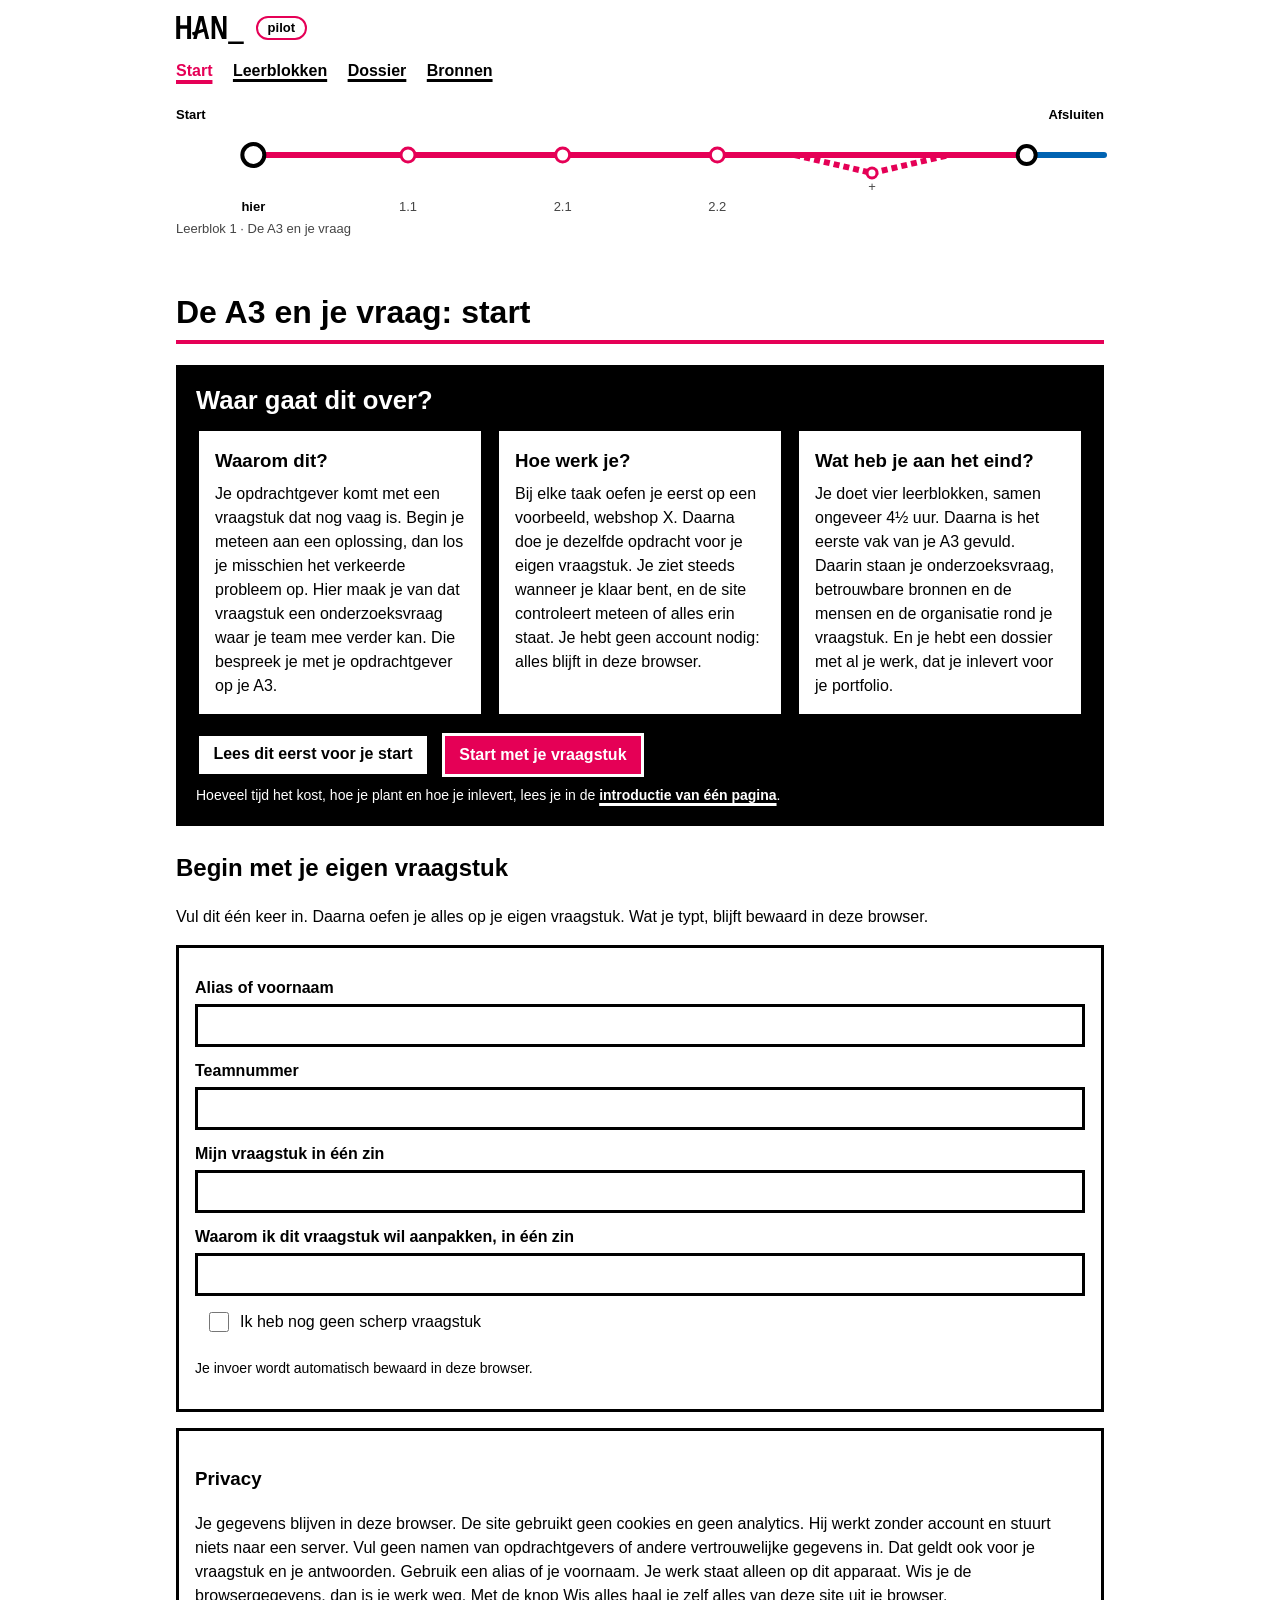
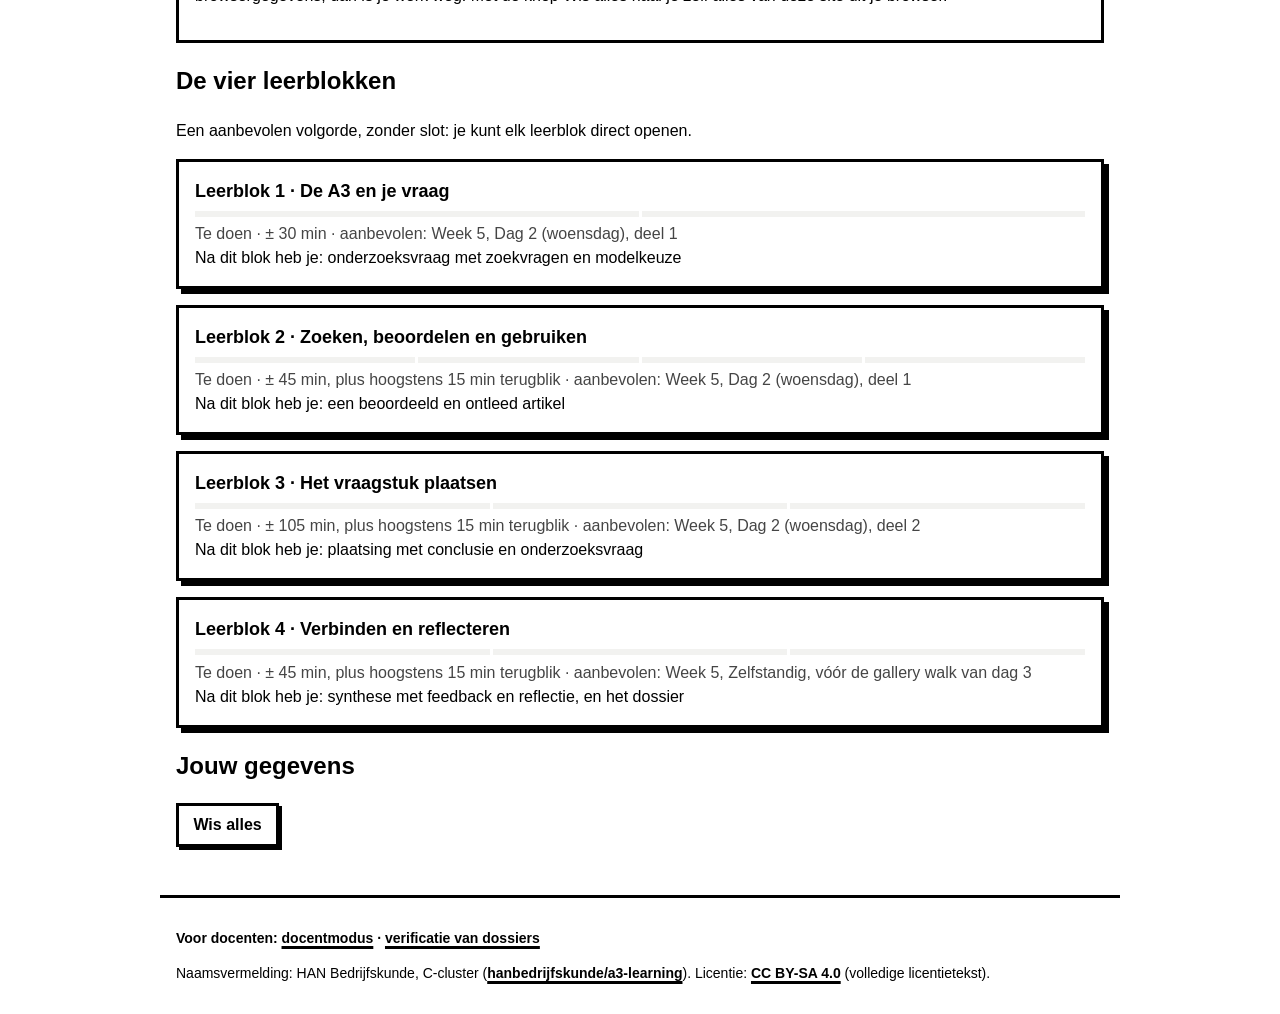
<file: index.html>
<!doctype html>
<html lang="nl">
<head>
<meta charset="utf-8">
<meta name="viewport" content="width=device-width, initial-scale=1">
<title>De A3 en je vraag: start · A3 e-learning</title>
<link rel="icon" href="data:,">
<link rel="stylesheet" href="css/site.css">
<link rel="stylesheet" href="css/print.css" media="print">
</head>
<body>
<a class="skip" href="#inhoud">Naar de inhoud</a>
<header>
<svg class="han-sprite" width="0" height="0" aria-hidden="true"><symbol id="hanlogo" viewBox="0 0 82 34"><g fill="currentColor"><path d="m82 34h-19v-3h18.9895719z"/><path d="m13.2527473 28v-12.420318h-8.48351653v12.420318h-4.76923077v-28h4.75824176v11.3563397h8.48351644v-11.3563397h4.7582418v28z"/><path d="m55.5599506 28-8.1433869-19.77045366h-.1223733l.0778739 19.77045366h-4.3720643v-28h5.5624227l8.065513 19.8898798h.1557479v-19.8898798h4.2163164v28z"/><path d="m33.1342079 0h-5.7320888l-4.5665994 18.7860465-3.8355197 1.324031 1.1972755 3.6682171 1.5469223-.531783-1.1548941 4.7534884h4.2381433l1.536327-6.3271318 7.2790111-2.496124 2.1190716 8.8232558h4.2381433zm-5.7320888 17.2015504 2.723007-11.17829459h.2754793l2.2780021 9.36589149z"/></g></symbol></svg>
<a class="han-logo" href="index.html" aria-label="HAN, naar de startpagina"><svg class="logo" role="img" aria-label="Logo HAN"><use href="#hanlogo"/></svg></a>
<nav aria-label="Hoofdmenu">
<a href="index.html">Start</a>
<a href="index.html#blokken" data-sectie="leerblokken">Leerblokken</a>
<a href="dossier.html">Dossier</a>
<a href="bronnen.html">Bronnen</a>
</nav>
</header>
<main id="inhoud" tabindex="-1">
<h1>De A3 en je vraag: start</h1>
<noscript><p>Deze site heeft JavaScript nodig om je werk te bewaren en te controleren. Zet JavaScript aan in je browser.</p></noscript>
</main>
<footer>
<p class="voor-docenten">Voor docenten: <a href="docent.html">docentmodus</a> · <a href="verificatie.html">verificatie van dossiers</a></p>
<p>Naamsvermelding: HAN Bedrijfskunde, C-cluster (<a href="https://github.com/hanbedrijfskunde/a3-learning">hanbedrijfskunde/a3-learning</a>). Licentie: <a href="LICENSE">CC BY-SA 4.0</a> (volledige licentietekst).</p>
</footer>
<script type="module" src="js/site.js"></script>
<script type="module" src="js/metro.js"></script>
<script type="module" src="js/index-pagina.js"></script>
</body>
</html>
</file>
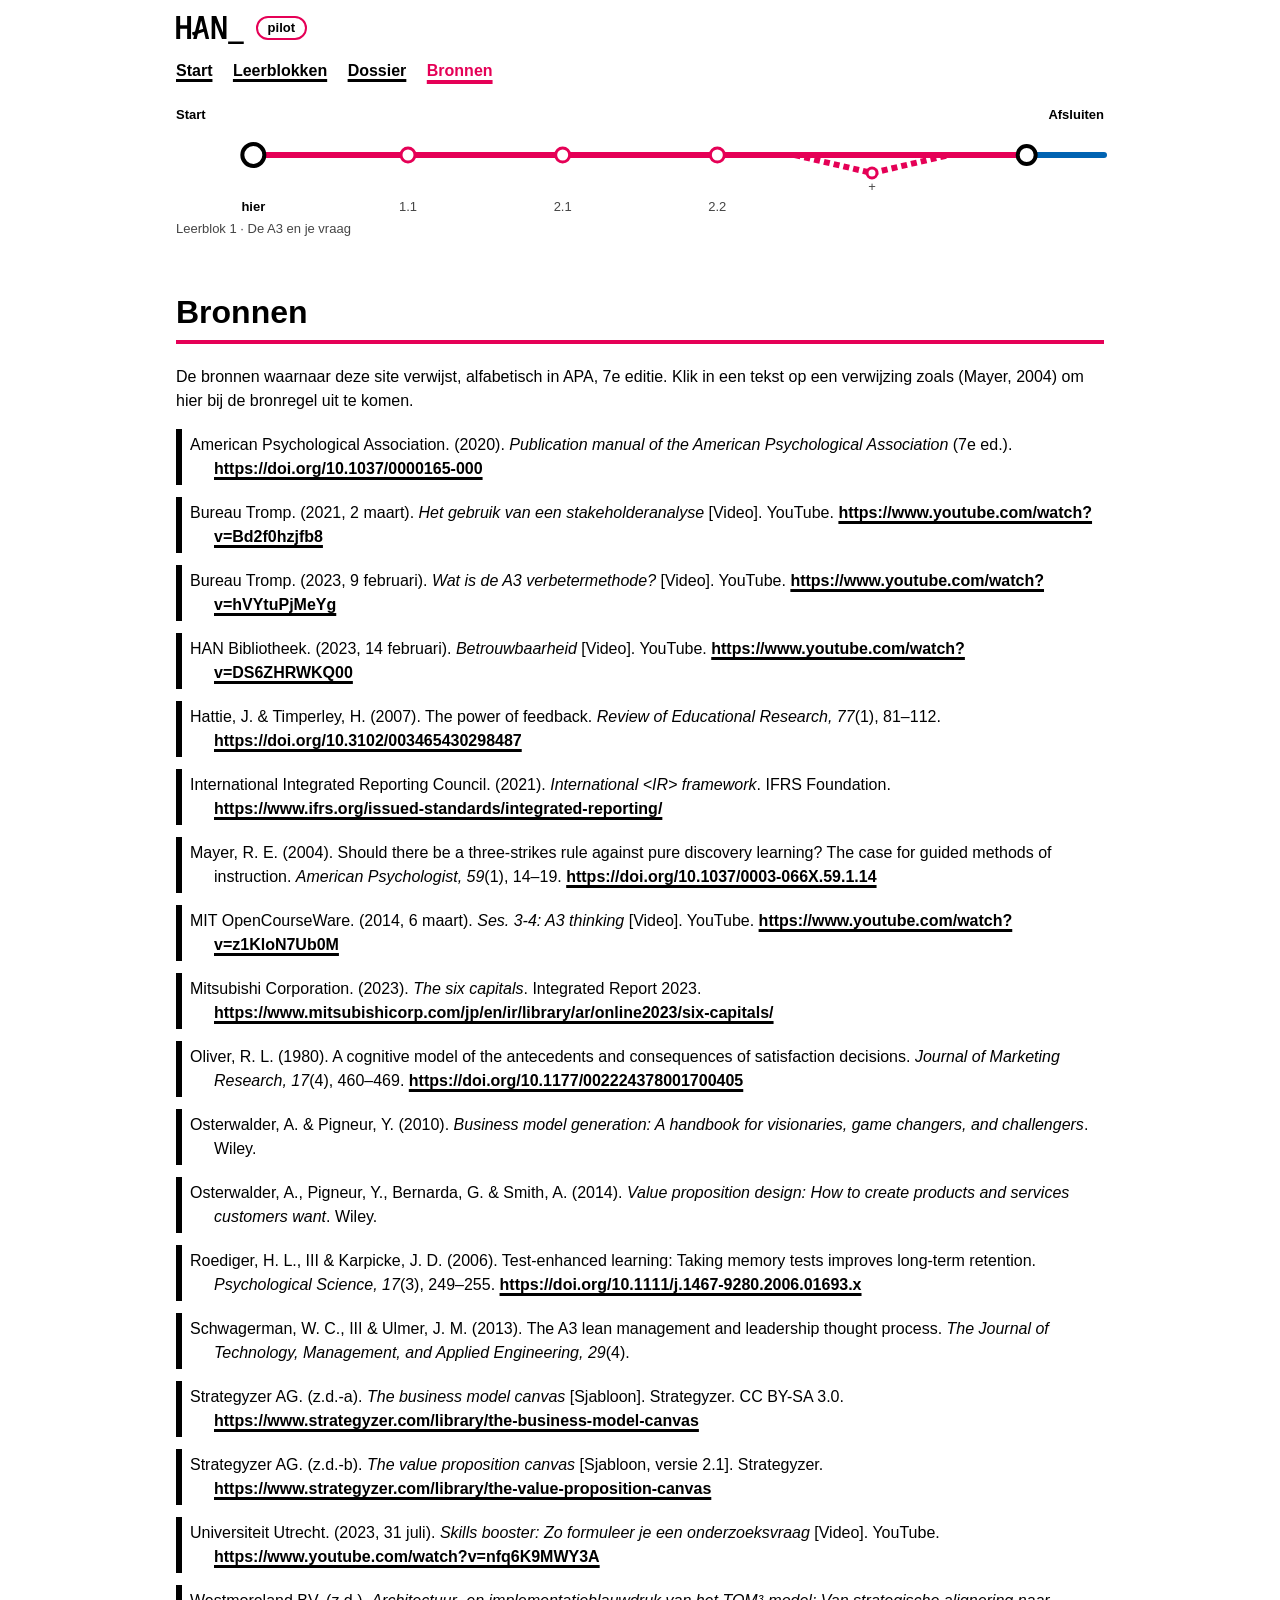
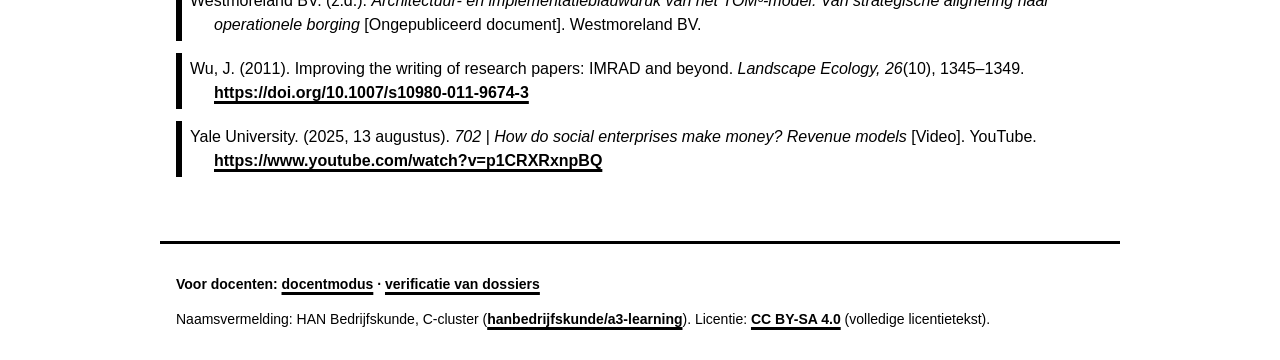
<file: bronnen.html>
<!doctype html>
<html lang="nl">
<head>
<meta charset="utf-8">
<meta name="viewport" content="width=device-width, initial-scale=1">
<title>Bronnen · A3 e-learning</title>
<link rel="icon" href="data:,">
<link rel="stylesheet" href="css/site.css">
<link rel="stylesheet" href="css/print.css" media="print">
</head>
<body>
<a class="skip" href="#inhoud">Naar de inhoud</a>
<header>
<svg class="han-sprite" width="0" height="0" aria-hidden="true"><symbol id="hanlogo" viewBox="0 0 82 34"><g fill="currentColor"><path d="m82 34h-19v-3h18.9895719z"/><path d="m13.2527473 28v-12.420318h-8.48351653v12.420318h-4.76923077v-28h4.75824176v11.3563397h8.48351644v-11.3563397h4.7582418v28z"/><path d="m55.5599506 28-8.1433869-19.77045366h-.1223733l.0778739 19.77045366h-4.3720643v-28h5.5624227l8.065513 19.8898798h.1557479v-19.8898798h4.2163164v28z"/><path d="m33.1342079 0h-5.7320888l-4.5665994 18.7860465-3.8355197 1.324031 1.1972755 3.6682171 1.5469223-.531783-1.1548941 4.7534884h4.2381433l1.536327-6.3271318 7.2790111-2.496124 2.1190716 8.8232558h4.2381433zm-5.7320888 17.2015504 2.723007-11.17829459h.2754793l2.2780021 9.36589149z"/></g></symbol></svg>
<a class="han-logo" href="index.html" aria-label="HAN, naar de startpagina"><svg class="logo" role="img" aria-label="Logo HAN"><use href="#hanlogo"/></svg></a>
<nav aria-label="Hoofdmenu">
<a href="index.html">Start</a>
<a href="index.html#blokken" data-sectie="leerblokken">Leerblokken</a>
<a href="dossier.html">Dossier</a>
<a href="bronnen.html">Bronnen</a>
</nav>
</header>
<main id="inhoud" tabindex="-1">
<h1>Bronnen</h1>
<p>De bronnen waarnaar deze site verwijst, alfabetisch in APA, 7e editie. Klik in een tekst op een verwijzing zoals (Mayer, 2004) om hier bij de bronregel uit te komen.</p>
<noscript><p>Deze pagina heeft JavaScript nodig om de bronnen te tonen. Zet JavaScript aan in je browser.</p></noscript>
<ul id="bronnenlijst" class="bron-lijst"></ul>
</main>
<footer>
<p class="voor-docenten">Voor docenten: <a href="docent.html">docentmodus</a> · <a href="verificatie.html">verificatie van dossiers</a></p>
<p>Naamsvermelding: HAN Bedrijfskunde, C-cluster (<a href="https://github.com/hanbedrijfskunde/a3-learning">hanbedrijfskunde/a3-learning</a>). Licentie: <a href="LICENSE">CC BY-SA 4.0</a> (volledige licentietekst).</p>
</footer>
<script type="module" src="js/site.js"></script>
<script type="module" src="js/metro.js"></script>
<script type="module" src="js/bronnen-pagina.js"></script>
</body>
</html>
</file>
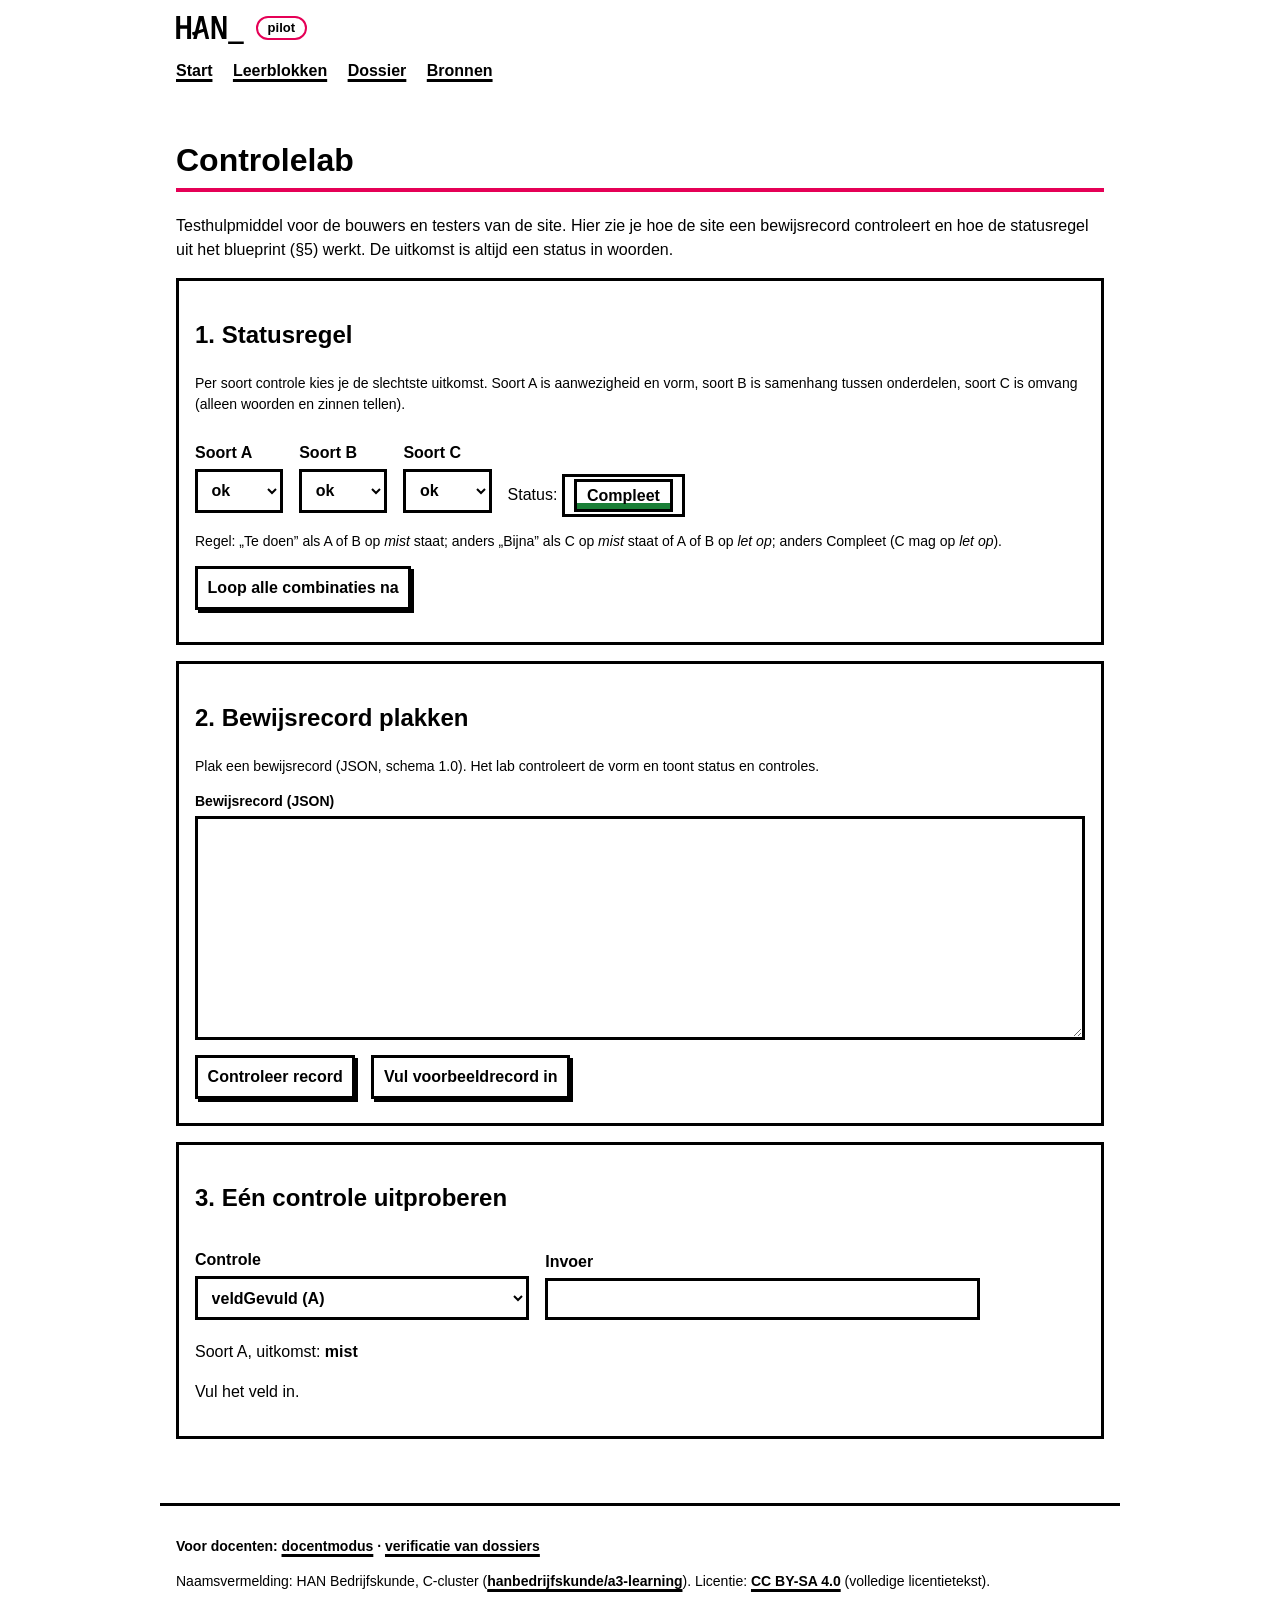
<file: controlelab.html>
<!doctype html>
<html lang="nl">
<head>
<meta charset="utf-8">
<meta name="viewport" content="width=device-width, initial-scale=1">
<meta name="robots" content="noindex">
<title>Controlelab · A3 e-learning</title>
<link rel="icon" href="data:,">
<link rel="stylesheet" href="css/site.css">
<link rel="stylesheet" href="css/print.css" media="print">
<style>
.lab-rij { display:flex; flex-wrap:wrap; gap:1rem; align-items:flex-end; margin:.5rem 0; }
.lab-rij label { display:flex; flex-direction:column; font-weight:700; gap:.25rem; }
select, textarea, input[type="text"], button { font:inherit; border:3px solid var(--zwart); background:var(--wit); color:var(--zwart); padding:.4rem .6rem; border-radius:0; }
textarea { width:100%; min-height:14rem; font-family:ui-monospace,Menlo,monospace; font-size:.875rem; }
button { font-weight:700; cursor:pointer; box-shadow:3px 3px 0 var(--zwart); }
button:hover, button:focus-visible { background:var(--accent); color:var(--wit); }
.status { display:inline-block; border:3px solid var(--zwart); padding:.1rem .6rem; font-weight:700; }
.status-compleet { background:var(--wit); box-shadow:inset 0 -6px 0 var(--groen); }
.status-bijna { background:var(--wit); box-shadow:inset 0 -6px 0 var(--oker); }
.status-nog-niet { background:var(--wit); box-shadow:inset 0 -6px 0 var(--accent); }
table { border-collapse:collapse; width:100%; margin:.5rem 0; }
th, td { border:2px solid var(--zwart); padding:.25rem .5rem; text-align:left; }
th { background:var(--grijs); }
tr.afwijking td { background:var(--roze); }
.fout { color:var(--fout); font-weight:700; }
.let-op { font-weight:700; }
.klein { font-size:.875rem; }
</style>
</head>
<body>
<a class="skip" href="#inhoud">Naar de inhoud</a>
<header>
<svg class="han-sprite" width="0" height="0" aria-hidden="true"><symbol id="hanlogo" viewBox="0 0 82 34"><g fill="currentColor"><path d="m82 34h-19v-3h18.9895719z"/><path d="m13.2527473 28v-12.420318h-8.48351653v12.420318h-4.76923077v-28h4.75824176v11.3563397h8.48351644v-11.3563397h4.7582418v28z"/><path d="m55.5599506 28-8.1433869-19.77045366h-.1223733l.0778739 19.77045366h-4.3720643v-28h5.5624227l8.065513 19.8898798h.1557479v-19.8898798h4.2163164v28z"/><path d="m33.1342079 0h-5.7320888l-4.5665994 18.7860465-3.8355197 1.324031 1.1972755 3.6682171 1.5469223-.531783-1.1548941 4.7534884h4.2381433l1.536327-6.3271318 7.2790111-2.496124 2.1190716 8.8232558h4.2381433zm-5.7320888 17.2015504 2.723007-11.17829459h.2754793l2.2780021 9.36589149z"/></g></symbol></svg>
<a class="han-logo" href="index.html" aria-label="HAN, naar de startpagina"><svg class="logo" role="img" aria-label="Logo HAN"><use href="#hanlogo"/></svg></a>
<nav aria-label="Hoofdmenu">
<a href="index.html">Start</a>
<a href="index.html#blokken" data-sectie="leerblokken">Leerblokken</a>
<a href="dossier.html">Dossier</a>
<a href="bronnen.html">Bronnen</a>
</nav>
</header>
<main id="inhoud" tabindex="-1">
<h1>Controlelab</h1>
<p>Testhulpmiddel voor de bouwers en testers van de site. Hier zie je hoe de site een bewijsrecord controleert en hoe de statusregel uit het blueprint (§5) werkt. De uitkomst is altijd een status in woorden.</p>

<section class="kaart" aria-labelledby="h-status">
<h2 id="h-status">1. Statusregel</h2>
<p class="klein">Per soort controle kies je de slechtste uitkomst. Soort A is aanwezigheid en vorm, soort B is samenhang tussen onderdelen, soort C is omvang (alleen woorden en zinnen tellen).</p>
<div class="lab-rij">
<label>Soort A <select id="sel-A"></select></label>
<label>Soort B <select id="sel-B"></select></label>
<label>Soort C <select id="sel-C"></select></label>
<div>Status: <span id="uit-status" class="status" aria-live="polite"></span></div>
</div>
<p class="klein">Regel: „Te doen” als A of B op <em>mist</em> staat; anders „Bijna” als C op <em>mist</em> staat of A of B op <em>let op</em>; anders Compleet (C mag op <em>let op</em>).</p>
<button type="button" id="knop-alle">Loop alle combinaties na</button>
<p id="uit-nalopen" aria-live="polite"></p>
<table id="tabel-nalopen" hidden>
<thead><tr><th>Soort A</th><th>Soort B</th><th>Soort C</th><th>Verwacht (§5)</th><th>Berekend</th><th>Vergelijking</th></tr></thead>
<tbody></tbody>
</table>
</section>

<section class="kaart" aria-labelledby="h-record">
<h2 id="h-record">2. Bewijsrecord plakken</h2>
<p class="klein">Plak een bewijsrecord (JSON, schema 1.0). Het lab controleert de vorm en toont status en controles.</p>
<label for="in-record" class="klein">Bewijsrecord (JSON)</label>
<textarea id="in-record" spellcheck="false"></textarea>
<div class="lab-rij">
<button type="button" id="knop-record">Controleer record</button>
<button type="button" id="knop-voorbeeld">Vul voorbeeldrecord in</button>
</div>
<div id="uit-record" aria-live="polite"></div>
</section>

<section class="kaart" aria-labelledby="h-controle">
<h2 id="h-controle">3. Eén controle uitproberen</h2>
<div class="lab-rij">
<label>Controle <select id="sel-controle"></select></label>
<label>Invoer <input type="text" id="in-controle" size="40" autocomplete="off"></label>
</div>
<div id="uit-controle" aria-live="polite"></div>
</section>
</main>
<footer>
<p class="voor-docenten">Voor docenten: <a href="docent.html">docentmodus</a> · <a href="verificatie.html">verificatie van dossiers</a></p>
<p>Naamsvermelding: HAN Bedrijfskunde, C-cluster (<a href="https://github.com/hanbedrijfskunde/a3-learning">hanbedrijfskunde/a3-learning</a>). Licentie: <a href="LICENSE">CC BY-SA 4.0</a> (volledige licentietekst).</p>
</footer>
<script type="module" src="js/site.js"></script>
<script type="module">
import { bepaalStatus, STATUS_TEKST } from './js/status.js';
import { RESULTATEN, valideer } from './js/schema.js';
import { veldGevuld, keuzeUitLijst, eindigtOp, minWoorden, minZinnen } from './js/checks/core.js';

const $ = (id) => document.getElementById(id);
const statusHtml = (status) => {
  const s = document.createElement('span');
  s.className = `status status-${status.replace(' ', '-')}`;
  s.textContent = STATUS_TEKST[status];
  return s;
};
const zet = (el, ...kinderen) => { el.replaceChildren(...kinderen); };
const tekst = (t, klasse) => { const p = document.createElement('p'); p.textContent = t; if (klasse) p.className = klasse; return p; };

// --- 1. Statusregel
for (const soort of ['A', 'B', 'C']) {
  const sel = $(`sel-${soort}`);
  for (const r of RESULTATEN) sel.append(new Option(r, r));
  sel.addEventListener('change', toonStatus);
}
const berekend = (a, b, c) => bepaalStatus([
  { id: 'a', soort: 'A', resultaat: a }, { id: 'b', soort: 'B', resultaat: b }, { id: 'c', soort: 'C', resultaat: c },
]);
function toonStatus() {
  zet($('uit-status'), statusHtml(berekend($('sel-A').value, $('sel-B').value, $('sel-C').value)));
}
toonStatus();

$('knop-alle').addEventListener('click', async () => {
  const uit = $('uit-nalopen');
  try {
    const { regels } = await (await fetch('data/statustabel.json')).json();
    const body = $('tabel-nalopen').tBodies[0];
    body.replaceChildren();
    let afwijkingen = 0;
    for (const r of regels) {
      const eigen = berekend(r.A, r.B, r.C);
      const klopt = eigen === r.status;
      if (!klopt) afwijkingen += 1;
      const tr = body.insertRow();
      if (!klopt) tr.className = 'afwijking';
      for (const w of [r.A, r.B, r.C]) tr.insertCell().textContent = w;
      tr.insertCell().append(statusHtml(r.status));
      tr.insertCell().append(statusHtml(eigen));
      tr.insertCell().textContent = klopt ? 'gelijk' : 'AFWIJKING';
    }
    $('tabel-nalopen').hidden = false;
    uit.textContent = afwijkingen === 0
      ? 'Alle combinaties komen overeen met de tabel uit §5.'
      : 'Let op: er zijn combinaties die afwijken van de tabel uit §5 (gemarkeerd).';
    uit.className = afwijkingen === 0 ? '' : 'fout';
  } catch (e) {
    uit.textContent = 'De tabel uit §5 kon niet worden geladen.';
    uit.className = 'fout';
  }
});

// --- 2. Bewijsrecord
const VOORBEELD = {
  schema: '1.0', id: 'EV-01', taak: '2.1', leerblok: 1, luk: [1], bc: ['BC1'],
  inhoud: { gebruiker: 'Een klantenservicemedewerker', pain: 'Klanten bellen opnieuw over dezelfde retour', waarde: 'Klanten voelen zich sneller geholpen', kapitalen: ['sociaal'] },
  controles: [{ id: 'velden-gevuld', resultaat: 'ok' }, { id: 'niet-financieel-kapitaal', resultaat: 'ok' }],
  status: 'compleet', voorlopig: false, versie: 3, bijgewerkt: '2026-09-30T14:02:11+02:00', elearning: '0.1.0',
};
$('knop-voorbeeld').addEventListener('click', () => { $('in-record').value = JSON.stringify(VOORBEELD, null, 2); });
$('knop-record').addEventListener('click', () => {
  const uit = $('uit-record');
  let record;
  try { record = JSON.parse($('in-record').value); }
  catch (e) { zet(uit, tekst('Dit is geen geldige JSON. Controleer haakjes en aanhalingstekens.', 'fout')); return; }
  const { geldig, fouten } = valideer(record);
  if (!geldig) {
    const ul = document.createElement('ul');
    for (const f of fouten) { const li = document.createElement('li'); li.textContent = f; ul.append(li); }
    zet(uit, tekst('Het record voldoet niet aan schema 1.0.', 'fout'), ul);
    return;
  }
  const kop = document.createElement('p');
  kop.append(`Record ${record.id} (taak ${record.taak}) voldoet aan schema 1.0. Status: `, statusHtml(record.status));
  const tabel = document.createElement('table');
  tabel.innerHTML = '<thead><tr><th>Controle</th><th>Uitkomst</th></tr></thead>';
  const body = tabel.createTBody();
  for (const c of record.controles) {
    const tr = body.insertRow();
    tr.insertCell().textContent = c.id;
    tr.insertCell().textContent = c.resultaat;
  }
  const inh = document.createElement('pre');
  inh.className = 'klein';
  inh.textContent = JSON.stringify(record.inhoud, null, 2);
  zet(uit, kop, tabel, tekst('Ingevulde inhoud:', 'klein'), inh);
});

// --- 3. Eén controle
const PROEF = {
  'veldGevuld (A)': veldGevuld({ id: 'veld-gevuld', veld: 'v', label: 'het veld' }),
  'keuzeUitLijst (A: rood, groen, blauw)': keuzeUitLijst({ id: 'keuze', veld: 'v', label: 'een kleur', toegestaan: ['rood', 'groen', 'blauw'] }),
  'eindigtOp (A: vraagteken)': eindigtOp({ id: 'vraagteken', veld: 'v', label: 'de zoekvraag', tekens: ['?'] }),
  'minWoorden (C: minstens 4 woorden)': minWoorden({ id: 'woorden', veld: 'v', label: 'de tekst', min: 4 }),
  'minZinnen (C: minstens 2 zinnen)': minZinnen({ id: 'zinnen', veld: 'v', label: 'de tekst', min: 2 }),
};
for (const naam of Object.keys(PROEF)) $('sel-controle').append(new Option(naam, naam));
function toonControle() {
  const r = PROEF[$('sel-controle').value]({ v: $('in-controle').value }, {});
  const regel = document.createElement('p');
  regel.append(`Soort ${r.soort}, uitkomst: `);
  const b = document.createElement('strong');
  b.textContent = r.resultaat;
  regel.append(b);
  zet($('uit-controle'), regel, tekst(r.melding || 'Niets aan te merken.'));
}
$('sel-controle').addEventListener('change', toonControle);
$('in-controle').addEventListener('input', toonControle);
toonControle();
</script>
</body>
</html>
</file>
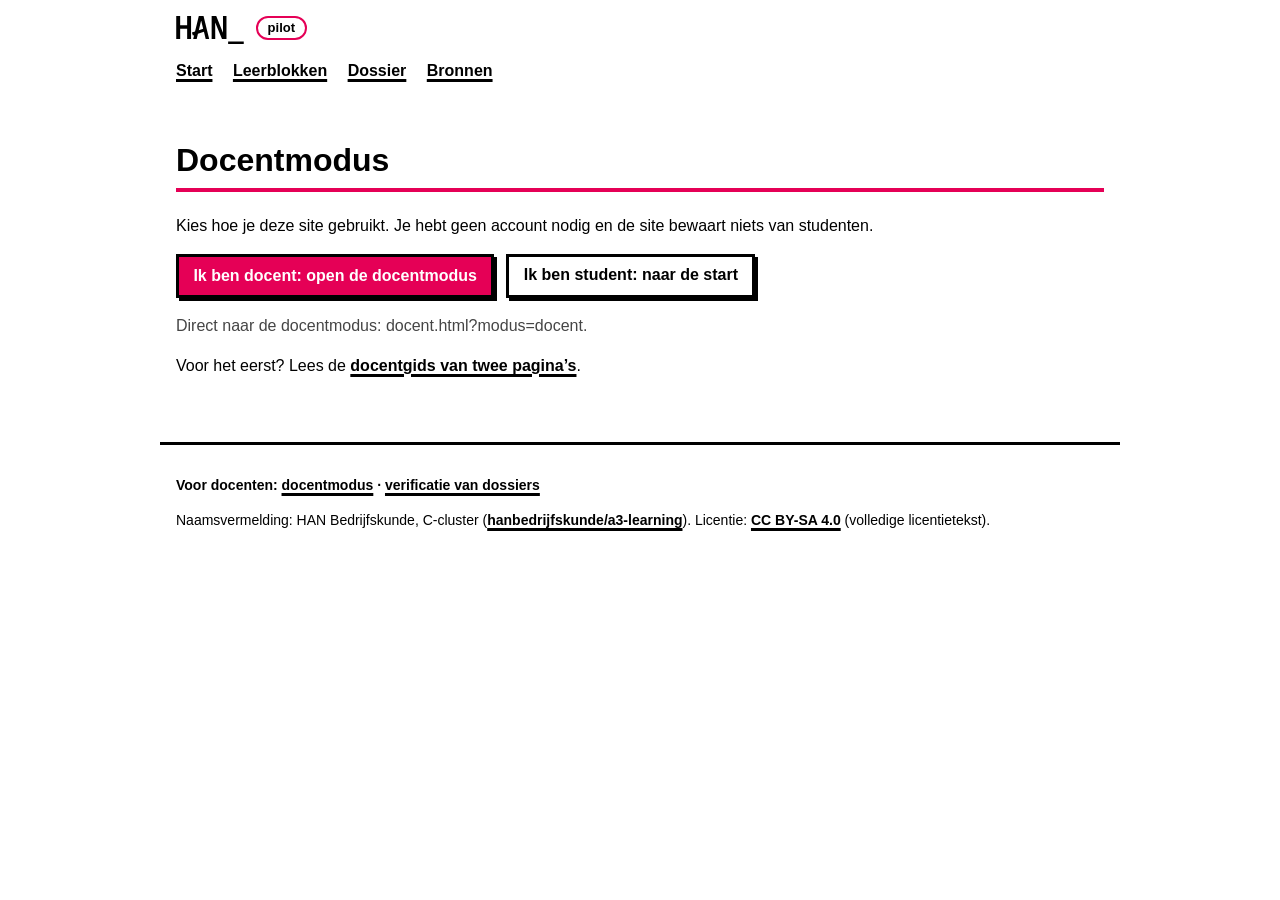
<file: docent.html>
<!doctype html>
<html lang="nl">
<head>
<meta charset="utf-8">
<meta name="viewport" content="width=device-width, initial-scale=1">
<title>Docentmodus · A3 e-learning</title>
<link rel="icon" href="data:,">
<meta http-equiv="Content-Security-Policy" content="default-src 'none'; script-src 'self'; style-src 'self'; connect-src 'self'; media-src 'self'; img-src 'self' data:; base-uri 'none'; form-action 'none'">
<link rel="stylesheet" href="css/site.css">
<link rel="stylesheet" href="css/docent.css">
<link rel="stylesheet" href="css/print.css" media="print">
</head>
<body>
<a class="skip" href="#inhoud">Naar de inhoud</a>
<header>
<svg class="han-sprite" width="0" height="0" aria-hidden="true"><symbol id="hanlogo" viewBox="0 0 82 34"><g fill="currentColor"><path d="m82 34h-19v-3h18.9895719z"/><path d="m13.2527473 28v-12.420318h-8.48351653v12.420318h-4.76923077v-28h4.75824176v11.3563397h8.48351644v-11.3563397h4.7582418v28z"/><path d="m55.5599506 28-8.1433869-19.77045366h-.1223733l.0778739 19.77045366h-4.3720643v-28h5.5624227l8.065513 19.8898798h.1557479v-19.8898798h4.2163164v28z"/><path d="m33.1342079 0h-5.7320888l-4.5665994 18.7860465-3.8355197 1.324031 1.1972755 3.6682171 1.5469223-.531783-1.1548941 4.7534884h4.2381433l1.536327-6.3271318 7.2790111-2.496124 2.1190716 8.8232558h4.2381433zm-5.7320888 17.2015504 2.723007-11.17829459h.2754793l2.2780021 9.36589149z"/></g></symbol></svg>
<a class="han-logo" href="index.html" aria-label="HAN, naar de startpagina"><svg class="logo" role="img" aria-label="Logo HAN"><use href="#hanlogo"/></svg></a>
<nav aria-label="Hoofdmenu">
<a href="index.html">Start</a>
<a href="index.html#blokken" data-sectie="leerblokken">Leerblokken</a>
<a href="dossier.html">Dossier</a>
<a href="bronnen.html">Bronnen</a>
</nav>
</header>
<main id="inhoud" tabindex="-1">
<h1>Docentmodus</h1>
<noscript><p>De docentmodus heeft JavaScript nodig voor de klok en de kaarten. Zet JavaScript aan in je browser.</p></noscript>
</main>
<footer>
<p class="voor-docenten">Voor docenten: <a href="docent.html">docentmodus</a> · <a href="verificatie.html">verificatie van dossiers</a></p>
<p>Naamsvermelding: HAN Bedrijfskunde, C-cluster (<a href="https://github.com/hanbedrijfskunde/a3-learning">hanbedrijfskunde/a3-learning</a>). Licentie: <a href="LICENSE">CC BY-SA 4.0</a> (volledige licentietekst).</p>
</footer>
<script type="module" src="js/site.js"></script>
<script type="module" src="js/docent/pagina.js"></script>
</body>
</html>
</file>
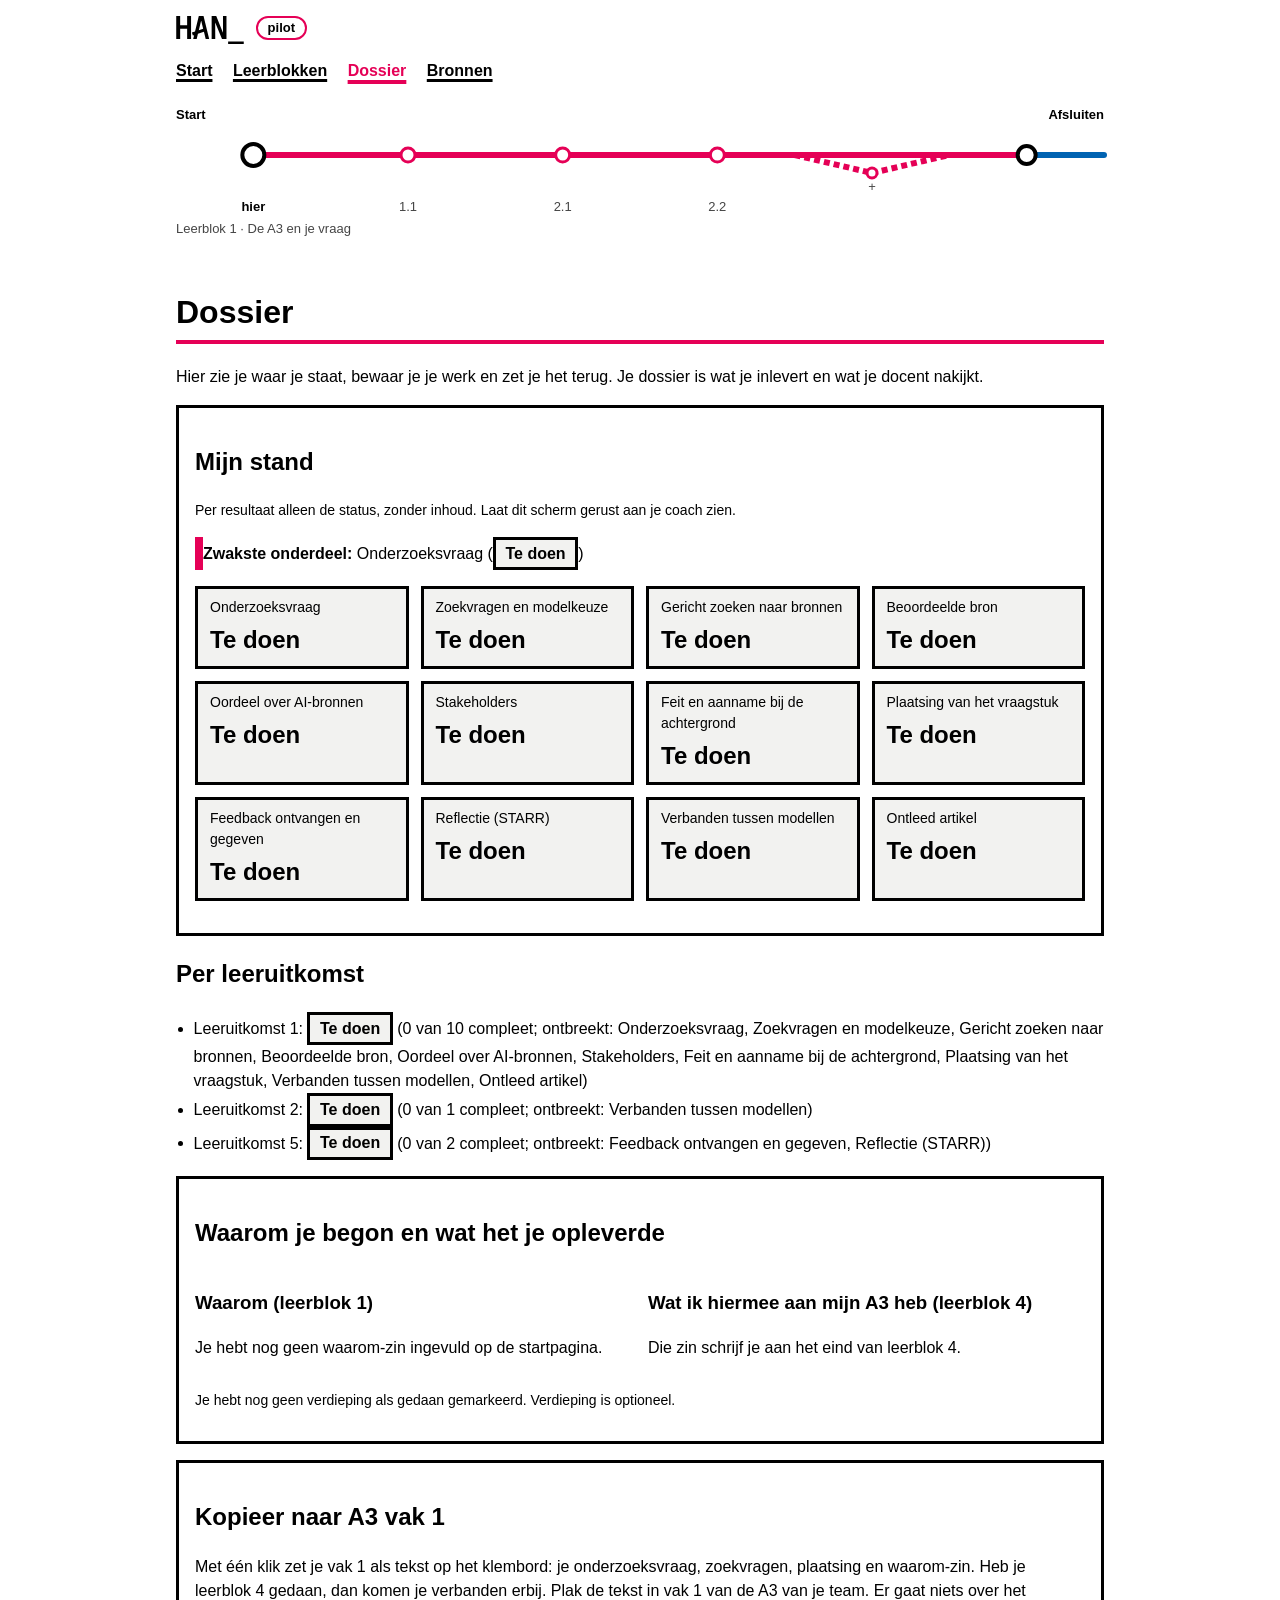
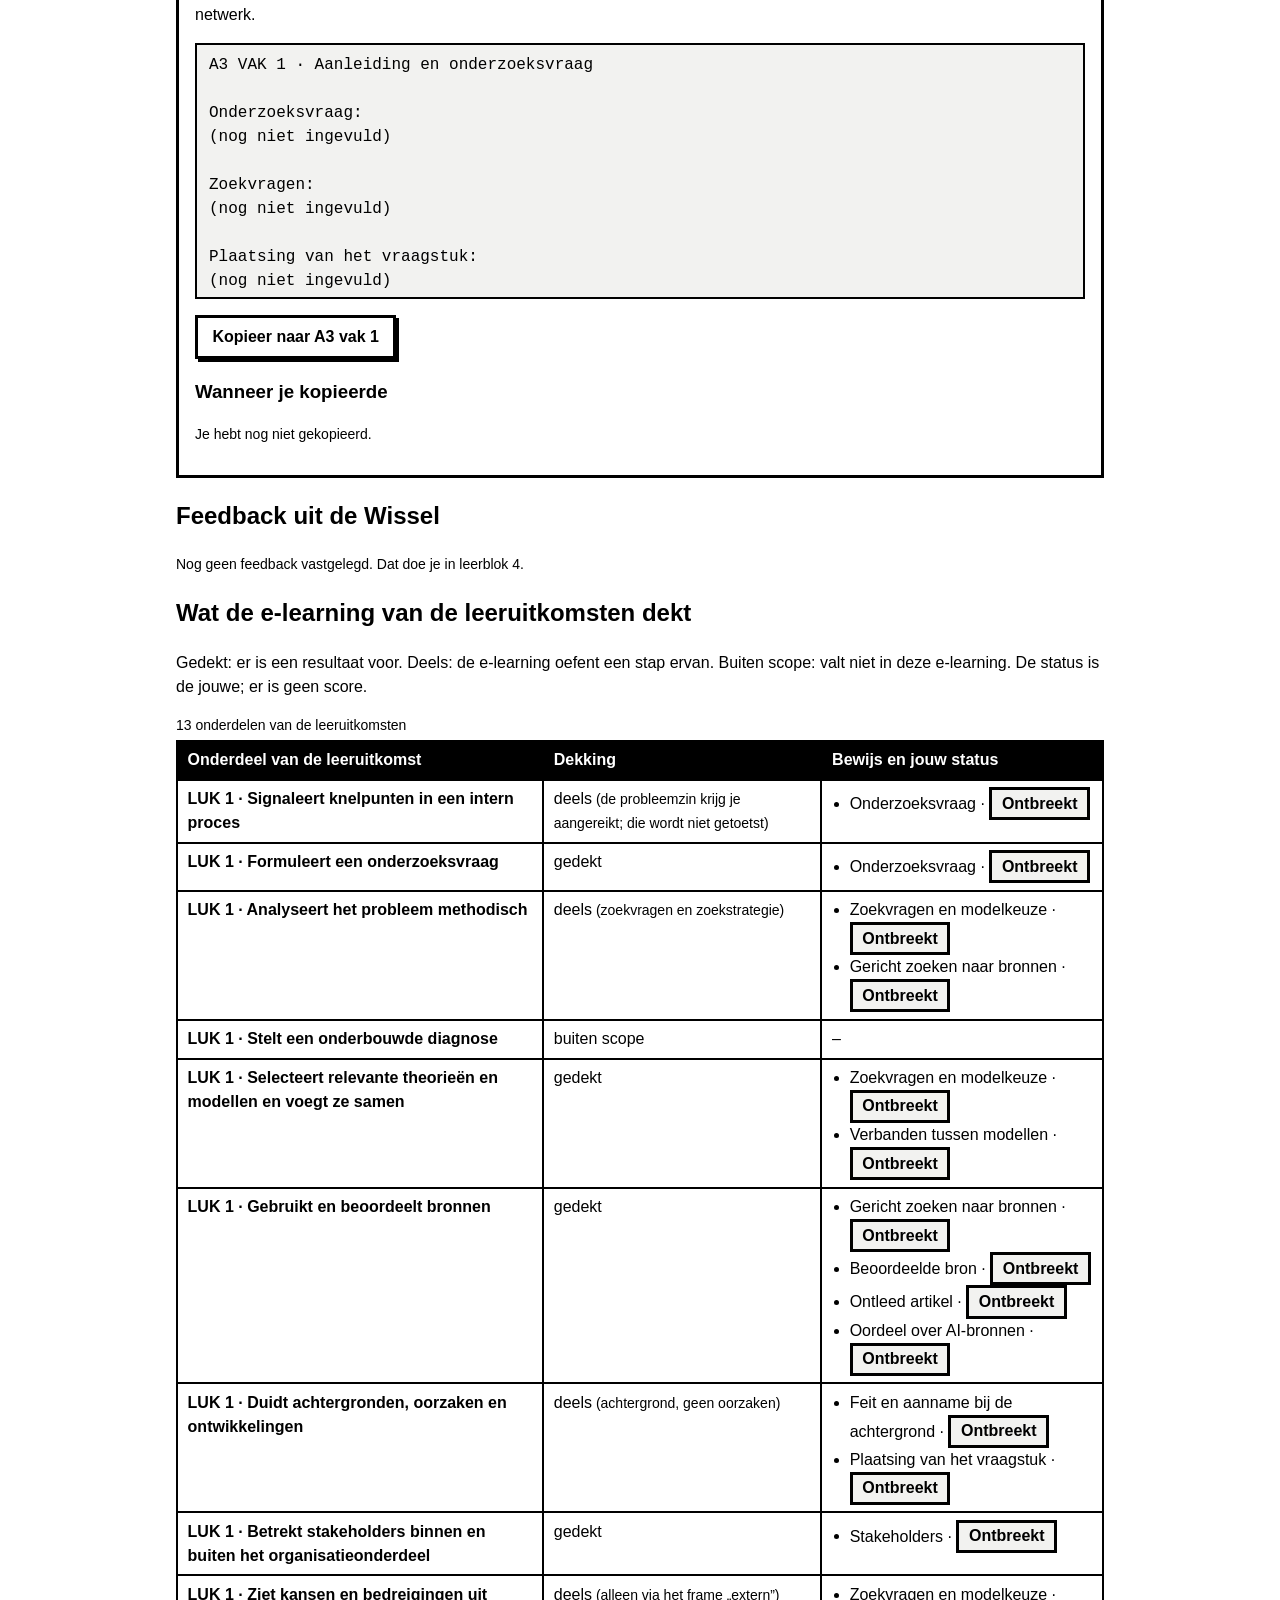
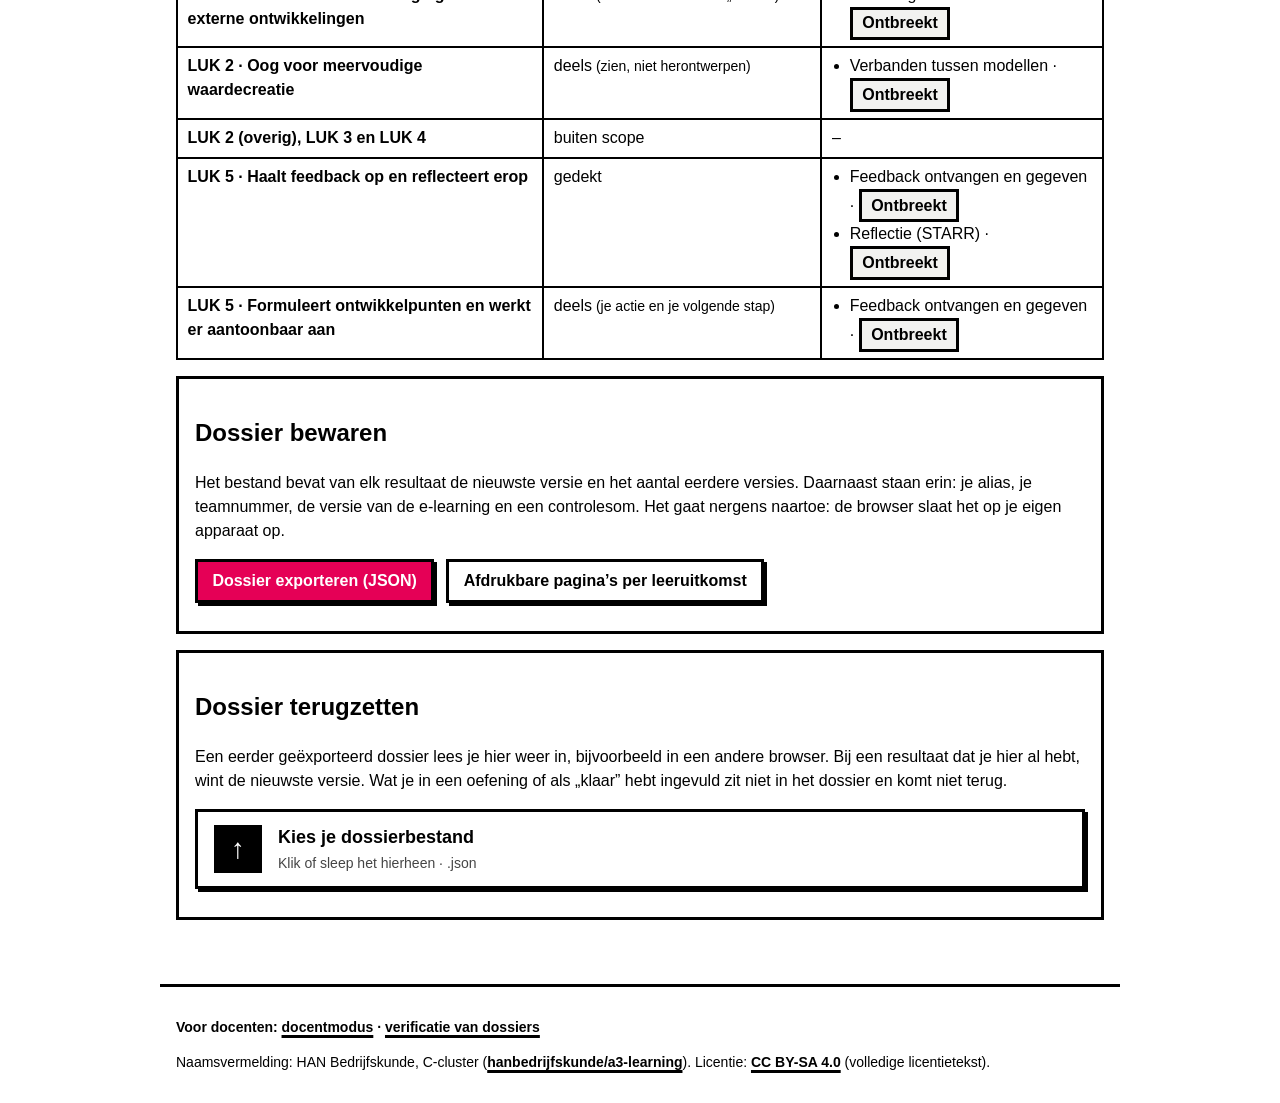
<file: dossier.html>
<!doctype html>
<html lang="nl">
<head>
<meta charset="utf-8">
<meta name="viewport" content="width=device-width, initial-scale=1">
<meta http-equiv="Content-Security-Policy" content="default-src 'none'; script-src 'self'; style-src 'self'; connect-src 'self'; img-src 'self' data:; base-uri 'none'; form-action 'none'">
<title>Dossier · A3 e-learning</title>
<link rel="icon" href="data:,">
<link rel="stylesheet" href="css/site.css">
<link rel="stylesheet" href="css/print.css" media="print">
</head>
<body>
<a class="skip" href="#inhoud">Naar de inhoud</a>
<header>
<svg class="han-sprite" width="0" height="0" aria-hidden="true"><symbol id="hanlogo" viewBox="0 0 82 34"><g fill="currentColor"><path d="m82 34h-19v-3h18.9895719z"/><path d="m13.2527473 28v-12.420318h-8.48351653v12.420318h-4.76923077v-28h4.75824176v11.3563397h8.48351644v-11.3563397h4.7582418v28z"/><path d="m55.5599506 28-8.1433869-19.77045366h-.1223733l.0778739 19.77045366h-4.3720643v-28h5.5624227l8.065513 19.8898798h.1557479v-19.8898798h4.2163164v28z"/><path d="m33.1342079 0h-5.7320888l-4.5665994 18.7860465-3.8355197 1.324031 1.1972755 3.6682171 1.5469223-.531783-1.1548941 4.7534884h4.2381433l1.536327-6.3271318 7.2790111-2.496124 2.1190716 8.8232558h4.2381433zm-5.7320888 17.2015504 2.723007-11.17829459h.2754793l2.2780021 9.36589149z"/></g></symbol></svg>
<a class="han-logo" href="index.html" aria-label="HAN, naar de startpagina"><svg class="logo" role="img" aria-label="Logo HAN"><use href="#hanlogo"/></svg></a>
<nav aria-label="Hoofdmenu">
<a href="index.html">Start</a>
<a href="index.html#blokken" data-sectie="leerblokken">Leerblokken</a>
<a href="dossier.html">Dossier</a>
<a href="bronnen.html">Bronnen</a>
</nav>
</header>
<main id="inhoud" tabindex="-1">
<h1>Dossier</h1>
<noscript><p>Deze pagina heeft JavaScript nodig.</p></noscript>
</main>
<footer>
<p class="voor-docenten">Voor docenten: <a href="docent.html">docentmodus</a> · <a href="verificatie.html">verificatie van dossiers</a></p>
<p>Naamsvermelding: HAN Bedrijfskunde, C-cluster (<a href="https://github.com/hanbedrijfskunde/a3-learning">hanbedrijfskunde/a3-learning</a>). Licentie: <a href="LICENSE">CC BY-SA 4.0</a> (volledige licentietekst).</p>
</footer>
<script type="module" src="js/site.js"></script>
<script type="module" src="js/metro.js"></script>
<script type="module" src="js/dossier-pagina.js"></script>
</body>
</html>
</file>
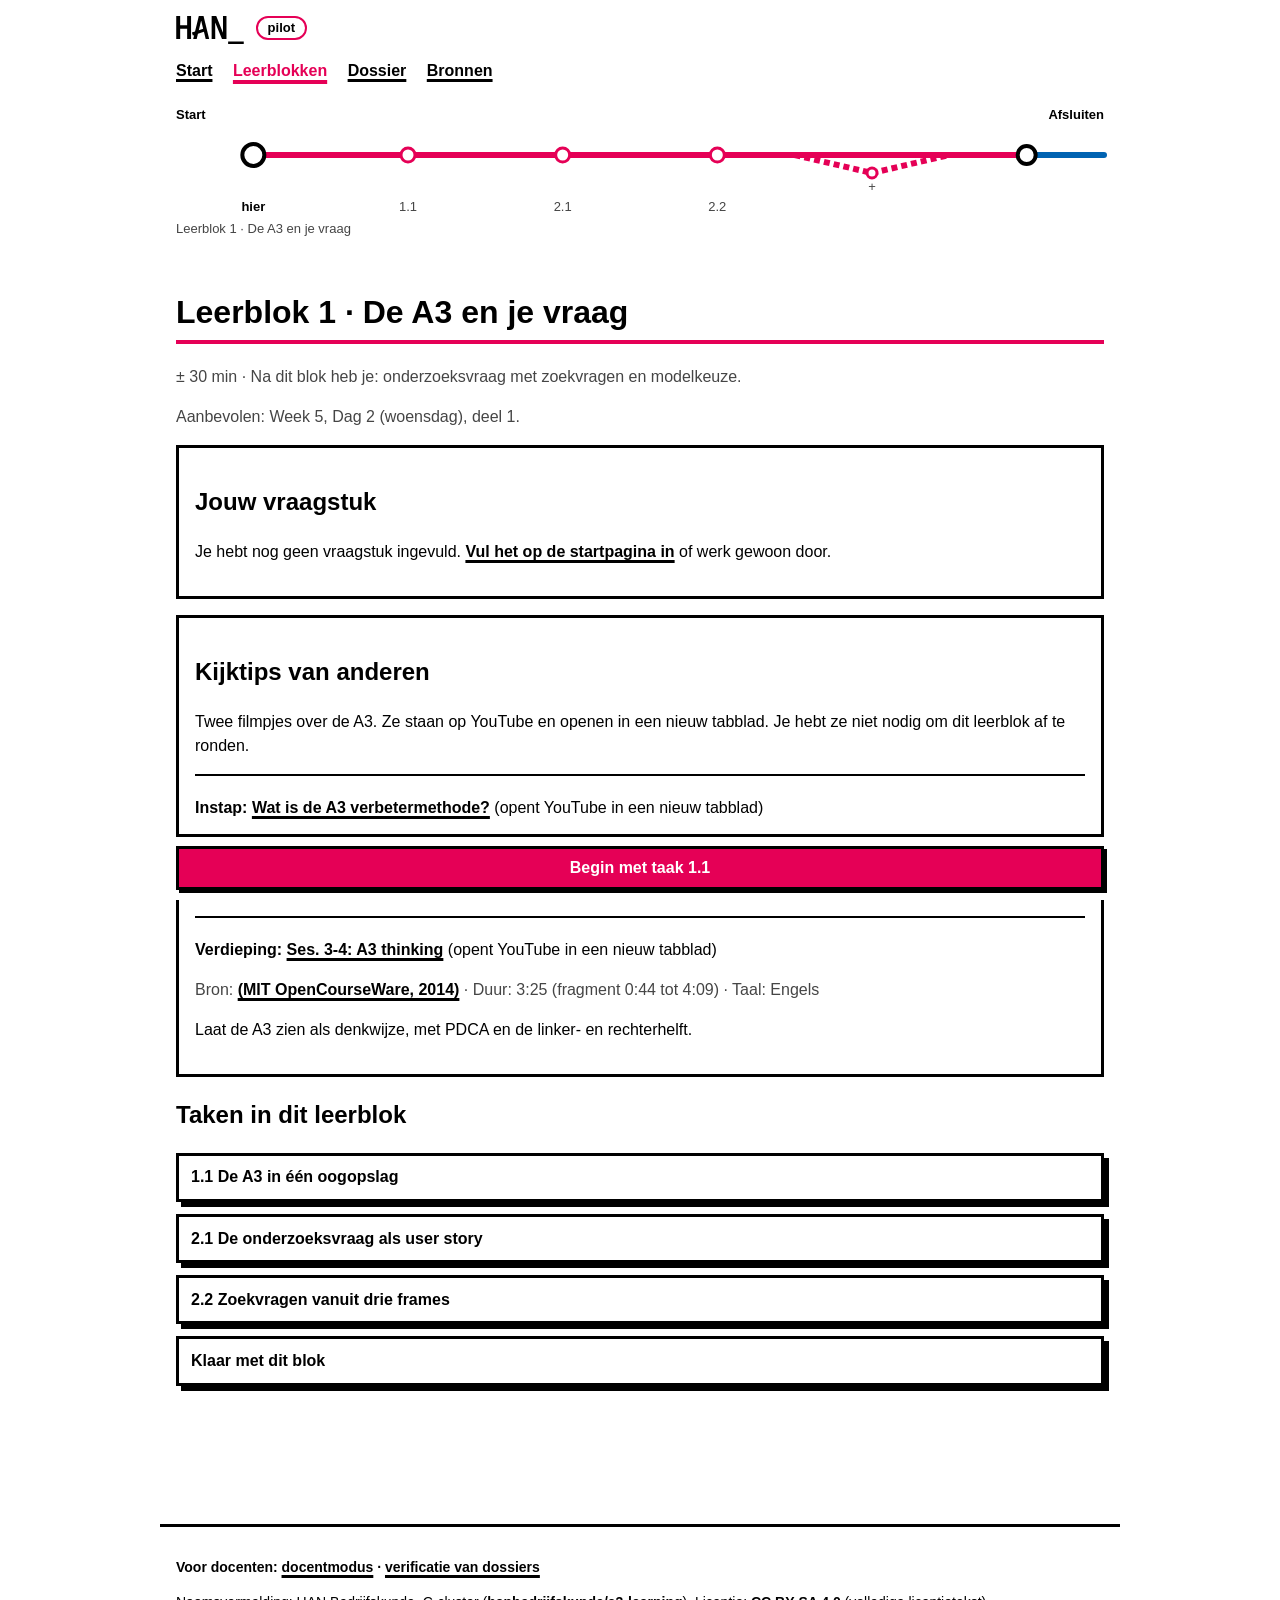
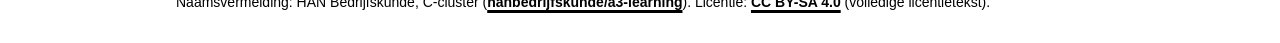
<file: leerblok-1.html>
<!doctype html>
<html lang="nl">
<head>
<meta charset="utf-8">
<meta name="viewport" content="width=device-width, initial-scale=1">
<title>Leerblok 1 · De A3 en je vraag · A3 e-learning</title>
<link rel="icon" href="data:,">
<link rel="stylesheet" href="css/site.css">
<link rel="stylesheet" href="css/print.css" media="print">
</head>
<body data-leerblok="1">
<a class="skip" href="#inhoud">Naar de inhoud</a>
<header>
<svg class="han-sprite" width="0" height="0" aria-hidden="true"><symbol id="hanlogo" viewBox="0 0 82 34"><g fill="currentColor"><path d="m82 34h-19v-3h18.9895719z"/><path d="m13.2527473 28v-12.420318h-8.48351653v12.420318h-4.76923077v-28h4.75824176v11.3563397h8.48351644v-11.3563397h4.7582418v28z"/><path d="m55.5599506 28-8.1433869-19.77045366h-.1223733l.0778739 19.77045366h-4.3720643v-28h5.5624227l8.065513 19.8898798h.1557479v-19.8898798h4.2163164v28z"/><path d="m33.1342079 0h-5.7320888l-4.5665994 18.7860465-3.8355197 1.324031 1.1972755 3.6682171 1.5469223-.531783-1.1548941 4.7534884h4.2381433l1.536327-6.3271318 7.2790111-2.496124 2.1190716 8.8232558h4.2381433zm-5.7320888 17.2015504 2.723007-11.17829459h.2754793l2.2780021 9.36589149z"/></g></symbol></svg>
<a class="han-logo" href="index.html" aria-label="HAN, naar de startpagina"><svg class="logo" role="img" aria-label="Logo HAN"><use href="#hanlogo"/></svg></a>
<nav aria-label="Hoofdmenu">
<a href="index.html">Start</a>
<a href="index.html#blokken" data-sectie="leerblokken">Leerblokken</a>
<a href="dossier.html">Dossier</a>
<a href="bronnen.html">Bronnen</a>
</nav>
</header>
<main id="inhoud" tabindex="-1">
<h1>Leerblok 1 · De A3 en je vraag</h1>
<noscript><p>Deze site heeft JavaScript nodig om je werk te bewaren en te controleren. Zet JavaScript aan in je browser.</p></noscript>
</main>
<footer>
<p class="voor-docenten">Voor docenten: <a href="docent.html">docentmodus</a> · <a href="verificatie.html">verificatie van dossiers</a></p>
<p>Naamsvermelding: HAN Bedrijfskunde, C-cluster (<a href="https://github.com/hanbedrijfskunde/a3-learning">hanbedrijfskunde/a3-learning</a>). Licentie: <a href="LICENSE">CC BY-SA 4.0</a> (volledige licentietekst).</p>
</footer>
<script type="module" src="js/site.js"></script>
<script type="module" src="js/metro.js"></script>
<script type="module" src="js/leerblok.js"></script>
</body>
</html>
</file>
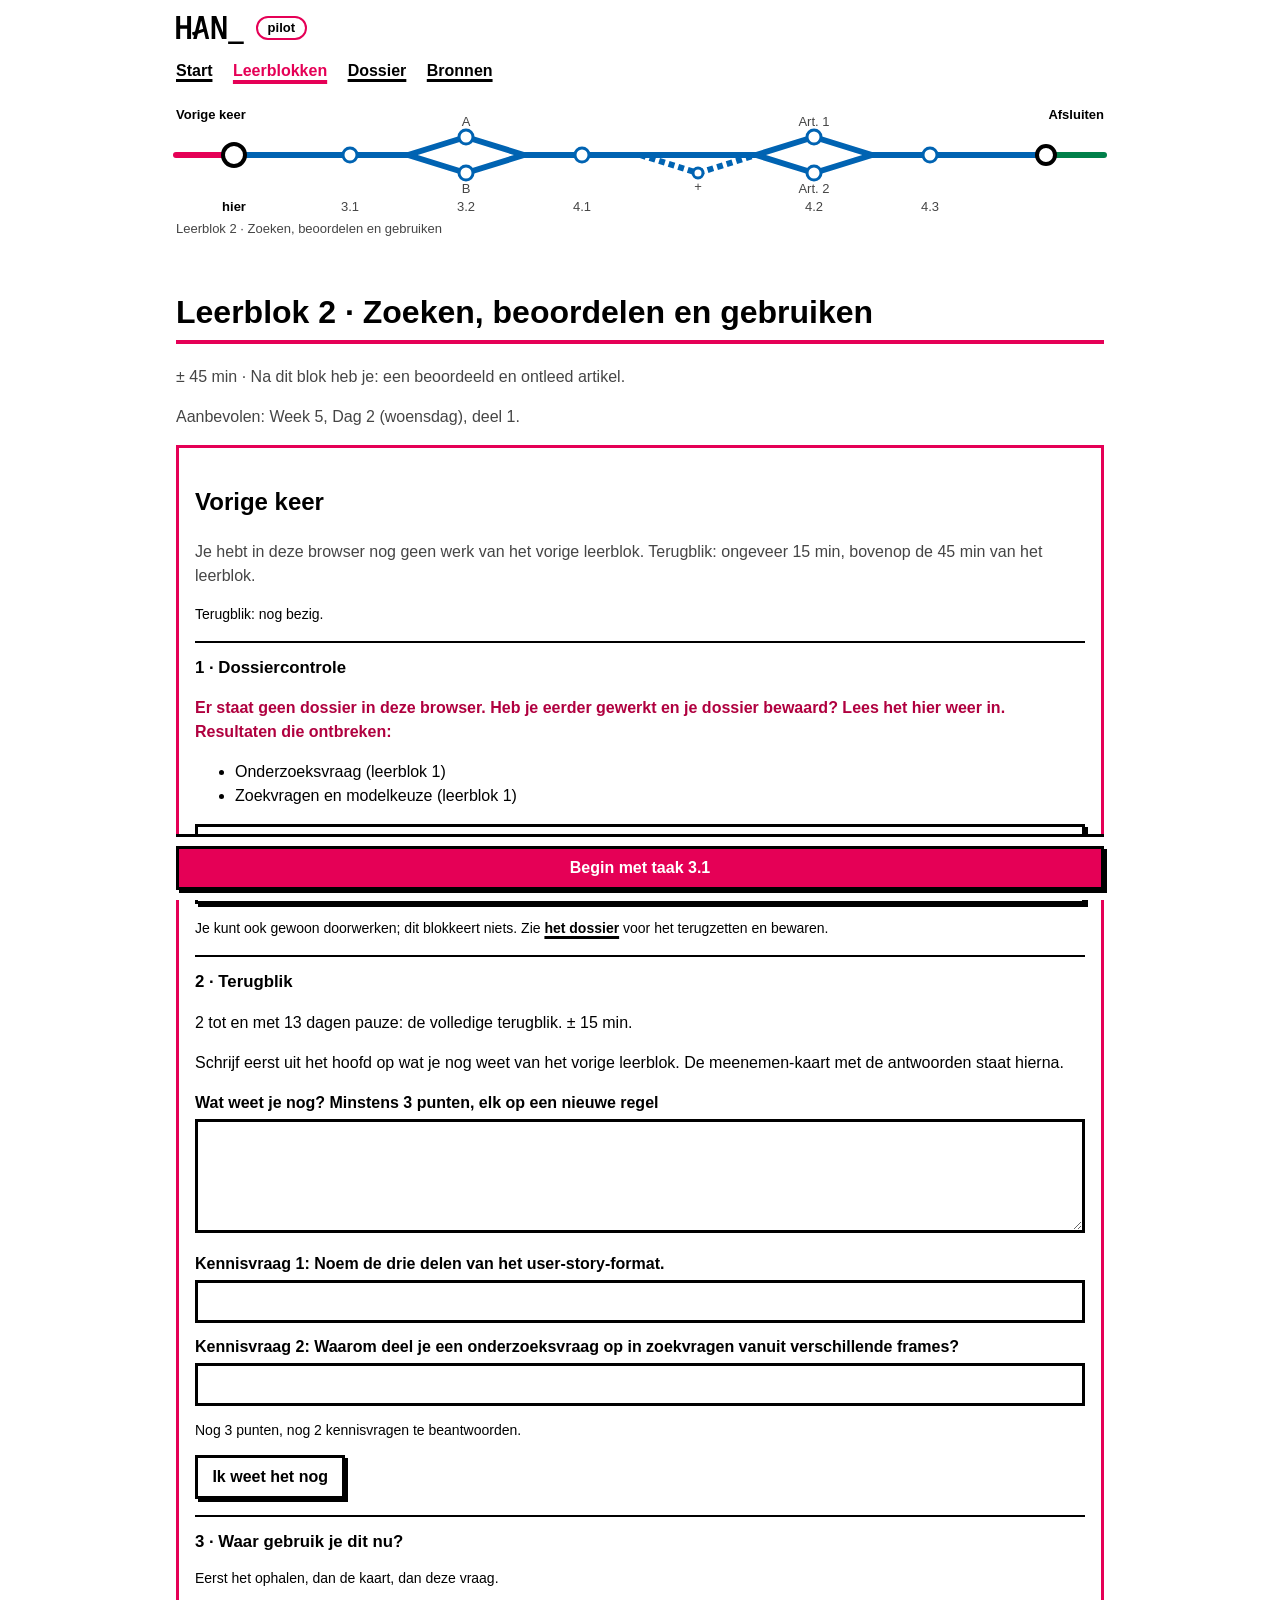
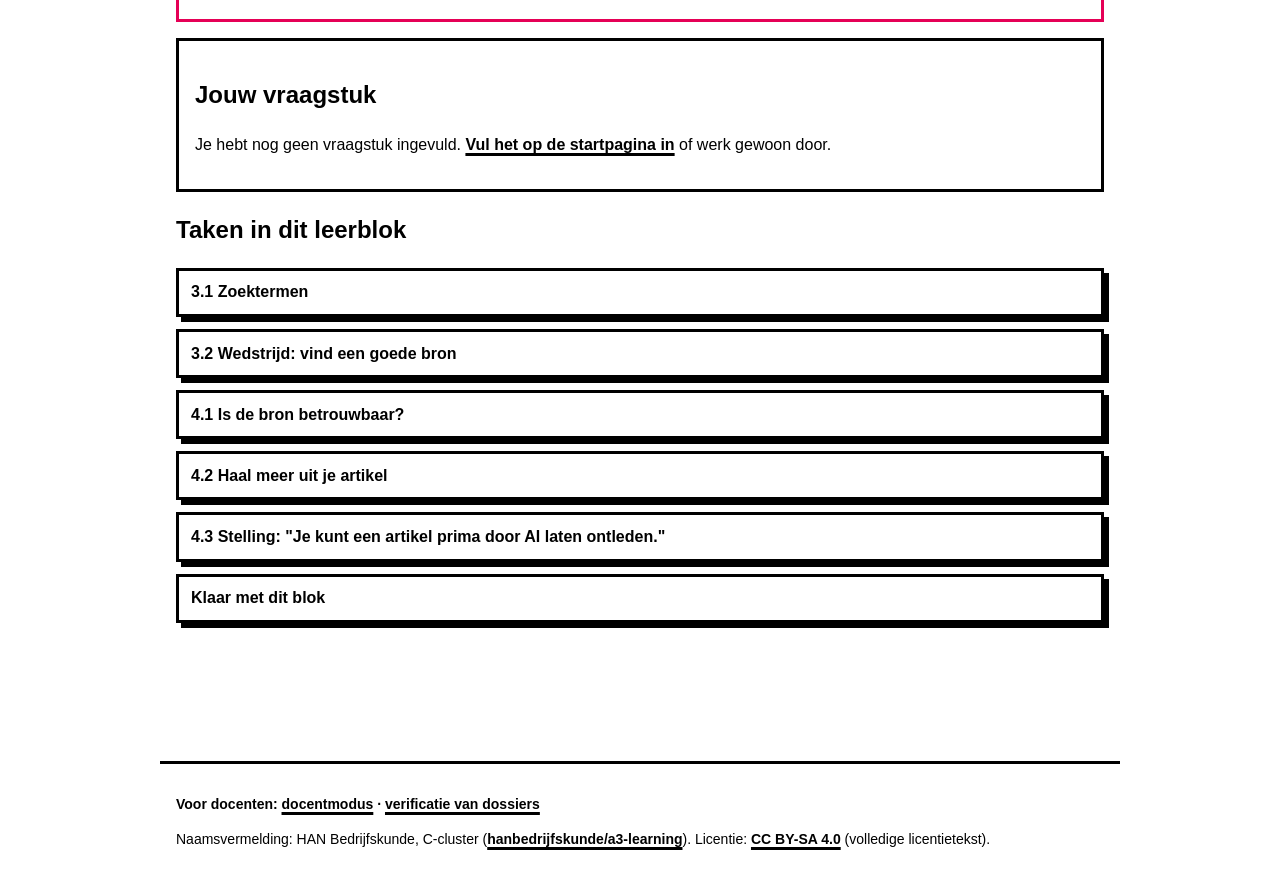
<file: leerblok-2.html>
<!doctype html>
<html lang="nl">
<head>
<meta charset="utf-8">
<meta name="viewport" content="width=device-width, initial-scale=1">
<title>Leerblok 2 · Zoeken, beoordelen en gebruiken · A3 e-learning</title>
<link rel="icon" href="data:,">
<link rel="stylesheet" href="css/site.css">
<link rel="stylesheet" href="css/print.css" media="print">
</head>
<body data-leerblok="2">
<a class="skip" href="#inhoud">Naar de inhoud</a>
<header>
<svg class="han-sprite" width="0" height="0" aria-hidden="true"><symbol id="hanlogo" viewBox="0 0 82 34"><g fill="currentColor"><path d="m82 34h-19v-3h18.9895719z"/><path d="m13.2527473 28v-12.420318h-8.48351653v12.420318h-4.76923077v-28h4.75824176v11.3563397h8.48351644v-11.3563397h4.7582418v28z"/><path d="m55.5599506 28-8.1433869-19.77045366h-.1223733l.0778739 19.77045366h-4.3720643v-28h5.5624227l8.065513 19.8898798h.1557479v-19.8898798h4.2163164v28z"/><path d="m33.1342079 0h-5.7320888l-4.5665994 18.7860465-3.8355197 1.324031 1.1972755 3.6682171 1.5469223-.531783-1.1548941 4.7534884h4.2381433l1.536327-6.3271318 7.2790111-2.496124 2.1190716 8.8232558h4.2381433zm-5.7320888 17.2015504 2.723007-11.17829459h.2754793l2.2780021 9.36589149z"/></g></symbol></svg>
<a class="han-logo" href="index.html" aria-label="HAN, naar de startpagina"><svg class="logo" role="img" aria-label="Logo HAN"><use href="#hanlogo"/></svg></a>
<nav aria-label="Hoofdmenu">
<a href="index.html">Start</a>
<a href="index.html#blokken" data-sectie="leerblokken">Leerblokken</a>
<a href="dossier.html">Dossier</a>
<a href="bronnen.html">Bronnen</a>
</nav>
</header>
<main id="inhoud" tabindex="-1">
<h1>Leerblok 2 · Zoeken, beoordelen en gebruiken</h1>
<noscript><p>Deze site heeft JavaScript nodig om je werk te bewaren en te controleren. Zet JavaScript aan in je browser.</p></noscript>
</main>
<footer>
<p class="voor-docenten">Voor docenten: <a href="docent.html">docentmodus</a> · <a href="verificatie.html">verificatie van dossiers</a></p>
<p>Naamsvermelding: HAN Bedrijfskunde, C-cluster (<a href="https://github.com/hanbedrijfskunde/a3-learning">hanbedrijfskunde/a3-learning</a>). Licentie: <a href="LICENSE">CC BY-SA 4.0</a> (volledige licentietekst).</p>
</footer>
<script type="module" src="js/site.js"></script>
<script type="module" src="js/metro.js"></script>
<script type="module" src="js/leerblok.js"></script>
</body>
</html>
</file>
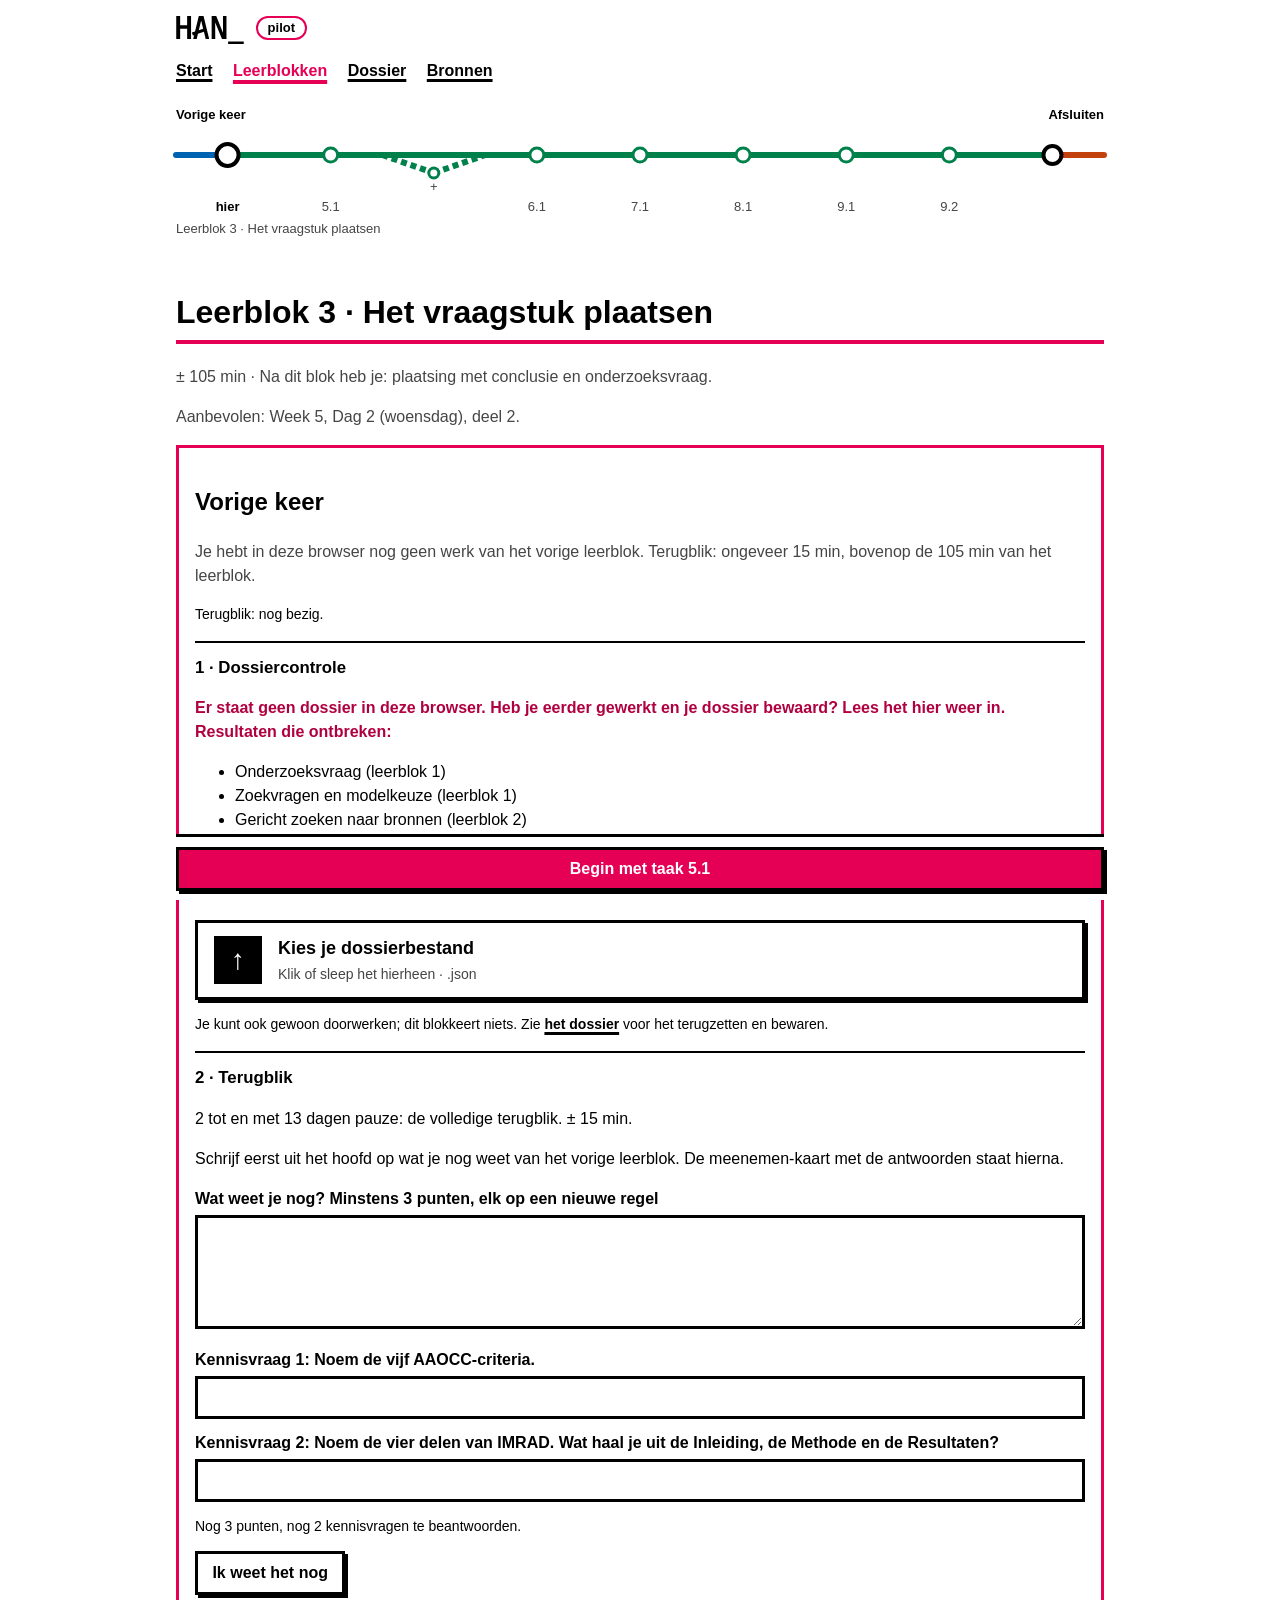
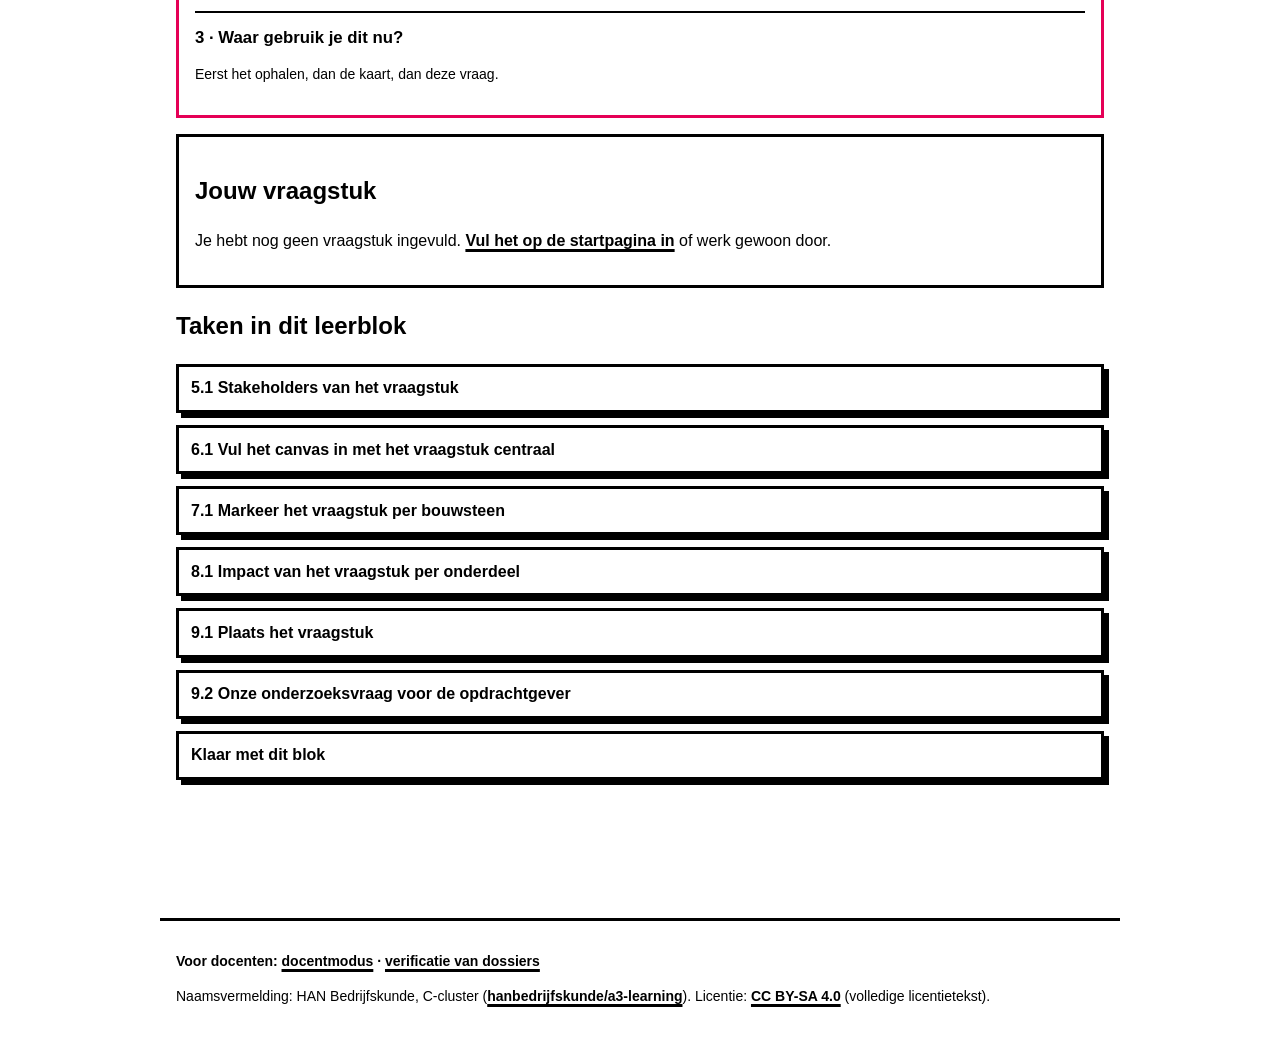
<file: leerblok-3.html>
<!doctype html>
<html lang="nl">
<head>
<meta charset="utf-8">
<meta name="viewport" content="width=device-width, initial-scale=1">
<title>Leerblok 3 · Het vraagstuk plaatsen · A3 e-learning</title>
<link rel="icon" href="data:,">
<link rel="stylesheet" href="css/site.css">
<link rel="stylesheet" href="css/print.css" media="print">
</head>
<body data-leerblok="3">
<a class="skip" href="#inhoud">Naar de inhoud</a>
<header>
<svg class="han-sprite" width="0" height="0" aria-hidden="true"><symbol id="hanlogo" viewBox="0 0 82 34"><g fill="currentColor"><path d="m82 34h-19v-3h18.9895719z"/><path d="m13.2527473 28v-12.420318h-8.48351653v12.420318h-4.76923077v-28h4.75824176v11.3563397h8.48351644v-11.3563397h4.7582418v28z"/><path d="m55.5599506 28-8.1433869-19.77045366h-.1223733l.0778739 19.77045366h-4.3720643v-28h5.5624227l8.065513 19.8898798h.1557479v-19.8898798h4.2163164v28z"/><path d="m33.1342079 0h-5.7320888l-4.5665994 18.7860465-3.8355197 1.324031 1.1972755 3.6682171 1.5469223-.531783-1.1548941 4.7534884h4.2381433l1.536327-6.3271318 7.2790111-2.496124 2.1190716 8.8232558h4.2381433zm-5.7320888 17.2015504 2.723007-11.17829459h.2754793l2.2780021 9.36589149z"/></g></symbol></svg>
<a class="han-logo" href="index.html" aria-label="HAN, naar de startpagina"><svg class="logo" role="img" aria-label="Logo HAN"><use href="#hanlogo"/></svg></a>
<nav aria-label="Hoofdmenu">
<a href="index.html">Start</a>
<a href="index.html#blokken" data-sectie="leerblokken">Leerblokken</a>
<a href="dossier.html">Dossier</a>
<a href="bronnen.html">Bronnen</a>
</nav>
</header>
<main id="inhoud" tabindex="-1">
<h1>Leerblok 3 · Het vraagstuk plaatsen</h1>
<noscript><p>Deze site heeft JavaScript nodig om je werk te bewaren en te controleren. Zet JavaScript aan in je browser.</p></noscript>
</main>
<footer>
<p class="voor-docenten">Voor docenten: <a href="docent.html">docentmodus</a> · <a href="verificatie.html">verificatie van dossiers</a></p>
<p>Naamsvermelding: HAN Bedrijfskunde, C-cluster (<a href="https://github.com/hanbedrijfskunde/a3-learning">hanbedrijfskunde/a3-learning</a>). Licentie: <a href="LICENSE">CC BY-SA 4.0</a> (volledige licentietekst).</p>
</footer>
<script type="module" src="js/site.js"></script>
<script type="module" src="js/metro.js"></script>
<script type="module" src="js/leerblok.js"></script>
</body>
</html>
</file>
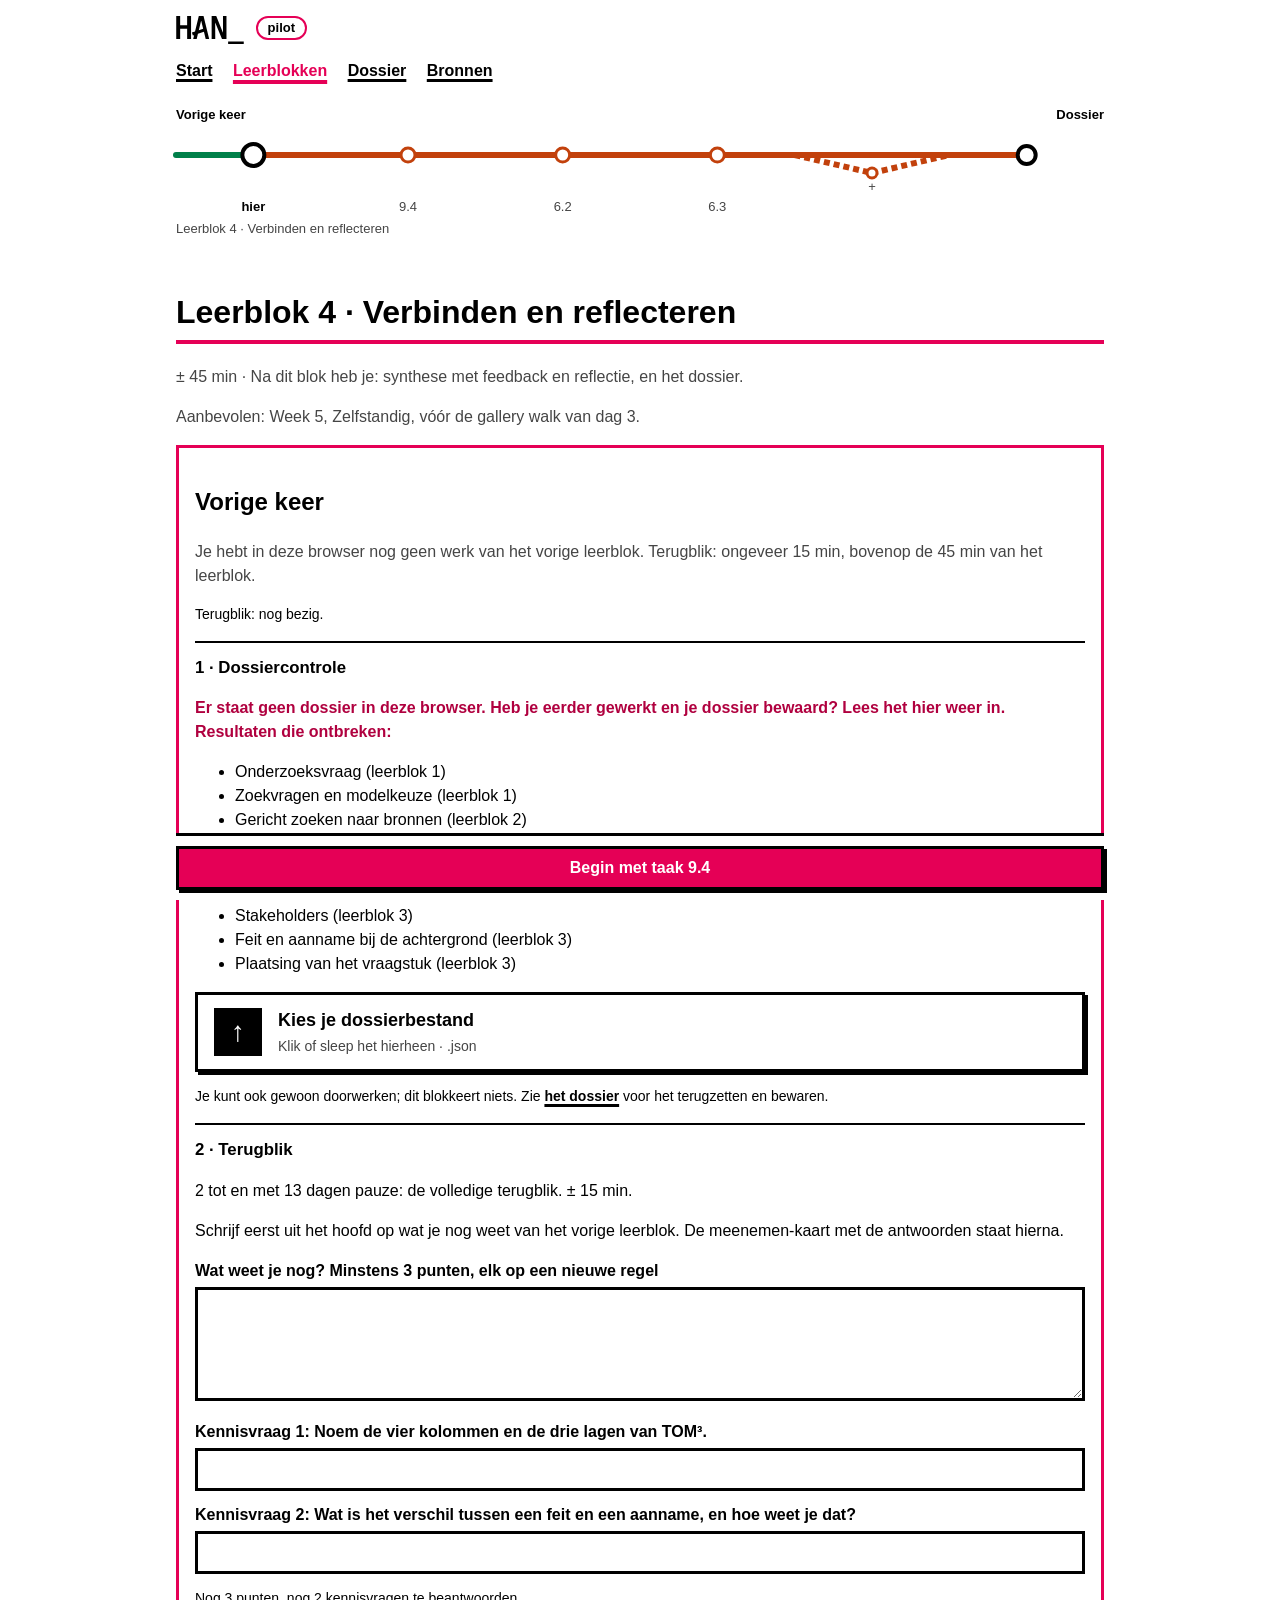
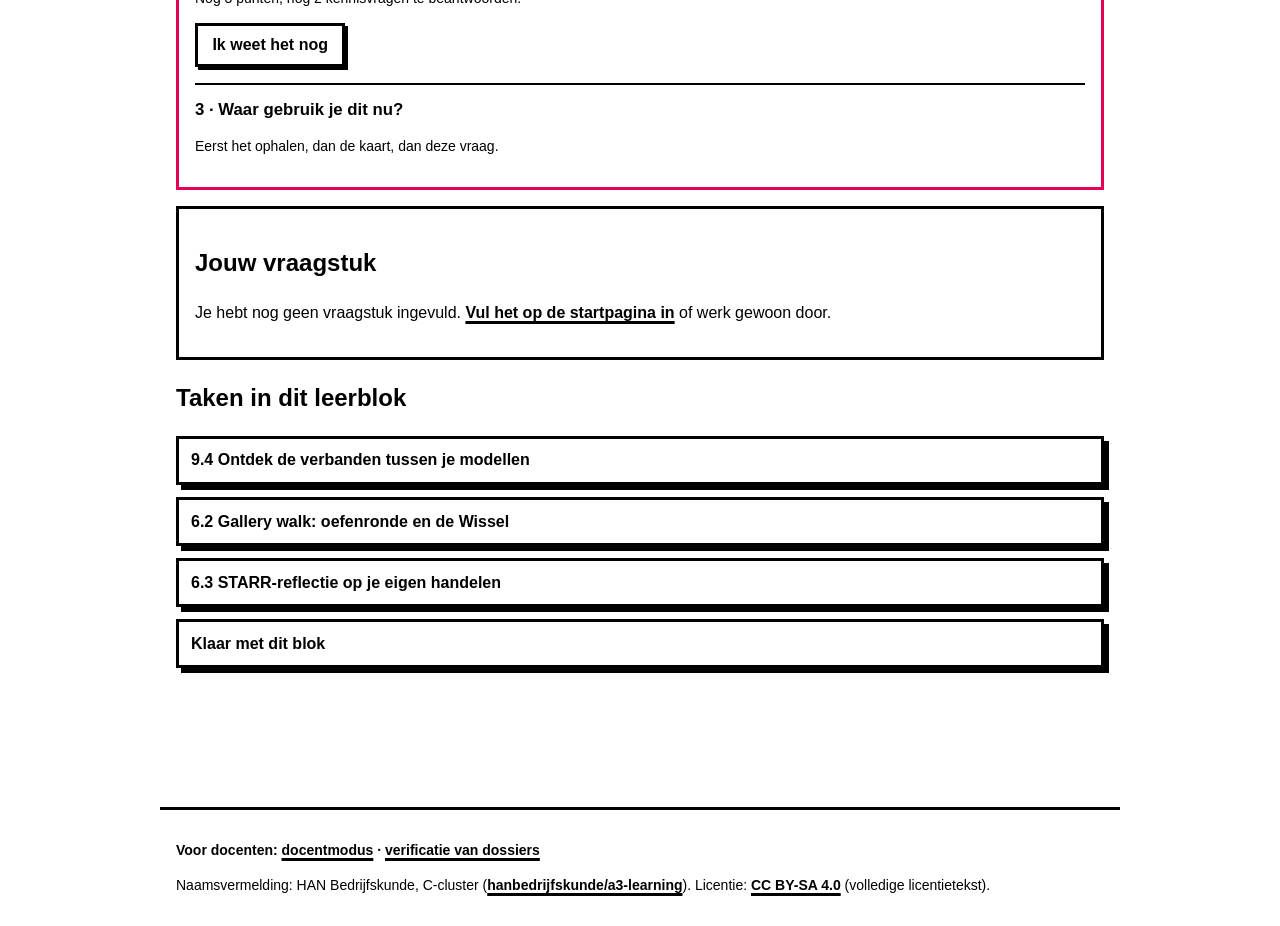
<file: leerblok-4.html>
<!doctype html>
<html lang="nl">
<head>
<meta charset="utf-8">
<meta name="viewport" content="width=device-width, initial-scale=1">
<title>Leerblok 4 · Verbinden en reflecteren · A3 e-learning</title>
<link rel="icon" href="data:,">
<link rel="stylesheet" href="css/site.css">
<link rel="stylesheet" href="css/print.css" media="print">
</head>
<body data-leerblok="4">
<a class="skip" href="#inhoud">Naar de inhoud</a>
<header>
<svg class="han-sprite" width="0" height="0" aria-hidden="true"><symbol id="hanlogo" viewBox="0 0 82 34"><g fill="currentColor"><path d="m82 34h-19v-3h18.9895719z"/><path d="m13.2527473 28v-12.420318h-8.48351653v12.420318h-4.76923077v-28h4.75824176v11.3563397h8.48351644v-11.3563397h4.7582418v28z"/><path d="m55.5599506 28-8.1433869-19.77045366h-.1223733l.0778739 19.77045366h-4.3720643v-28h5.5624227l8.065513 19.8898798h.1557479v-19.8898798h4.2163164v28z"/><path d="m33.1342079 0h-5.7320888l-4.5665994 18.7860465-3.8355197 1.324031 1.1972755 3.6682171 1.5469223-.531783-1.1548941 4.7534884h4.2381433l1.536327-6.3271318 7.2790111-2.496124 2.1190716 8.8232558h4.2381433zm-5.7320888 17.2015504 2.723007-11.17829459h.2754793l2.2780021 9.36589149z"/></g></symbol></svg>
<a class="han-logo" href="index.html" aria-label="HAN, naar de startpagina"><svg class="logo" role="img" aria-label="Logo HAN"><use href="#hanlogo"/></svg></a>
<nav aria-label="Hoofdmenu">
<a href="index.html">Start</a>
<a href="index.html#blokken" data-sectie="leerblokken">Leerblokken</a>
<a href="dossier.html">Dossier</a>
<a href="bronnen.html">Bronnen</a>
</nav>
</header>
<main id="inhoud" tabindex="-1">
<h1>Leerblok 4 · Verbinden en reflecteren</h1>
<noscript><p>Deze site heeft JavaScript nodig om je werk te bewaren en te controleren. Zet JavaScript aan in je browser.</p></noscript>
</main>
<footer>
<p class="voor-docenten">Voor docenten: <a href="docent.html">docentmodus</a> · <a href="verificatie.html">verificatie van dossiers</a></p>
<p>Naamsvermelding: HAN Bedrijfskunde, C-cluster (<a href="https://github.com/hanbedrijfskunde/a3-learning">hanbedrijfskunde/a3-learning</a>). Licentie: <a href="LICENSE">CC BY-SA 4.0</a> (volledige licentietekst).</p>
</footer>
<script type="module" src="js/site.js"></script>
<script type="module" src="js/metro.js"></script>
<script type="module" src="js/leerblok.js"></script>
</body>
</html>
</file>
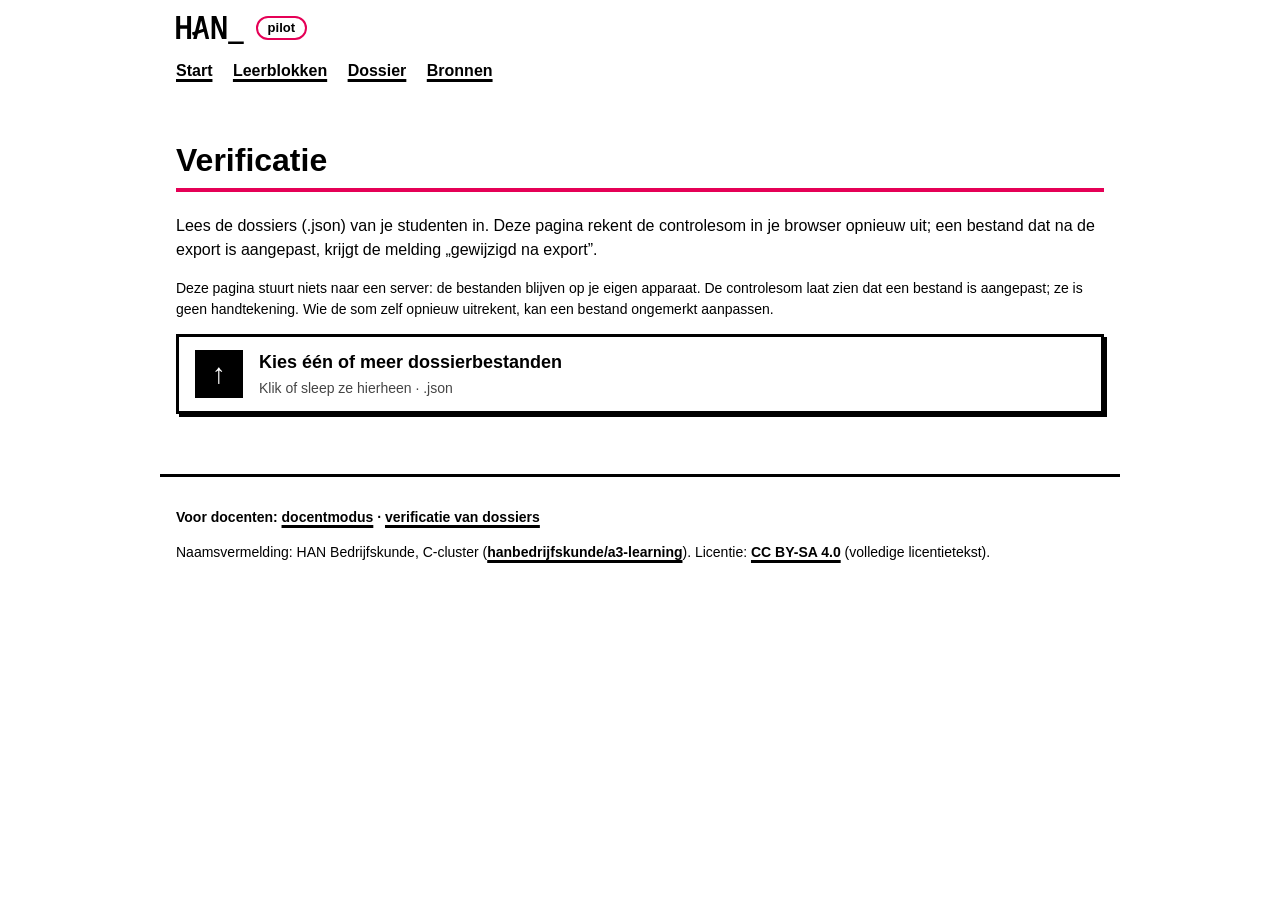
<file: verificatie.html>
<!doctype html>
<html lang="nl">
<head>
<meta charset="utf-8">
<meta name="viewport" content="width=device-width, initial-scale=1">
<meta http-equiv="Content-Security-Policy" content="default-src 'none'; script-src 'self'; style-src 'self'; connect-src 'self'; img-src 'self' data:; base-uri 'none'; form-action 'none'">
<title>Verificatie · A3 e-learning</title>
<link rel="icon" href="data:,">
<link rel="stylesheet" href="css/site.css">
<link rel="stylesheet" href="css/print.css" media="print">
</head>
<body>
<a class="skip" href="#inhoud">Naar de inhoud</a>
<header>
<svg class="han-sprite" width="0" height="0" aria-hidden="true"><symbol id="hanlogo" viewBox="0 0 82 34"><g fill="currentColor"><path d="m82 34h-19v-3h18.9895719z"/><path d="m13.2527473 28v-12.420318h-8.48351653v12.420318h-4.76923077v-28h4.75824176v11.3563397h8.48351644v-11.3563397h4.7582418v28z"/><path d="m55.5599506 28-8.1433869-19.77045366h-.1223733l.0778739 19.77045366h-4.3720643v-28h5.5624227l8.065513 19.8898798h.1557479v-19.8898798h4.2163164v28z"/><path d="m33.1342079 0h-5.7320888l-4.5665994 18.7860465-3.8355197 1.324031 1.1972755 3.6682171 1.5469223-.531783-1.1548941 4.7534884h4.2381433l1.536327-6.3271318 7.2790111-2.496124 2.1190716 8.8232558h4.2381433zm-5.7320888 17.2015504 2.723007-11.17829459h.2754793l2.2780021 9.36589149z"/></g></symbol></svg>
<a class="han-logo" href="index.html" aria-label="HAN, naar de startpagina"><svg class="logo" role="img" aria-label="Logo HAN"><use href="#hanlogo"/></svg></a>
<nav aria-label="Hoofdmenu">
<a href="index.html">Start</a>
<a href="index.html#blokken" data-sectie="leerblokken">Leerblokken</a>
<a href="dossier.html">Dossier</a>
<a href="bronnen.html">Bronnen</a>
</nav>
</header>
<main id="inhoud" tabindex="-1">
<h1>Verificatie</h1>
<noscript><p>Deze pagina heeft JavaScript nodig.</p></noscript>
</main>
<footer>
<p class="voor-docenten">Voor docenten: <a href="docent.html">docentmodus</a> · <a href="verificatie.html">verificatie van dossiers</a></p>
<p>Naamsvermelding: HAN Bedrijfskunde, C-cluster (<a href="https://github.com/hanbedrijfskunde/a3-learning">hanbedrijfskunde/a3-learning</a>). Licentie: <a href="LICENSE">CC BY-SA 4.0</a> (volledige licentietekst).</p>
</footer>
<script type="module" src="js/site.js"></script>
<script type="module" src="js/verificatie-pagina.js"></script>
</body>
</html>
</file>
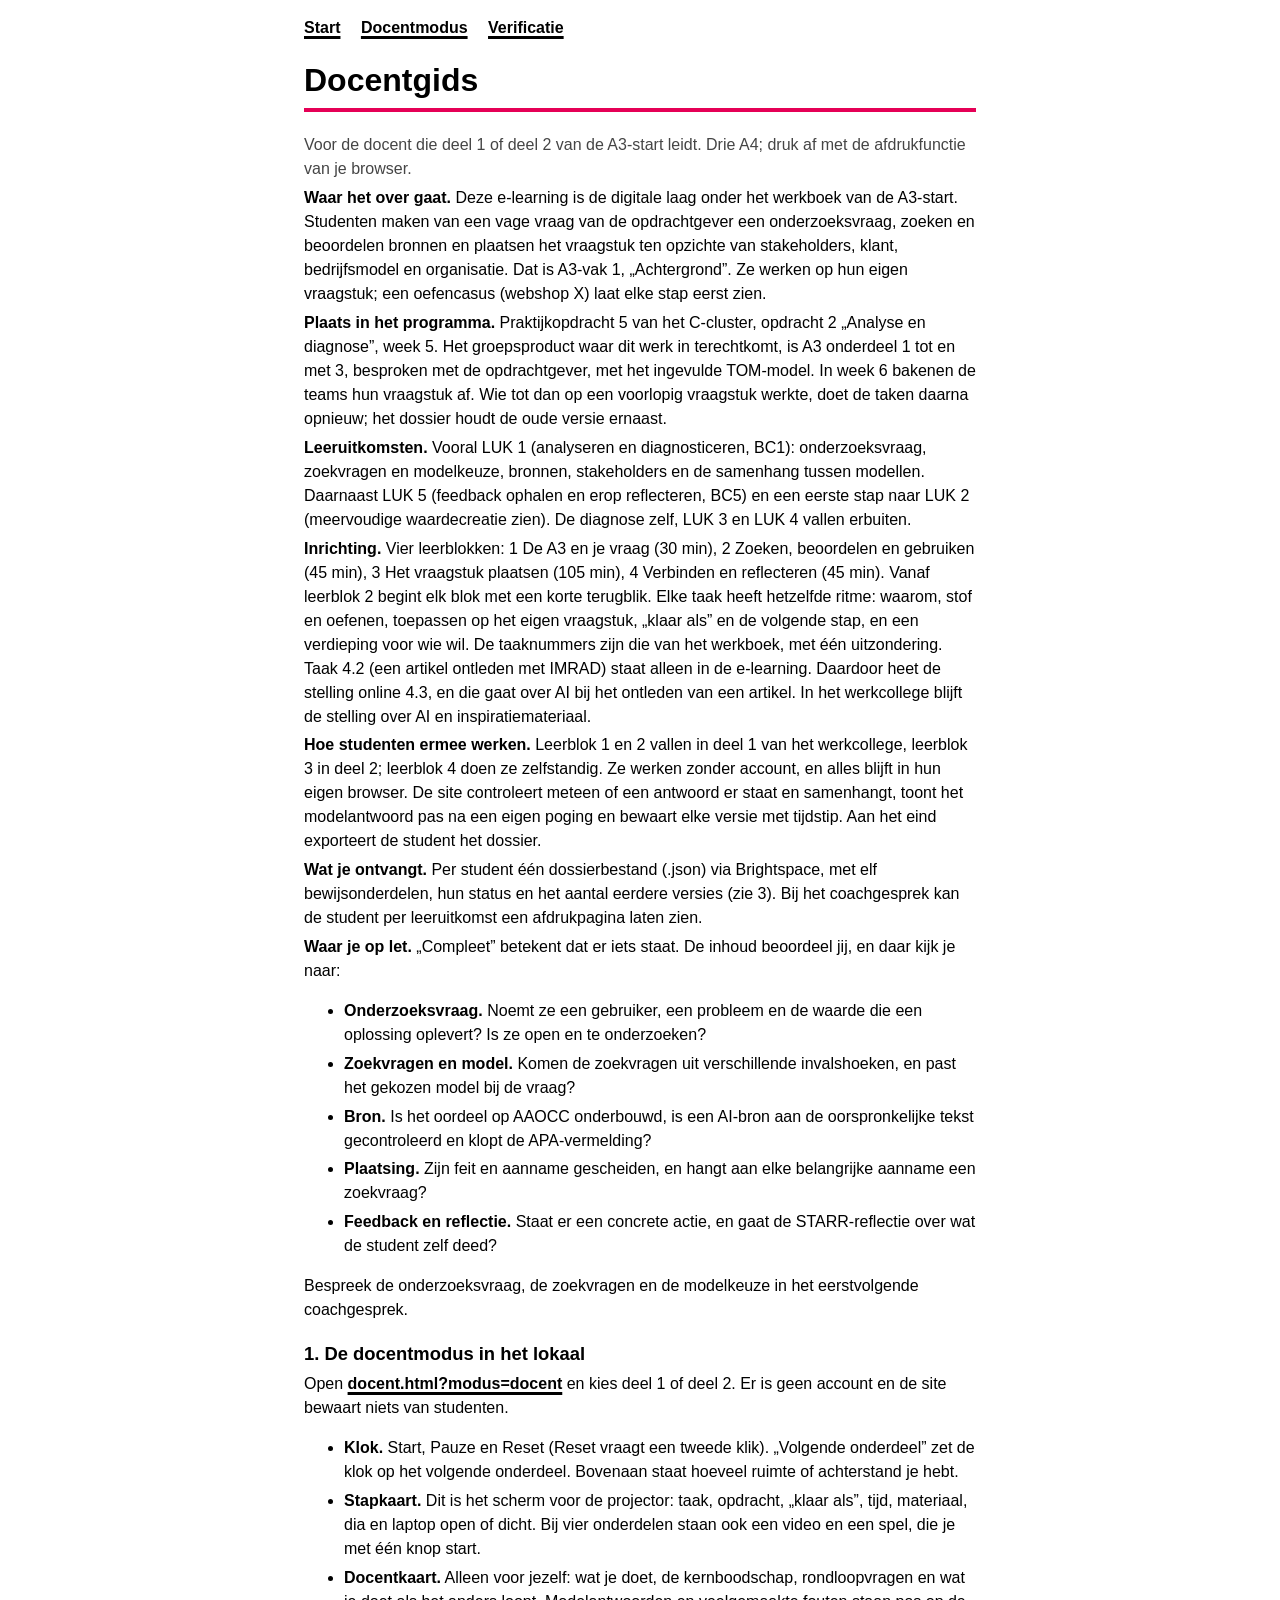
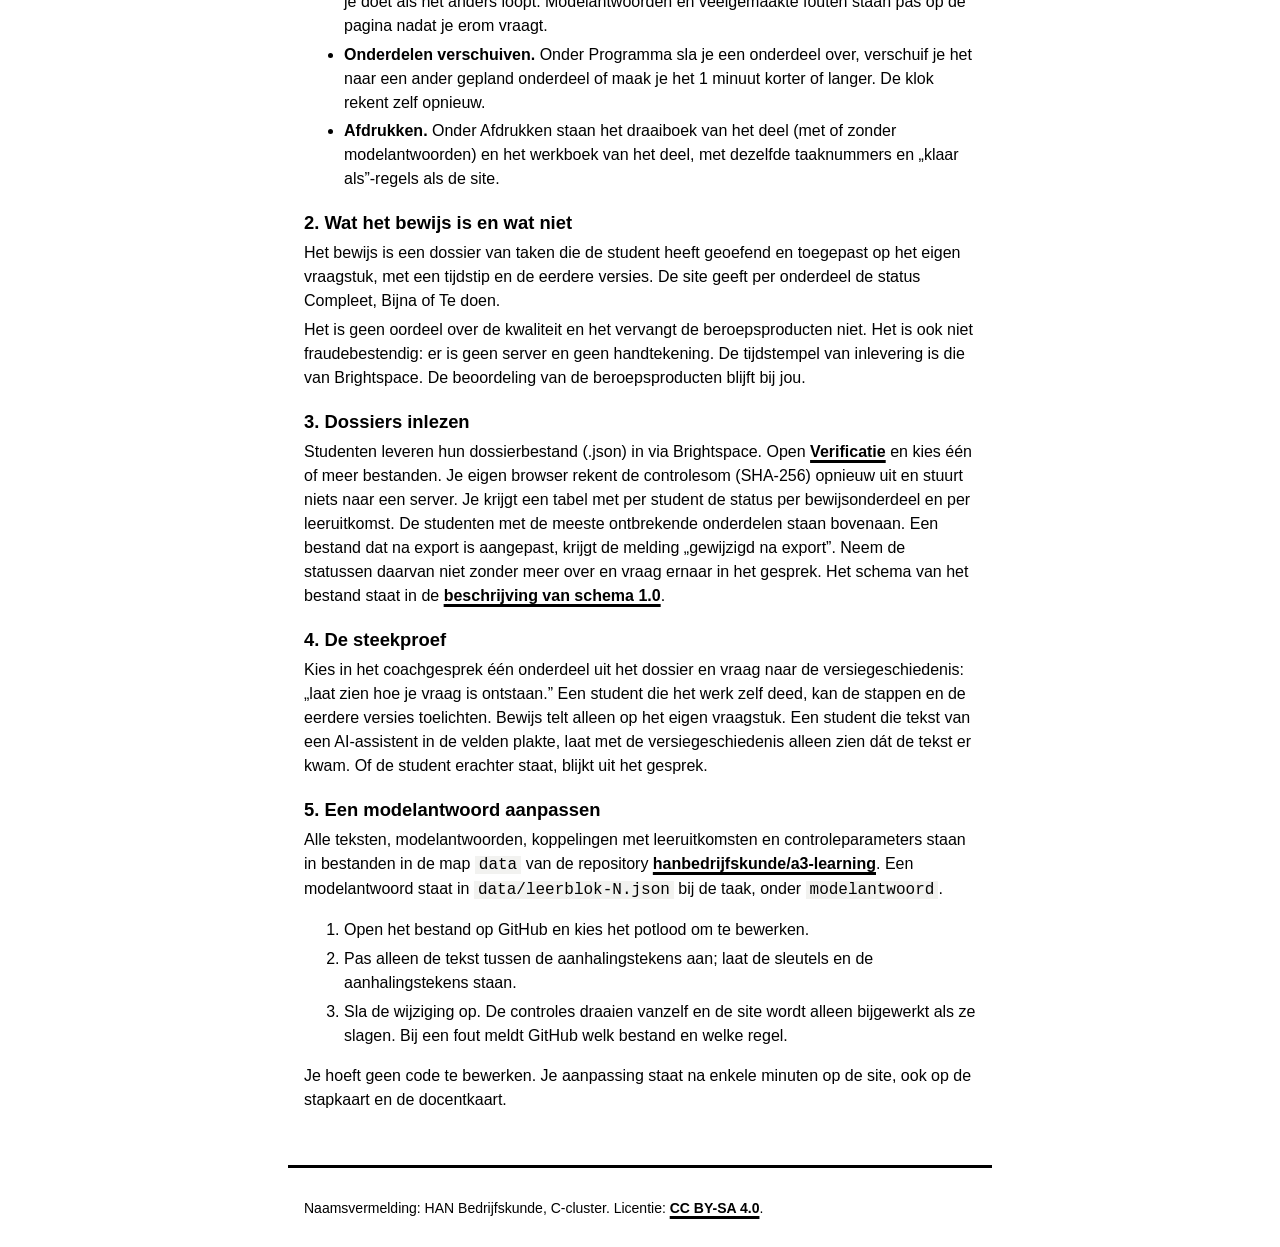
<file: docs/docentgids.html>
<!doctype html>
<html lang="nl">
<head>
<meta charset="utf-8">
<meta name="viewport" content="width=device-width, initial-scale=1">
<title>Docentgids · A3 e-learning</title>
<link rel="icon" href="data:,">
<meta http-equiv="Content-Security-Policy" content="default-src 'none'; style-src 'self'; img-src 'self' data:; base-uri 'none'; form-action 'none'">
<link rel="stylesheet" href="../css/site.css">
<link rel="stylesheet" href="../css/print.css" media="print">
<link rel="stylesheet" href="gids.css">
</head>
<body>
<a class="skip" href="#inhoud">Naar de inhoud</a>
<nav aria-label="Hoofdmenu"><a href="../index.html">Start</a> <a href="../docent.html">Docentmodus</a> <a href="../verificatie.html">Verificatie</a></nav>
<main id="inhoud" tabindex="-1" class="gids">
<h1>Docentgids</h1>
<p class="meta">Voor de docent die deel 1 of deel 2 van de A3-start leidt. Drie A4; druk af met de afdrukfunctie van je browser.</p>

<section class="intro" aria-label="Inleiding">
<p><strong>Waar het over gaat.</strong> Deze e-learning is de digitale laag onder het werkboek van de A3-start. Studenten maken van een vage vraag van de opdrachtgever een onderzoeksvraag, zoeken en beoordelen bronnen en plaatsen het vraagstuk ten opzichte van stakeholders, klant, bedrijfsmodel en organisatie. Dat is A3-vak 1, „Achtergrond”. Ze werken op hun eigen vraagstuk; een oefencasus (webshop X) laat elke stap eerst zien.</p>
<p><strong>Plaats in het programma.</strong> Praktijkopdracht 5 van het C-cluster, opdracht 2 „Analyse en diagnose”, week 5. Het groepsproduct waar dit werk in terechtkomt, is A3 onderdeel 1 tot en met 3, besproken met de opdrachtgever, met het ingevulde TOM-model. In week 6 bakenen de teams hun vraagstuk af. Wie tot dan op een voorlopig vraagstuk werkte, doet de taken daarna opnieuw; het dossier houdt de oude versie ernaast.</p>
<p><strong>Leeruitkomsten.</strong> Vooral LUK 1 (analyseren en diagnosticeren, BC1): onderzoeksvraag, zoekvragen en modelkeuze, bronnen, stakeholders en de samenhang tussen modellen. Daarnaast LUK 5 (feedback ophalen en erop reflecteren, BC5) en een eerste stap naar LUK 2 (meervoudige waardecreatie zien). De diagnose zelf, LUK 3 en LUK 4 vallen erbuiten.</p>
<p><strong>Inrichting.</strong> Vier leerblokken: 1 De A3 en je vraag (30 min), 2 Zoeken, beoordelen en gebruiken (45 min), 3 Het vraagstuk plaatsen (105 min), 4 Verbinden en reflecteren (45 min). Vanaf leerblok 2 begint elk blok met een korte terugblik. Elke taak heeft hetzelfde ritme: waarom, stof en oefenen, toepassen op het eigen vraagstuk, „klaar als” en de volgende stap, en een verdieping voor wie wil. De taaknummers zijn die van het werkboek, met één uitzondering. Taak 4.2 (een artikel ontleden met IMRAD) staat alleen in de e-learning. Daardoor heet de stelling online 4.3, en die gaat over AI bij het ontleden van een artikel. In het werkcollege blijft de stelling over AI en inspiratiemateriaal.</p>
<p><strong>Hoe studenten ermee werken.</strong> Leerblok 1 en 2 vallen in deel 1 van het werkcollege, leerblok 3 in deel 2; leerblok 4 doen ze zelfstandig. Ze werken zonder account, en alles blijft in hun eigen browser. De site controleert meteen of een antwoord er staat en samenhangt, toont het modelantwoord pas na een eigen poging en bewaart elke versie met tijdstip. Aan het eind exporteert de student het dossier.</p>
<p><strong>Wat je ontvangt.</strong> Per student één dossierbestand (.json) via Brightspace, met elf bewijsonderdelen, hun status en het aantal eerdere versies (zie 3). Bij het coachgesprek kan de student per leeruitkomst een afdrukpagina laten zien.</p>
<p><strong>Waar je op let.</strong> „Compleet” betekent dat er iets staat. De inhoud beoordeel jij, en daar kijk je naar:</p>
<ul>
<li><strong>Onderzoeksvraag.</strong> Noemt ze een gebruiker, een probleem en de waarde die een oplossing oplevert? Is ze open en te onderzoeken?</li>
<li><strong>Zoekvragen en model.</strong> Komen de zoekvragen uit verschillende invalshoeken, en past het gekozen model bij de vraag?</li>
<li><strong>Bron.</strong> Is het oordeel op AAOCC onderbouwd, is een AI-bron aan de oorspronkelijke tekst gecontroleerd en klopt de APA-vermelding?</li>
<li><strong>Plaatsing.</strong> Zijn feit en aanname gescheiden, en hangt aan elke belangrijke aanname een zoekvraag?</li>
<li><strong>Feedback en reflectie.</strong> Staat er een concrete actie, en gaat de STARR-reflectie over wat de student zelf deed?</li>
</ul>
<p>Bespreek de onderzoeksvraag, de zoekvragen en de modelkeuze in het eerstvolgende coachgesprek.</p>
</section>

<h2>1. De docentmodus in het lokaal</h2>
<p>Open <a href="../docent.html?modus=docent">docent.html?modus=docent</a> en kies deel 1 of deel 2. Er is geen account en de site bewaart niets van studenten.</p>
<ul>
<li><strong>Klok.</strong> Start, Pauze en Reset (Reset vraagt een tweede klik). „Volgende onderdeel” zet de klok op het volgende onderdeel. Bovenaan staat hoeveel ruimte of achterstand je hebt.</li>
<li><strong>Stapkaart.</strong> Dit is het scherm voor de projector: taak, opdracht, „klaar als”, tijd, materiaal, dia en laptop open of dicht. Bij vier onderdelen staan ook een video en een spel, die je met één knop start.</li>
<li><strong>Docentkaart.</strong> Alleen voor jezelf: wat je doet, de kernboodschap, rondloopvragen en wat je doet als het anders loopt. Modelantwoorden en veelgemaakte fouten staan pas op de pagina nadat je erom vraagt.</li>
<li><strong>Onderdelen verschuiven.</strong> Onder Programma sla je een onderdeel over, verschuif je het naar een ander gepland onderdeel of maak je het 1 minuut korter of langer. De klok rekent zelf opnieuw.</li>
<li><strong>Afdrukken.</strong> Onder Afdrukken staan het draaiboek van het deel (met of zonder modelantwoorden) en het werkboek van het deel, met dezelfde taaknummers en „klaar als”-regels als de site.</li>
</ul>

<h2>2. Wat het bewijs is en wat niet</h2>
<p>Het bewijs is een dossier van taken die de student heeft geoefend en toegepast op het eigen vraagstuk, met een tijdstip en de eerdere versies. De site geeft per onderdeel de status Compleet, Bijna of Te doen.</p>
<p>Het is geen oordeel over de kwaliteit en het vervangt de beroepsproducten niet. Het is ook niet fraudebestendig: er is geen server en geen handtekening. De tijdstempel van inlevering is die van Brightspace. De beoordeling van de beroepsproducten blijft bij jou.</p>

<h2>3. Dossiers inlezen</h2>
<p>Studenten leveren hun dossierbestand (.json) in via Brightspace. Open <a href="../verificatie.html">Verificatie</a> en kies één of meer bestanden. Je eigen browser rekent de controlesom (SHA-256) opnieuw uit en stuurt niets naar een server. Je krijgt een tabel met per student de status per bewijsonderdeel en per leeruitkomst. De studenten met de meeste ontbrekende onderdelen staan bovenaan. Een bestand dat na export is aangepast, krijgt de melding „gewijzigd na export”. Neem de statussen daarvan niet zonder meer over en vraag ernaar in het gesprek. Het schema van het bestand staat in de <a href="dossierschema-1.0.html">beschrijving van schema 1.0</a>.</p>

<h2>4. De steekproef</h2>
<p>Kies in het coachgesprek één onderdeel uit het dossier en vraag naar de versiegeschiedenis: „laat zien hoe je vraag is ontstaan.” Een student die het werk zelf deed, kan de stappen en de eerdere versies toelichten. Bewijs telt alleen op het eigen vraagstuk. Een student die tekst van een AI-assistent in de velden plakte, laat met de versiegeschiedenis alleen zien dát de tekst er kwam. Of de student erachter staat, blijkt uit het gesprek.</p>

<h2>5. Een modelantwoord aanpassen</h2>
<p>Alle teksten, modelantwoorden, koppelingen met leeruitkomsten en controleparameters staan in bestanden in de map <code>data</code> van de repository <a href="https://github.com/hanbedrijfskunde/a3-learning">hanbedrijfskunde/a3-learning</a>. Een modelantwoord staat in <code>data/leerblok-N.json</code> bij de taak, onder <code>modelantwoord</code>.</p>
<ol>
<li>Open het bestand op GitHub en kies het potlood om te bewerken.</li>
<li>Pas alleen de tekst tussen de aanhalingstekens aan; laat de sleutels en de aanhalingstekens staan.</li>
<li>Sla de wijziging op. De controles draaien vanzelf en de site wordt alleen bijgewerkt als ze slagen. Bij een fout meldt GitHub welk bestand en welke regel.</li>
</ol>
<p>Je hoeft geen code te bewerken. Je aanpassing staat na enkele minuten op de site, ook op de stapkaart en de docentkaart.</p>
</main>
<footer>
<p>Naamsvermelding: HAN Bedrijfskunde, C-cluster. Licentie: <a href="../LICENSE">CC BY-SA 4.0</a>.</p>
</footer>
</body>
</html>
</file>
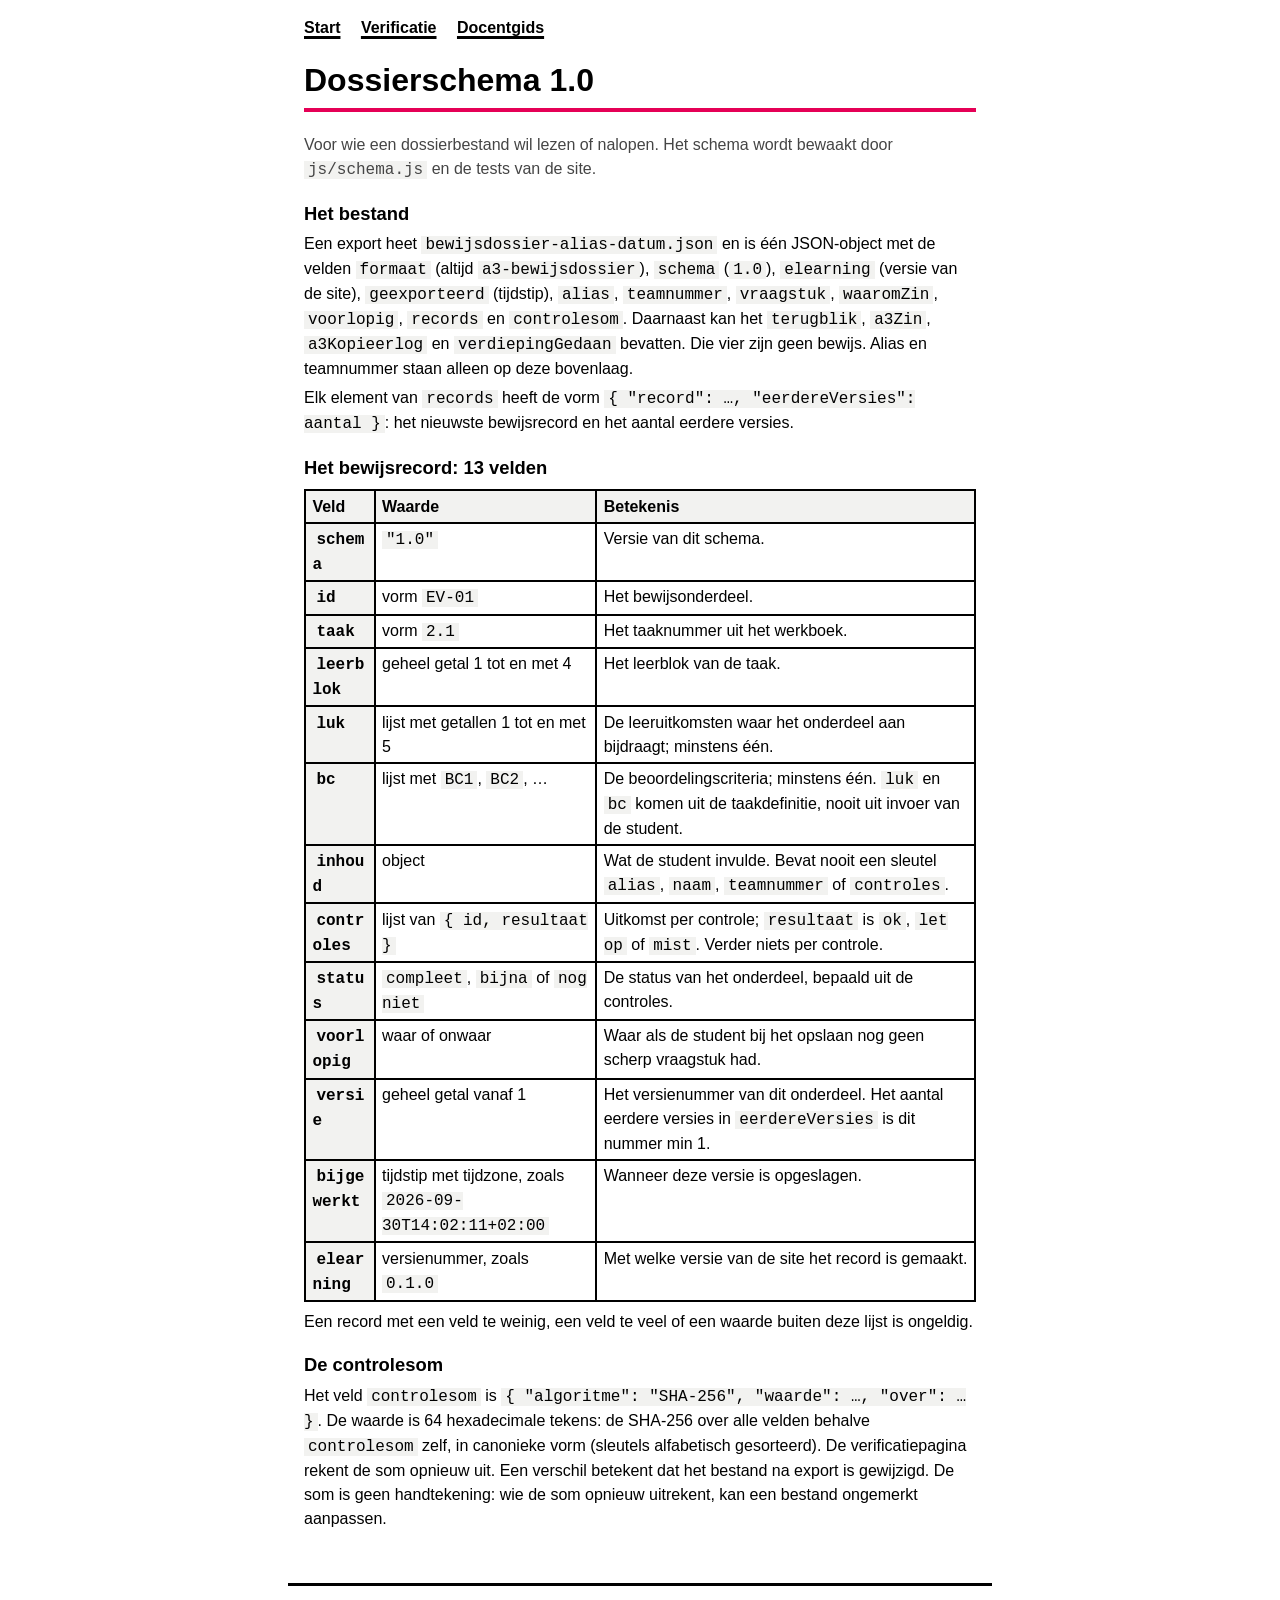
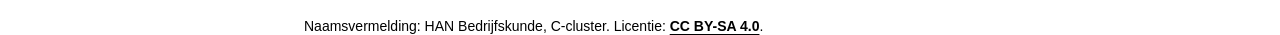
<file: docs/dossierschema-1.0.html>
<!doctype html>
<html lang="nl">
<head>
<meta charset="utf-8">
<meta name="viewport" content="width=device-width, initial-scale=1">
<title>Dossierschema 1.0 · A3 e-learning</title>
<link rel="icon" href="data:,">
<meta http-equiv="Content-Security-Policy" content="default-src 'none'; style-src 'self'; img-src 'self' data:; base-uri 'none'; form-action 'none'">
<link rel="stylesheet" href="../css/site.css">
<link rel="stylesheet" href="../css/print.css" media="print">
<link rel="stylesheet" href="gids.css">
</head>
<body>
<a class="skip" href="#inhoud">Naar de inhoud</a>
<nav aria-label="Hoofdmenu"><a href="../index.html">Start</a> <a href="../verificatie.html">Verificatie</a> <a href="docentgids.html">Docentgids</a></nav>
<main id="inhoud" tabindex="-1" class="gids">
<h1>Dossierschema 1.0</h1>
<p class="meta">Voor wie een dossierbestand wil lezen of nalopen. Het schema wordt bewaakt door <code>js/schema.js</code> en de tests van de site.</p>

<h2>Het bestand</h2>
<p>Een export heet <code>bewijsdossier-alias-datum.json</code> en is één JSON-object met de velden <code>formaat</code> (altijd <code>a3-bewijsdossier</code>), <code>schema</code> (<code>1.0</code>), <code>elearning</code> (versie van de site), <code>geexporteerd</code> (tijdstip), <code>alias</code>, <code>teamnummer</code>, <code>vraagstuk</code>, <code>waaromZin</code>, <code>voorlopig</code>, <code>records</code> en <code>controlesom</code>. Daarnaast kan het <code>terugblik</code>, <code>a3Zin</code>, <code>a3Kopieerlog</code> en <code>verdiepingGedaan</code> bevatten. Die vier zijn geen bewijs. Alias en teamnummer staan alleen op deze bovenlaag.</p>
<p>Elk element van <code>records</code> heeft de vorm <code>{ "record": …, "eerdereVersies": aantal }</code>: het nieuwste bewijsrecord en het aantal eerdere versies.</p>

<h2>Het bewijsrecord: 13 velden</h2>
<table>
<thead><tr><th scope="col">Veld</th><th scope="col">Waarde</th><th scope="col">Betekenis</th></tr></thead>
<tbody>
<tr><th scope="row"><code>schema</code></th><td><code>"1.0"</code></td><td>Versie van dit schema.</td></tr>
<tr><th scope="row"><code>id</code></th><td>vorm <code>EV-01</code></td><td>Het bewijsonderdeel.</td></tr>
<tr><th scope="row"><code>taak</code></th><td>vorm <code>2.1</code></td><td>Het taaknummer uit het werkboek.</td></tr>
<tr><th scope="row"><code>leerblok</code></th><td>geheel getal 1 tot en met 4</td><td>Het leerblok van de taak.</td></tr>
<tr><th scope="row"><code>luk</code></th><td>lijst met getallen 1 tot en met 5</td><td>De leeruitkomsten waar het onderdeel aan bijdraagt; minstens één.</td></tr>
<tr><th scope="row"><code>bc</code></th><td>lijst met <code>BC1</code>, <code>BC2</code>, …</td><td>De beoordelingscriteria; minstens één. <code>luk</code> en <code>bc</code> komen uit de taakdefinitie, nooit uit invoer van de student.</td></tr>
<tr><th scope="row"><code>inhoud</code></th><td>object</td><td>Wat de student invulde. Bevat nooit een sleutel <code>alias</code>, <code>naam</code>, <code>teamnummer</code> of <code>controles</code>.</td></tr>
<tr><th scope="row"><code>controles</code></th><td>lijst van <code>{ id, resultaat }</code></td><td>Uitkomst per controle; <code>resultaat</code> is <code>ok</code>, <code>let op</code> of <code>mist</code>. Verder niets per controle.</td></tr>
<tr><th scope="row"><code>status</code></th><td><code>compleet</code>, <code>bijna</code> of <code>nog niet</code></td><td>De status van het onderdeel, bepaald uit de controles.</td></tr>
<tr><th scope="row"><code>voorlopig</code></th><td>waar of onwaar</td><td>Waar als de student bij het opslaan nog geen scherp vraagstuk had.</td></tr>
<tr><th scope="row"><code>versie</code></th><td>geheel getal vanaf 1</td><td>Het versienummer van dit onderdeel. Het aantal eerdere versies in <code>eerdereVersies</code> is dit nummer min 1.</td></tr>
<tr><th scope="row"><code>bijgewerkt</code></th><td>tijdstip met tijdzone, zoals <code>2026-09-30T14:02:11+02:00</code></td><td>Wanneer deze versie is opgeslagen.</td></tr>
<tr><th scope="row"><code>elearning</code></th><td>versienummer, zoals <code>0.1.0</code></td><td>Met welke versie van de site het record is gemaakt.</td></tr>
</tbody>
</table>
<p>Een record met een veld te weinig, een veld te veel of een waarde buiten deze lijst is ongeldig.</p>

<h2>De controlesom</h2>
<p>Het veld <code>controlesom</code> is <code>{ "algoritme": "SHA-256", "waarde": …, "over": … }</code>. De waarde is 64 hexadecimale tekens: de SHA-256 over alle velden behalve <code>controlesom</code> zelf, in canonieke vorm (sleutels alfabetisch gesorteerd). De verificatiepagina rekent de som opnieuw uit. Een verschil betekent dat het bestand na export is gewijzigd. De som is geen handtekening: wie de som opnieuw uitrekent, kan een bestand ongemerkt aanpassen.</p>
</main>
<footer>
<p>Naamsvermelding: HAN Bedrijfskunde, C-cluster. Licentie: <a href="../LICENSE">CC BY-SA 4.0</a>.</p>
</footer>
</body>
</html>
</file>
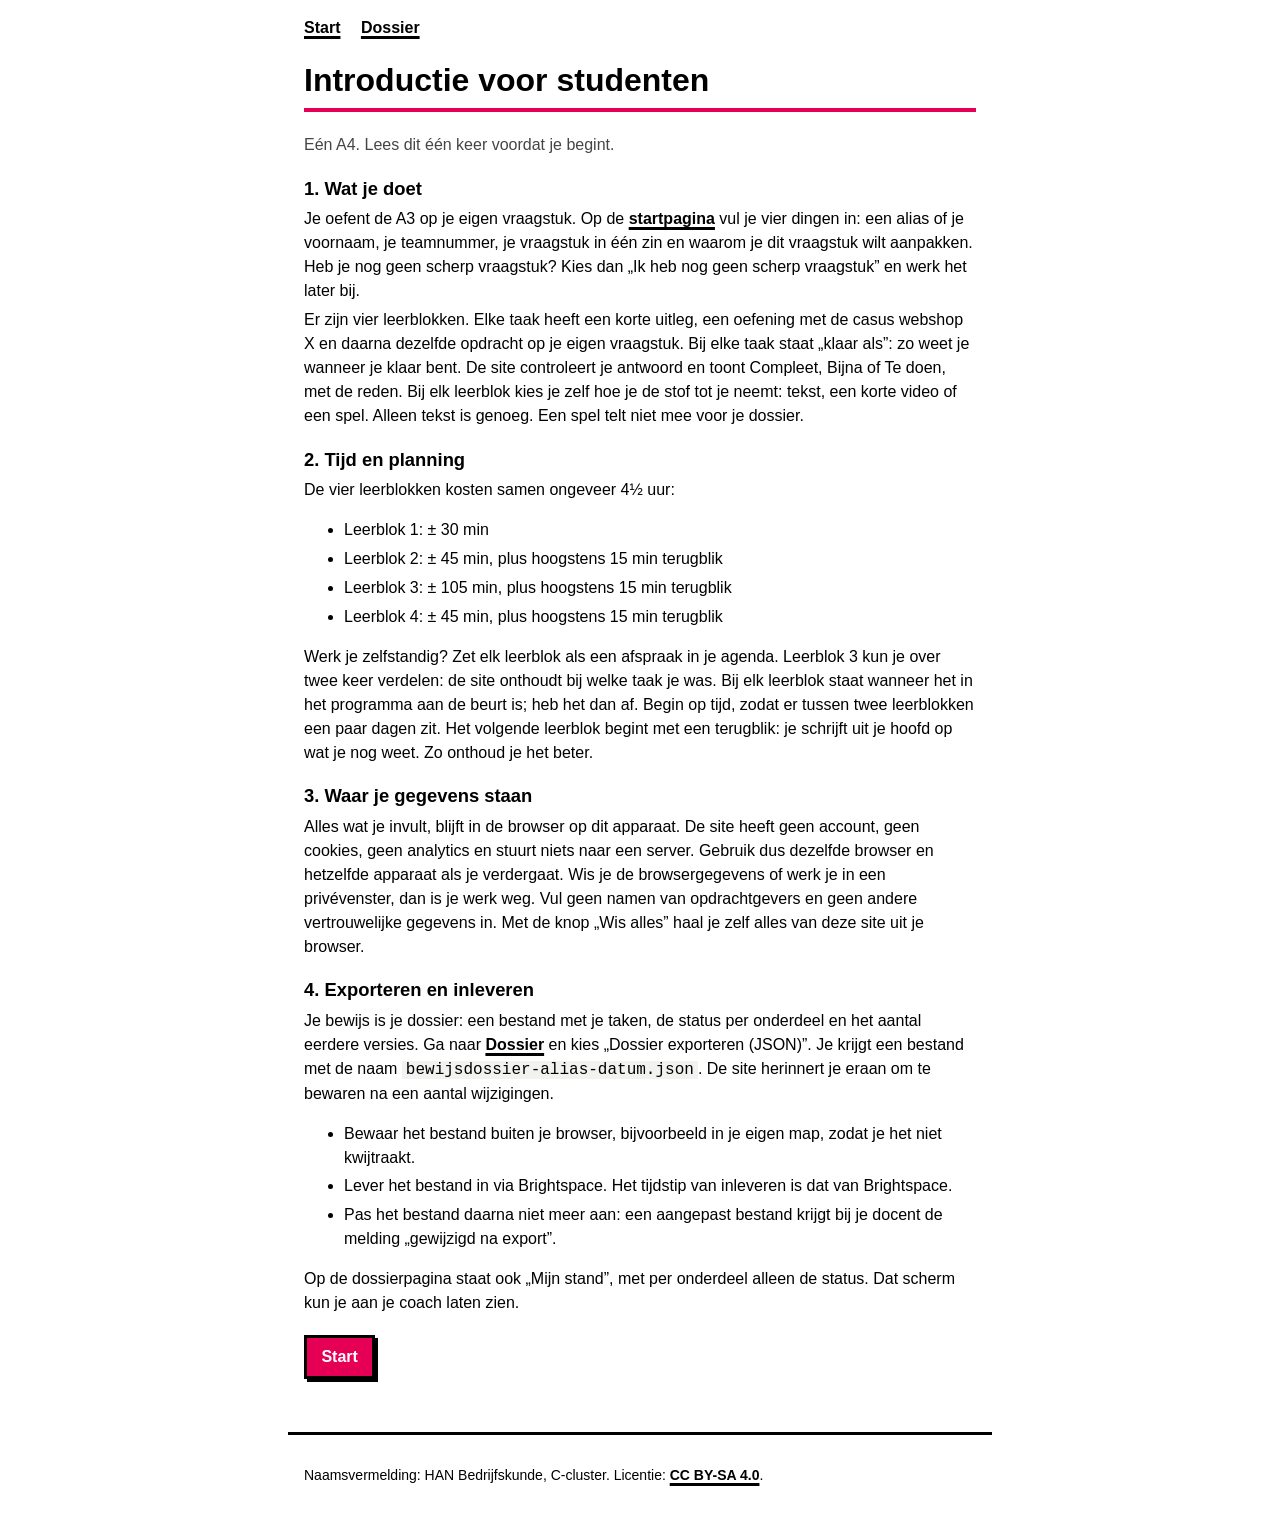
<file: docs/studentintroductie.html>
<!doctype html>
<html lang="nl">
<head>
<meta charset="utf-8">
<meta name="viewport" content="width=device-width, initial-scale=1">
<title>Introductie voor studenten · A3 e-learning</title>
<link rel="icon" href="data:,">
<meta http-equiv="Content-Security-Policy" content="default-src 'none'; style-src 'self'; img-src 'self' data:; base-uri 'none'; form-action 'none'">
<link rel="stylesheet" href="../css/site.css">
<link rel="stylesheet" href="../css/print.css" media="print">
<link rel="stylesheet" href="gids.css">
</head>
<body>
<a class="skip" href="#inhoud">Naar de inhoud</a>
<nav aria-label="Hoofdmenu"><a href="../index.html">Start</a> <a href="../dossier.html">Dossier</a></nav>
<main id="inhoud" tabindex="-1" class="gids">
<h1>Introductie voor studenten</h1>
<p class="meta">Eén A4. Lees dit één keer voordat je begint.</p>

<h2>1. Wat je doet</h2>
<p>Je oefent de A3 op je eigen vraagstuk. Op de <a href="../index.html">startpagina</a> vul je vier dingen in: een alias of je voornaam, je teamnummer, je vraagstuk in één zin en waarom je dit vraagstuk wilt aanpakken. Heb je nog geen scherp vraagstuk? Kies dan „Ik heb nog geen scherp vraagstuk” en werk het later bij.</p>
<p>Er zijn vier leerblokken. Elke taak heeft een korte uitleg, een oefening met de casus webshop X en daarna dezelfde opdracht op je eigen vraagstuk. Bij elke taak staat „klaar als”: zo weet je wanneer je klaar bent. De site controleert je antwoord en toont Compleet, Bijna of Te doen, met de reden. Bij elk leerblok kies je zelf hoe je de stof tot je neemt: tekst, een korte video of een spel. Alleen tekst is genoeg. Een spel telt niet mee voor je dossier.</p>

<h2>2. Tijd en planning</h2>
<p>De vier leerblokken kosten samen ongeveer 4½ uur:</p>
<ul>
<li>Leerblok 1: ± 30 min</li>
<li>Leerblok 2: ± 45 min, plus hoogstens 15 min terugblik</li>
<li>Leerblok 3: ± 105 min, plus hoogstens 15 min terugblik</li>
<li>Leerblok 4: ± 45 min, plus hoogstens 15 min terugblik</li>
</ul>
<p>Werk je zelfstandig? Zet elk leerblok als een afspraak in je agenda. Leerblok 3 kun je over twee keer verdelen: de site onthoudt bij welke taak je was. Bij elk leerblok staat wanneer het in het programma aan de beurt is; heb het dan af. Begin op tijd, zodat er tussen twee leerblokken een paar dagen zit. Het volgende leerblok begint met een terugblik: je schrijft uit je hoofd op wat je nog weet. Zo onthoud je het beter.</p>

<h2>3. Waar je gegevens staan</h2>
<p>Alles wat je invult, blijft in de browser op dit apparaat. De site heeft geen account, geen cookies, geen analytics en stuurt niets naar een server. Gebruik dus dezelfde browser en hetzelfde apparaat als je verdergaat. Wis je de browsergegevens of werk je in een privévenster, dan is je werk weg. Vul geen namen van opdrachtgevers en geen andere vertrouwelijke gegevens in. Met de knop „Wis alles” haal je zelf alles van deze site uit je browser.</p>

<h2>4. Exporteren en inleveren</h2>
<p>Je bewijs is je dossier: een bestand met je taken, de status per onderdeel en het aantal eerdere versies. Ga naar <a href="../dossier.html">Dossier</a> en kies „Dossier exporteren (JSON)”. Je krijgt een bestand met de naam <code>bewijsdossier-alias-datum.json</code>. De site herinnert je eraan om te bewaren na een aantal wijzigingen.</p>
<ul>
<li>Bewaar het bestand buiten je browser, bijvoorbeeld in je eigen map, zodat je het niet kwijtraakt.</li>
<li>Lever het bestand in via Brightspace. Het tijdstip van inleveren is dat van Brightspace.</li>
<li>Pas het bestand daarna niet meer aan: een aangepast bestand krijgt bij je docent de melding „gewijzigd na export”.</li>
</ul>
<p>Op de dossierpagina staat ook „Mijn stand”, met per onderdeel alleen de status. Dat scherm kun je aan je coach laten zien.</p>
<p class="naar-start"><a class="knop knop-accent" href="../index.html">Start</a></p>
</main>
<footer>
<p>Naamsvermelding: HAN Bedrijfskunde, C-cluster. Licentie: <a href="../LICENSE">CC BY-SA 4.0</a>.</p>
</footer>
</body>
</html>
</file>
<file: css/site.css>
/* HAN-huisstijl (QA-6): tokens uit de zusterdocumenten (docs/LRD-ELEARNING-A3.html). Systeemlettertypen, geen externe
   fonts. Kleuren van tekst worden gecontroleerd door tests/contrast.test.mjs (TG-3): tekst minstens 4,5:1. */
:root {
  --accent:#E50056; --zwart:#000000; --wit:#FFFFFF; --grijs:#F2F2F0;
  --grijs-tekst:#454545;              /* meta-tekst */
  --lijn-1:#E50056; --lijn-2:#0063B2; --lijn-3:#00804A; --lijn-4:#C2410C; /* metrolijn per leerblok, ≥ 3:1 op wit (SX-18, ADR B110) */
  --fout:#B0003F;                     /* foutmelding, ook op grijs 4,5:1 */
  --accent-donker:#B8004A;            /* hover van de accentknop, wit erop */
  --roze:#FFD9E6;                     /* achtergrond van een afwijkende rij (controlelab) */
  --groen:#1A7F37; --oker:#B7791F;    /* alleen onderstreping bij een status, nooit tekst (TG-4) */
  --link:#000000; --link-hover:#B8004A; /* linkkleur (SX-8); hover = --accent-donker, als hex voor de contrastcontrole */
  --leeg:#F2F2F0;                     /* „Te doen" en lege voortgangssegmenten; = --grijs */
  --rand:3px; --schaduw:5px 5px 0 var(--zwart);
  --f:"Avenir Next","Avenir","Nunito Sans","Segoe UI",Helvetica,Arial,sans-serif;
  --fm:ui-monospace,"SF Mono",SFMono-Regular,Menlo,Consolas,monospace;
}
* { box-sizing:border-box; }
[hidden] { display:none !important; }   /* hidden wint altijd, ook van .knop of .kaart-tik */
body { margin:0; font:16px/1.5 var(--f); color:var(--zwart); background:var(--wit); }
header,main,footer { max-width:60rem; margin:0 auto; padding:1rem; }
a { color:var(--link); font-weight:700; text-decoration-thickness:3px; text-underline-offset:3px; }
a:hover { color:var(--link-hover); }
nav a { margin-right:1rem; color:var(--zwart); font-weight:700; }
nav a[aria-current="page"] { color:var(--accent); background:var(--wit); text-decoration:underline; text-decoration-thickness:4px; text-underline-offset:4px; }
h1 { border-bottom:4px solid var(--accent); padding-bottom:.25rem; }
.kaart { border:var(--rand) solid var(--zwart); padding:1rem; margin:1rem 0; background:var(--wit); }   /* informatief: geen schaduw (SX-7) */
.kaart-tik { box-shadow:var(--schaduw); display:block; color:var(--zwart); text-decoration:none; cursor:pointer; } /* aan te tikken */
.kaart-tik:hover { background:var(--grijs); color:var(--zwart); }
.kaart-tik:active { box-shadow:none; transform:translate(5px,5px); }
footer { border-top:3px solid var(--zwart); font-size:.875rem; margin-top:2rem; }
.pilot-chip { display:inline-block; vertical-align:top; margin:0 0 .5rem .75rem; border:2px solid var(--accent); border-radius:1rem; padding:0 .6rem; font-size:.8125rem; font-weight:700; }
.voor-docenten { font-weight:700; }

/* ---- formulieren: elk veld heeft een zichtbaar label en een duidelijke focusrand ---- */
label, legend { font-weight:700; display:block; margin:.75rem 0 .25rem; }
legend { float:left; width:100%; padding:0; }   /* de vraag valt nooit over de eerste optie (taak 2.2) */
legend + * { clear:both; }
fieldset { border:3px solid var(--zwart); margin:.75rem 0; padding:.25rem .75rem .75rem; }
input[type="text"], textarea, select { width:100%; font:inherit; color:var(--zwart); background:var(--wit); border:3px solid var(--zwart); padding:.4rem .6rem; }
textarea { min-height:4.5rem; resize:vertical; }
.optie { display:flex; align-items:center; gap:.5rem; margin:.25rem 0; min-height:2.75rem; padding:0 .5rem; border:2px solid transparent; }
.optie label { display:inline; margin:0; font-weight:400; flex:1; padding:.5rem 0; cursor:pointer; }
.optie:has(input:checked) { background:var(--grijs); border-color:var(--zwart); }
input[type="checkbox"], input[type="radio"] { width:1.25rem; height:1.25rem; accent-color:var(--zwart); flex:none; }
:focus-visible { outline:4px solid var(--accent); outline-offset:2px; }
.klein { font-size:.875rem; }
.meta { color:var(--grijs-tekst); }
.fout, .veld-fout { color:var(--fout); font-weight:700; }
.veld-fout { margin:.25rem 0 0; }

/* ---- knoppen ---- */
.knop { font:inherit; font-weight:700; cursor:pointer; color:var(--zwart); background:var(--wit); border:3px solid var(--zwart); box-shadow:3px 3px 0 var(--zwart); padding:.4rem .9rem; text-decoration:none; display:inline-block; }
.knop:hover { background:var(--grijs); }
.knop-accent { background:var(--accent); color:var(--wit); }
.knop-accent:hover { background:var(--accent-donker); }
.knop:active { box-shadow:none; transform:translate(3px,3px); }
.knoppen { display:flex; flex-wrap:wrap; gap:.75rem; margin:.75rem 0; }
/* bestandkiezer (SX-14, ADR B94): een brede knop om het echte, onzichtbare bestandveld heen; knopschaduw, want hij staat vaak in een kaart */
.bestandkiezer { display:flex; align-items:center; gap:1rem; width:100%; margin:.75rem 0; padding:.75rem 1rem; font-weight:400; cursor:pointer; background:var(--wit); border:var(--rand) solid var(--zwart); box-shadow:3px 3px 0 var(--zwart); }
.bestandkiezer:hover { background:var(--grijs); }
.bestandkiezer:active { box-shadow:none; transform:translate(3px,3px); }
.bestandkiezer:has(input:focus-visible) { outline:4px solid var(--accent); outline-offset:2px; }
.bestandkiezer.bk-slepen { background:var(--roze); border-style:dashed; }
.bk-icoon { flex:none; display:grid; place-items:center; width:3rem; height:3rem; background:var(--zwart); color:var(--wit); font-size:1.75rem; font-weight:800; line-height:1; }
.bestandkiezer:hover .bk-icoon, .bk-slepen .bk-icoon { background:var(--accent); }
.bk-tekst { display:grid; gap:.125rem; min-width:0; }
.bk-titel { font-size:1.125rem; font-weight:800; }
.bk-hulp { font-size:.875rem; color:var(--grijs-tekst); }
.bk-gekozen { font-weight:700; overflow-wrap:anywhere; }
.bk-gekozen:empty, .bk-sleep { display:none; }
@media (hover:hover) and (pointer:fine) { .bk-sleep { display:inline; } .bk-tik { display:none; } }
.bevestiging { border:3px solid var(--accent); padding:1rem; margin-top:.75rem; }

/* ---- status als tekst met kleur erbij (BW-3, TG-4) ---- */
.status { display:inline-block; border:3px solid var(--zwart); padding:.1rem .6rem; font-weight:700; background:var(--wit); color:var(--zwart); }
.status-compleet { box-shadow:inset 0 -6px 0 var(--groen); }
.status-bijna { box-shadow:inset 0 -6px 0 var(--oker); }
.status-nog-niet { background:var(--leeg); }

/* ---- leerblok en taak ---- */
.taken-nav ol { padding-left:1.25rem; }
.taak h2 { margin-top:0; }
.nr { display:inline-block; background:var(--zwart); color:var(--wit); padding:0 .5rem; margin-right:.25rem; }
.stap { border-top:2px solid var(--zwart); margin-top:1rem; padding-top:.25rem; }
.stap h3 { font-size:1.05rem; margin:.5rem 0; }
.oefening { background:var(--grijs); border:2px dashed var(--zwart); padding:.75rem 1rem; margin:.75rem 0; }
.oefening h4 { margin:0 0 .5rem; }
.model { border-left:6px solid var(--accent); background:var(--wit); padding:.25rem .75rem; margin-top:.75rem; }
.model-lijst dt { font-weight:700; margin-top:.5rem; }
.model-lijst dd { margin:0 0 0 1rem; }
.format, .voorbeeld { border:3px solid var(--zwart); padding:.5rem .75rem; background:var(--wit); font-weight:700; }
.uitkomst { margin-top:.75rem; }
.ontbreekt { margin:.25rem 0; padding:.1rem .5rem .1rem 1.75rem; border-left:6px solid var(--fout); }
.compleet { font-weight:700; }
.leerblokken { list-style:none; padding:0; }
.leerblok .leerblok-kop { display:block; font-size:1.125rem; font-weight:800; }
.leerblok .meta, .leerblok .leerblok-oplevert { display:block; font-weight:400; }
.leerblokken li { margin:1rem 0; }
.onderdeel { margin-right:.75rem; white-space:nowrap; }
.hints { color:var(--fout); padding-left:1.25rem; }
@media (max-width:40rem) { header, main, footer { padding:.75rem; } nav a { display:inline-block; margin:.25rem 1rem .25rem 0; } }

/* ---- de Wissel (fase 4, prefix wis-) ---- */
.wis-sectie[hidden], .wis-teamactie[hidden], .wis-herinnering[hidden], .wis-terug[hidden] { display:none; }
.wis-details > summary { cursor:pointer; font-weight:700; padding:.4rem .9rem; border:3px solid var(--zwart); box-shadow:3px 3px 0 var(--zwart); display:inline-block; background:var(--wit); }
.wis-details[open] > summary { background:var(--grijs); }
.wis-paneel { margin-top:.75rem; }
.wis-privacy { border-left:6px solid var(--accent); padding:.25rem .75rem; background:var(--grijs); }
.wis-stap { border-top:2px solid var(--zwart); margin-top:1rem; padding-top:.25rem; }
.wis-stap h3 { font-size:1.05rem; margin:.5rem 0; }
.wis-pre { white-space:pre-wrap; background:var(--grijs); border:2px dashed var(--zwart); padding:.5rem .75rem; }
.wis-blok { border:3px solid var(--zwart); padding:.5rem .75rem; margin:.75rem 0; }
.wis-herinnering { border:3px solid var(--accent); padding:.25rem .75rem; margin:.75rem 0; font-weight:700; }
.wis-log { list-style:none; padding:0; }
.wis-regel { border:3px solid var(--zwart); padding:.5rem .75rem; margin:.75rem 0; }
.wis-dl dt { font-weight:700; }
.wis-dl dd { margin:0 0 .25rem 1rem; }
.wis-handmatig { margin:.75rem 0; }
.wis-melding { min-height:1.25rem; }
/* ---- dossier (fase 3): eigen klassen met prefix dos- en ver- ---- */
.dos-stand { list-style:none; padding:0; display:grid; grid-template-columns:repeat(auto-fill,minmax(13rem,1fr)); gap:.75rem; }
.dos-tegel { border:3px solid var(--zwart); padding:.5rem .75rem; display:flex; flex-direction:column; gap:.25rem; background:var(--wit); }
.dos-tegel-id { font-weight:700; }
.dos-tegel-titel { font-size:.875rem; }
.dos-tegel-status { font-size:1.5rem; font-weight:700; }
.dos-tegel-compleet { box-shadow:inset 0 -8px 0 var(--groen); }
.dos-tegel-bijna { box-shadow:inset 0 -8px 0 var(--oker); }
.dos-tegel-nog-niet { background:var(--leeg); }
.dos-tabelwrap, .ver-tabelwrap { overflow-x:auto; }
.dos-tabel, .ver-tabel { border-collapse:collapse; width:100%; }
.dos-tabel th, .dos-tabel td, .ver-tabel th, .ver-tabel td { border:2px solid var(--zwart); padding:.4rem .6rem; text-align:left; vertical-align:top; }
.dos-tabel thead th, .ver-tabel thead th { background:var(--zwart); color:var(--wit); }
.dos-caption { text-align:left; font-size:.875rem; padding-bottom:.25rem; }
.dos-lijst { margin:0; padding-left:1.1rem; }
.dos-herinnering, .dos-geblokkeerd { border-color:var(--accent); }
.dos-pagina { border:3px solid var(--zwart); padding:1rem; margin:1rem 0; background:var(--wit); }
.dos-onderdeel { border-top:2px solid var(--zwart); margin-top:.75rem; }
.dos-velden dt { font-weight:700; margin-top:.5rem; }
.dos-velden dd { margin:0 0 0 1rem; white-space:pre-wrap; }
.dos-controlesom code { word-break:break-all; }
#dos-afdruk { display:none; }
body.dos-afdrukmodus #dos-afdruk { display:block; }
body.dos-afdrukmodus main > :not(#dos-afdruk) { display:none; }
.ver-bestanden { padding-left:1.25rem; }
.ver-gewijzigd .ver-melding, .ver-rij-gewijzigd th { color:var(--fout); font-weight:700; }
.ver-ok .ver-melding { font-weight:700; }
.ver-rij-gewijzigd td, .ver-rij-gewijzigd th { border-color:var(--accent); }
.ver-cel { white-space:nowrap; }
@media print {
  .dos-werkbalk { display:none; }
  .dos-pagina { border:0; padding:0; margin:0; break-after:page; }
  body.dos-afdrukmodus header, body.dos-afdrukmodus footer { display:none; }
}

/* ---- leerblok 2: zoektermen, route en promptgenerator, bronlog (lb2-) ---- */
.lb2-groep { margin:.75rem 0; }
.lb2-groep h4 { margin:.5rem 0 .25rem; }
.lb2-tabel-wrap { overflow-x:auto; }
.lb2-tabel { border-collapse:collapse; width:100%; margin:.5rem 0; }
.lb2-tabel th, .lb2-tabel td { border:3px solid var(--zwart); padding:.25rem .5rem; text-align:left; vertical-align:top; }
.lb2-tabel th { background:var(--grijs); }
.lb2-cel-veld .veld, .lb2-cel-veld fieldset { margin:0; }
.lb2-cel-veld label, .lb2-cel-veld legend { font-size:.8rem; font-weight:400; margin:0 0 .15rem; }
.lb2-cel-veld fieldset { border-width:2px; padding:.1rem .4rem .3rem; }
.lb2-cel-veld .optie { display:inline-flex; margin-right:.6rem; }
.lb2-generator { border:3px dashed var(--zwart); padding:.5rem .75rem; margin:.5rem 0; }
.lb2-prompt { font-family:var(--fm); font-size:.875rem; background:var(--wit); border:2px solid var(--zwart); padding:.5rem; overflow-wrap:anywhere; }
.lb2-generator-acties { display:flex; flex-wrap:wrap; align-items:center; gap:.5rem; margin:.5rem 0; }
.lb2-waarschuwing { list-style:none; margin:.5rem 0; padding:0; }
.lb2-waarschuwing li { border:3px solid var(--accent); border-left-width:10px; padding:.25rem .5rem; margin:.25rem 0; font-weight:700; }
.lb2-optioneel { margin:.75rem 0; }
@media (max-width:40rem) {
  .lb2-tabel thead { position:absolute; left:-9999px; }
  .lb2-tabel, .lb2-tabel tbody, .lb2-tabel tr, .lb2-tabel td { display:block; width:100%; }
  .lb2-tabel tr { border:3px solid var(--zwart); margin:.5rem 0; }
  .lb2-tabel td { border:0; border-bottom:1px solid var(--zwart); }
  .lb2-tabel td::before { content:attr(data-kolom) ": "; font-weight:700; font-size:.8rem; }
}

/* ---- leerblok 3: register (LB-12); het invloed/belang-raster (LB-9) is het stakeholderbord hieronder ---- */
.zoekvragen-hint { border-left:6px solid var(--zwart); padding:.1rem .75rem; margin:.5rem 0; }


/* ---- bronnen en in-tekstverwijzingen (bron-) ---- */
.bron-lijst { list-style:none; padding:0; }
.bron-regel { margin:.75rem 0; padding:.25rem .5rem .25rem 2rem; text-indent:-1.5rem; border-left:6px solid var(--zwart); overflow-wrap:anywhere; }
.bron-regel:target, .bron-doel {border-left-color:var(--accent); background:var(--grijs); }
.bron-link { color:var(--zwart); font-weight:700; }
.bron-verwijzing { color:var(--zwart); font-weight:700; text-decoration-thickness:3px; }

/* ---- terugblik (fase 7, prefix tb-) en feedback op het dossier (fb-) ---- */
.vorige-keer { border-color:var(--accent); }
.tb-onderdeel { border-top:2px solid var(--zwart); margin-top:1rem; padding-top:.25rem; }
.tb-onderdeel h3 { font-size:1.05rem; margin:.5rem 0; }
.tb-kaart { background:var(--grijs); }
.tb-bewijs { border-top:2px dashed var(--zwart); margin-top:.5rem; }
.tb-samenvatting { border-left:6px solid var(--accent); padding:.25rem .75rem; }
.fb-kolommen { display:grid; grid-template-columns:repeat(auto-fit,minmax(18rem,1fr)); gap:1rem; }
.fb-lijst { list-style:none; padding:0; margin:0; }
.fb-regel { border:2px solid var(--zwart); padding:.4rem .6rem; margin:.5rem 0; }

/* ---- leerblok 4: verbanden-kaart (VB-1…VB-10), STARR (LB-15), voorlopig en opnieuw doen (ST-4, ST-5), A3-blok (LB-16) ---- */
.vb-bord { margin:.75rem 0; }
.vb-kolommen { position:relative; display:grid; grid-template-columns:repeat(3,minmax(0,1fr)); gap:2.5rem; }
.vb-kolom > * { position:relative; z-index:1; }
.vb-kolom h5 { margin:.25rem 0 .5rem; font-size:.95rem; }
.vb-lijst { list-style:none; margin:0; padding:0; display:flex; flex-direction:column; gap:.6rem; }
.vb-kaartje { display:block; width:100%; text-align:left; font:inherit; font-size:.9375rem; line-height:1.3; cursor:pointer; color:var(--zwart); background:var(--wit); border:3px solid var(--zwart); padding:.35rem .5rem; }
.vb-kaartje:hover { background:var(--grijs); }
.vb-kaartje[aria-pressed="true"] { background:var(--zwart); color:var(--wit); }
.vb-kaartje.vb-verbonden { box-shadow:inset 0 -6px 0 var(--groen); }
.vb-kop, .vb-gekozen { display:block; font-weight:700; }
.vb-gekozen { font-size:.75rem; }
.vb-tekst { display:-webkit-box; -webkit-line-clamp:3; line-clamp:3; -webkit-box-orient:vertical; overflow:hidden; }
.vb-lijnen { position:absolute; left:0; top:0; width:100%; height:100%; pointer-events:none; overflow:visible; z-index:0; }
.vb-lijn { fill:none; stroke:var(--zwart); stroke-width:2.5; }
.vb-lijn-koste { stroke:var(--accent); stroke-dasharray:7 5; stroke-width:3; }
.vb-pijl { fill:var(--zwart); }
.vb-form { border:3px solid var(--accent); padding:.5rem .75rem; margin:.75rem 0; }
.vb-form-kop { font-weight:700; margin:.25rem 0; }
.vb-tekst-lijst, .vb-open, .vb-model { padding-left:1.25rem; }
.vb-tekst-lijst li, .vb-open li { margin:.35rem 0; }
.vb-weg { font-size:.8125rem; padding:.1rem .6rem; box-shadow:2px 2px 0 var(--zwart); }
.vb-markering { display:grid; grid-template-columns:repeat(auto-fit,minmax(13rem,1fr)); gap:.25rem .75rem; }
.vb-markeer legend { font-size:.95rem; }
.vb-chips { display:flex; flex-wrap:wrap; gap:.4rem; margin:.5rem 0; }
.vb-chip { font:inherit; font-size:.8125rem; cursor:pointer; color:var(--zwart); background:var(--grijs); border:2px solid var(--zwart); border-radius:1rem; padding:.15rem .7rem; min-height:2.75rem; }
.vb-chip:hover { background:var(--wit); }
.starr .veld { margin:.5rem 0; }
.voorlopig-opnieuw { border:3px dashed var(--zwart); padding:.5rem .75rem; margin:.75rem 0; }
.versie-kolommen { display:grid; grid-template-columns:repeat(auto-fit,minmax(16rem,1fr)); gap:1rem; }
.a3-blok { white-space:pre-wrap; background:var(--grijs); border:2px solid var(--zwart); padding:.5rem .75rem; max-height:16rem; overflow:auto; }
.zwakste { border-left:8px solid var(--accent); }
@media (max-width:40rem) {
  .vb-kolommen { gap:1rem; }
  .vb-kaartje { font-size:.9375rem; padding:.3rem .35rem; }   /* SX-10: ≥ 15 px, ook op 360 px */
  .vb-kolommen { grid-template-columns:1fr; }
}

/* ---- toegankelijkheid en kleine schermen (fase 8: TG-2, TG-5, PF-1) ---- */
.skip { position:absolute; left:-9999px; top:0; background:var(--zwart); color:var(--wit); padding:.5rem 1rem; font-weight:700; z-index:10; }
.skip:focus { left:0; }
main:focus { outline:none; }
code, pre { font-family:var(--fm); overflow-wrap:anywhere; }
pre { white-space:pre-wrap; }
img, video, svg { max-width:100%; height:auto; }
h1, h2, h3, p, li, dd, dt, td, th, summary, legend, label { overflow-wrap:anywhere; }
button, .knop, summary, select { min-height:2.75rem; }
input[type="checkbox"], input[type="radio"] { min-width:1.25rem; }
@media (max-width:40rem) {
  body { font-size:1rem; }
  .kaart { padding:.75rem; }
  .kaart-tik { box-shadow:3px 3px 0 var(--zwart); }
  .knoppen .knop, .knoppen button { flex:1 1 100%; text-align:center; }
  .dos-stand { grid-template-columns:1fr; }
  .fb-kolommen { grid-template-columns:1fr; }
  .onderdeel, .ver-cel { white-space:normal; }
}
@media (forced-colors:active) { .status { border-style:double; } }

/* HAN-logo in de kop */
.han-logo { display:inline-block; color:var(--zwart); margin-bottom:.5rem; }
.han-logo .logo { display:block; height:28px; width:68px; }
@media print { .han-logo { display:block; } }

/* ---- media (fase 12): routekeuze md-, kijktips, video en spellen sp- ---- */
.md-routes { display:grid; grid-template-columns:repeat(3,minmax(0,1fr)); gap:.75rem; margin:.75rem 0; }
.md-knop { font-size:1rem; min-height:4.5rem; padding:.5rem; box-shadow:5px 5px 0 var(--zwart); }   /* drie grote tegels (MD-2) */
.md-knop[aria-pressed="true"] { background:var(--zwart); color:var(--wit); }
.md-paneel { border-top:2px solid var(--zwart); margin-top:.5rem; padding-top:.25rem; }
.md-paneel h3 { margin:.5rem 0; }
.md-klaar { border-left:6px solid var(--accent); padding:.1rem .75rem; margin-top:.75rem; background:var(--grijs); }
.md-concept, .sp-fictief { display:inline-block; border:3px solid var(--accent); padding:0 .4rem; font-weight:700; font-size:.85rem; }
.md-video { display:block; width:100%; max-width:48rem; background:var(--zwart); margin:.5rem 0; }
.md-transcript { border-left:6px solid var(--zwart); padding:.1rem .75rem; margin:.75rem 0; }
.md-transcript h4 { margin:.25rem 0; }
.md-kijktips { list-style:none; padding:0; }
.md-kijktips li { border-top:2px solid var(--zwart); padding-top:.25rem; margin-top:.5rem; }
.sp-intro, .sp-veld, .sp-tekstversie { margin:.5rem 0; }
.sp-kop { margin:.5rem 0; }
.sp-kop:focus { outline:4px solid var(--accent); outline-offset:2px; }
.sp-kaart, .sp-gegevens, .sp-aaocc { margin:.5rem 0; border:3px solid var(--zwart); padding:.25rem .75rem; }
.sp-kaart dt, .sp-gegevens dt, .sp-aaocc dt { font-weight:700; margin-top:.4rem; }
.sp-kaart dd, .sp-gegevens dd, .sp-aaocc dd { margin:0 0 .25rem 1rem; }
.sp-feedback:not(:empty) { border-left:6px solid var(--accent); padding:.1rem .75rem; margin:.75rem 0; background:var(--grijs); }
.sp-vraag { font-weight:700; margin:.75rem 0 .25rem; }
.sp-voorspel { display:grid; grid-template-columns:repeat(auto-fit,minmax(14rem,1fr)); gap:.25rem 1rem; }
.sp-tabelwrap { overflow-x:auto; }
.sp-tabel { border-collapse:collapse; width:100%; margin:.5rem 0; }
.sp-tabel th, .sp-tabel td { border:3px solid var(--zwart); padding:.25rem .5rem; text-align:left; vertical-align:top; }
.sp-tabel th { background:var(--grijs); }
.sp-tabel caption { text-align:left; font-weight:700; padding-bottom:.25rem; }
.sp-toelichting { padding-left:1.25rem; }
.sp-tekstversie > summary { cursor:pointer; font-weight:700; }
.sp-opties { margin:.5rem 0; }
.sp-na { margin:.5rem 0; }
.sp-samengesteld { border:3px solid var(--zwart); padding:.5rem .75rem; margin:.5rem 0; }
@media (max-width:40rem) {
  .sp-tabel thead { position:absolute; left:-9999px; }
  .sp-tabel, .sp-tabel tbody, .sp-tabel tr, .sp-tabel td, .sp-tabel th { display:block; width:100%; }
  .sp-tabel tr { border:3px solid var(--zwart); margin:.5rem 0; }
  .sp-tabel td, .sp-tabel th { border:0; border-bottom:1px solid var(--zwart); }
}
.han-sprite { position:absolute; }

/* ---- fase 17: voortgang zichtbaar (SX-4, SX-5, SX-9, SX-12; DESIGN §5 en §6) ---- */
html { scroll-padding-top:7rem; }
.sr-only { position:absolute; width:1px; height:1px; overflow:hidden; clip:rect(0 0 0 0); white-space:nowrap; }
.eyebrow { font-size:.75rem; font-weight:700; text-transform:uppercase; letter-spacing:.06em; margin:0 0 .25rem; }
.taak { border-top:var(--rand) solid var(--zwart); margin:2.5rem 0; }
.taakbalk { position:sticky; top:0; z-index:5; background:var(--wit); padding:.5rem 0; border-bottom:2px solid var(--zwart); }
.taak h2 { margin:.75rem 0 .25rem; }
.segmenten { display:grid; grid-auto-flow:column; grid-auto-columns:1fr; gap:3px; height:6px; margin:.35rem 0; }
.segment { background:var(--leeg); transition:background-color 200ms ease-out; }
.segment-voltooid { background:var(--zwart); }
.segment-actief { background:var(--accent); }
.stappenrij { list-style:none; display:flex; flex-wrap:wrap; gap:.25rem 1rem; margin:0; padding:0; font-size:.875rem; }
.stap-link { font-weight:700; text-decoration:none; }
.stap-link[aria-current="step"] { text-decoration:underline; text-decoration-color:var(--accent); text-decoration-thickness:3px; }
.klaar-blok { border:2px solid var(--zwart); padding:.5rem .75rem; margin:1rem 0; }
.klaar-blok h4 { margin:.25rem 0; }
.klaar-lijst { list-style:none; margin:0; padding:0; }
.klaar-item { display:flex; align-items:center; gap:.6rem; min-height:2.75rem; }
.klaar-item .vink { flex:none; width:1.5rem; height:1.5rem; border:2px solid var(--zwart); display:inline-flex; align-items:center; justify-content:center; font-weight:800; transition:background-color 200ms ease-out; }
.klaar-ja .vink { background:var(--zwart); color:var(--wit); }
.klaar-zelf label { margin:0; font-weight:400; }
.klaar-voet { border-top:2px solid var(--zwart); margin-top:1rem; padding-top:.5rem; }
.verdieping { border-top:2px dashed var(--zwart); margin-top:1rem; padding-top:.25rem; }
.bevestig { position:fixed; left:50%; top:1rem; transform:translateX(-50%); z-index:20; background:var(--zwart); color:var(--wit); padding:.5rem 1rem; font-weight:700; border:3px solid var(--zwart); }
.a3-delen { list-style:none; margin:.5rem 0; padding:0; display:grid; grid-template-columns:repeat(4,minmax(0,1fr)); gap:4px; }
.a3-deel { border:2px solid var(--zwart); padding:.4rem .5rem; min-height:4.5rem; display:flex; flex-direction:column; gap:.15rem; background:var(--wit); }
.a3-nr { font-weight:800; }
.a3-label { font-size:.8125rem; font-weight:700; }
.a3-gevuld { background:var(--accent); color:var(--wit); }
.a3-onderschrift { margin:.25rem 0 0; }
.afsluit-moment { background:var(--accent); color:var(--wit); padding:1.25rem 1rem; margin:2.5rem 0; }
.afsluit-moment h2 { font-size:1.75rem; line-height:1.1; margin:.25rem 0 .75rem; }
.afsluit-moment a { color:var(--wit); background:var(--accent); }
.afsluit-moment .klein, .afsluit-moment .meta { color:var(--wit); background:var(--accent); }
.afsluit-moment .a3-deel { background:var(--wit); color:var(--zwart); box-shadow:none; }
.afsluit-moment .a3-gevuld { background:var(--zwart); color:var(--wit); }
.afsluit-moment .a3-nieuw { outline:4px solid var(--wit); outline-offset:-6px; }
.afsluit-onderdelen { list-style:none; padding:0; }
.afsluit-onderdelen li { margin:.35rem 0; }
.knop-wit { background:var(--wit); color:var(--zwart); }
.knop-omlijnd { background:var(--accent); color:var(--wit); border-color:var(--wit); box-shadow:none; }
.knop-omlijnd:hover { background:var(--accent-donker); color:var(--wit); }
@media (max-width:40rem) {
  .a3-delen { grid-template-columns:repeat(2,minmax(0,1fr)); }
  /* mobiel: het hoofdmenu als vaste tabbalk onderin (SX-1) */
  header nav[aria-label="Hoofdmenu"] { position:fixed; left:0; right:0; bottom:0; z-index:15; display:grid; grid-template-columns:repeat(4,1fr); background:var(--wit); border-top:3px solid var(--zwart); }
  header nav[aria-label="Hoofdmenu"] a { margin:0; display:flex; align-items:center; justify-content:center; min-height:3.5rem; font-size:.8125rem; text-decoration:none; color:var(--zwart); }
  header nav[aria-label="Hoofdmenu"] a[aria-current="page"] { color:var(--zwart); box-shadow:inset 0 -5px 0 var(--accent); text-decoration:none; }
  body { padding-bottom:4.5rem; }
  html { scroll-padding-bottom:4.5rem; }
}
@media (prefers-reduced-motion: reduce) {
  *, *::before, *::after { transition:none !important; animation:none !important; scroll-behavior:auto !important; }
  .knop:active, .kaart-tik:active, .bestandkiezer:active { transform:none; }
}

/* ---- fase 19: één taak per scherm (SX-6, SX-10; DESIGN §5.3) ---- */
.taakvoet { display:none; }
.taakweergave .taakvoet:not([hidden]) { position:sticky; bottom:0; z-index:16; display:flex; gap:.75rem; background:var(--wit); border-top:3px solid var(--zwart); padding:.6rem 0; margin-top:1.5rem; }
.taakvoet .knop-accent { flex:1; }
.taakweergave .klaar-voet .knop-accent { display:none; }             /* de vaste voet heeft de enige hoofdknop */
.taakweergave .taak:not(.op-toepassen) > .verdieping { display:none; }
.taakweergave .taak { border-top:0; margin-top:0; }
.naar-overzicht { text-decoration:none; }
.model-paneel { border:3px solid var(--accent); margin-top:.75rem; background:var(--wit); }
.model-paneel > summary { cursor:pointer; font-weight:800; padding:.5rem .75rem; list-style-position:inside; }
.model-paneel[open] > summary { border-bottom:2px solid var(--accent); }
.model-paneel > div { padding:.25rem .75rem .5rem; }
.taken-nav ol { list-style:none; padding:0; }
.taak-link { display:block; padding:.6rem .75rem; border:3px solid var(--zwart); box-shadow:5px 5px 0 var(--zwart); margin:.75rem 0; text-decoration:none; }
.kaart-tik.taak-link:hover, .taak-link:hover { background:var(--grijs); color:var(--zwart); }
.taak-klaar { font-weight:400; }
html { scroll-padding-bottom:5rem; }
@media (max-width:40rem) {
  .md-routes { grid-template-columns:1fr; }
  body.in-taak header nav[aria-label="Hoofdmenu"] { display:none; }   /* focus: in een taak alleen de taak (DESIGN §2.1) */
  body.in-taak { padding-bottom:0; }
}
.verder-kaart { background:var(--zwart); color:var(--wit); padding:1rem; margin:1rem 0; }
.verder-kaart h2 { margin:.25rem 0; }
.verder-kaart .nr { background:var(--wit); color:var(--zwart); }
.verder-kaart .knop-accent { margin-top:.5rem; border-color:var(--wit); }
/* het verhaal bovenaan de startpagina (ST-8, ST-9, ADR B113, B119): altijd als eerste, een zwart vlak zoals „Verder waar je
   was”; de drie blokken zijn witte informatiekaarten zonder schaduw (SX-7) */
.verhaal { background:var(--zwart); color:var(--wit); padding:1.25rem; margin:1rem 0 1.5rem; }
.verhaal > h2, .verhaal > summary { font-size:1.6rem; font-weight:800; line-height:1.2; margin:0 0 .75rem; }
.verhaal-blokken { display:grid; grid-template-columns:repeat(auto-fit, minmax(14rem, 1fr)); gap:.75rem; margin:.5rem 0 1rem; }
.verhaal-blok { margin:0; color:var(--zwart); }
.verhaal-blok h3 { margin:0 0 .4rem; }
.verhaal-blok p { margin:0; }
.verhaal-knoppen { display:flex; flex-wrap:wrap; gap:.75rem; margin:0 0 .5rem; }
.verhaal .knop-accent { border-color:var(--wit); }
.verhaal .klein { margin:0; }
.verhaal .klein a { color:var(--wit); background:var(--zwart); }
.verhaal-details:not([open]) > summary { margin:0; }
.verhaal-details > summary { cursor:pointer; min-height:2.75rem; }
/* Waarde-simulator als spel (DESIGN §7.4, fase 19) */
.sp-keuzekaarten { display:grid; gap:.75rem; margin:.5rem 0; }
.sp-keuzekaart { font:inherit; font-weight:700; text-align:left; min-height:4rem; padding:.75rem 1rem; cursor:pointer; color:var(--zwart); background:var(--wit); border:3px solid var(--zwart); box-shadow:5px 5px 0 var(--zwart); }
.sp-keuzekaart:hover { background:var(--grijs); }
.sp-keuzekaart:active { box-shadow:none; transform:translate(5px,5px); }
.sp-voorspelrij { border-top:2px solid var(--zwart); padding:.4rem 0; }
.sp-kapitaal { font-weight:700; display:block; }
.sp-chips { display:flex; flex-wrap:wrap; gap:.4rem; margin-top:.25rem; }
.sp-chip { font:inherit; font-size:.875rem; cursor:pointer; min-height:2.75rem; padding:.2rem .7rem; color:var(--zwart); background:var(--wit); border:2px solid var(--zwart); border-radius:1rem; }
.sp-chip[aria-pressed="true"] { background:var(--zwart); color:var(--wit); }
.sp-balken { list-style:none; padding:0; margin:.5rem 0; }
.sp-balkrij { display:grid; grid-template-columns:minmax(7rem,1fr) 3fr; gap:.25rem .75rem; align-items:center; border-top:2px solid var(--zwart); padding:.4rem 0; }
.sp-oordeel { grid-column:2; font-size:.875rem; }
.sp-termijnen { display:grid; grid-template-columns:repeat(3,minmax(0,1fr)); gap:4px; }
.sp-balk { position:relative; display:flex; align-items:flex-end; height:3.25rem; border:2px solid var(--zwart); background:var(--wit); overflow:hidden; }
.sp-vulling { position:absolute; left:0; right:0; bottom:0; height:0; transition:height 250ms ease-out; background:var(--grijs); }
.sp-balk-plus .sp-vulling { background:var(--grijs); border-top:4px solid var(--zwart); }
.sp-balk-min .sp-vulling { background:var(--roze); border-top:4px solid var(--accent); }
.sp-balken-zichtbaar .sp-balk-plus .sp-vulling { height:85%; }
.sp-balken-zichtbaar .sp-balk-input .sp-vulling { height:50%; }
.sp-balken-zichtbaar .sp-balk-min .sp-vulling { height:20%; }
.sp-balktekst { position:relative; font-size:.8125rem; font-weight:700; padding:.1rem .3rem; background:var(--wit); margin:.15rem; }
@media (max-width:40rem) { .sp-balkrij { grid-template-columns:1fr; } .sp-oordeel { grid-column:1; } }
.vb-prompt { border:3px solid var(--zwart); border-left:10px solid var(--accent); padding:.5rem .75rem; font-weight:700; margin:.75rem 0; }
.vb-details { margin:.75rem 0; }
.vb-details > summary { cursor:pointer; font-weight:700; }
.vb-kaartje[aria-pressed="true"] .vb-tekst, .vb-kaartje:focus .vb-tekst { -webkit-line-clamp:unset; line-clamp:none; }   /* lange kaart klapt open bij tik */
.a3-bezig { border-style:dashed; border-width:3px; }
.a3-opbouw { font-size:.8125rem; }

/* ---- figuur als citaat (ADR B84): het A3-sjabloon (taak 1.1; Schwagerman & Ulmer, 2013), de six capitals (taak 2.1; IIRC, 2021), het VPC (taak 6.1; Strategyzer, z.d.-b) en het BMC (taak 7.1; Strategyzer, z.d.-a) ---- */
.a3-vel { margin:1rem 0; }
.a3-vel img { display:block; width:100%; height:auto; border:3px solid var(--zwart); background:var(--wit); }
.a3-vel figcaption { font-size:.875rem; margin-top:.4rem; }
.a3-vel figcaption p { margin:.25rem 0; }
.imrad { display:block; width:100%; max-width:26rem; height:auto; margin:0 auto; }
.mini-artikelen { display:grid; gap:1rem; grid-template-columns:repeat(auto-fit, minmax(16rem, 1fr)); margin:1rem 0; }
.mini-artikel { border:var(--rand) solid var(--zwart); background:var(--wit); padding:.75rem 1rem; font-size:.9375rem; }
.mini-artikel h5 { margin:.25rem 0; }
.mini-artikel h6 { margin:.75rem 0 .25rem; font-size:.9375rem; }
.mini-artikel .fictief { font-weight:700; color:var(--grijs-tekst); margin:0; }
.mini-figuur { margin:.5rem 0; }
.mini-grafiek { display:block; width:100%; height:auto; }
.ai-voorbeeld { border:var(--rand) dashed var(--zwart); background:var(--wit); padding:.75rem 1rem; margin:1rem 0; font-size:.9375rem; }
.ai-kop { font-weight:700; margin:.75rem 0 .25rem; }
.ai-aaocc { margin:0; }
.ai-aaocc dt { font-weight:700; border-top:1px solid var(--zwart); padding-top:.3rem; }
.ai-aaocc dd { margin:0 0 .3rem; }
.ai-oordeel { display:inline-block; min-width:1.5rem; text-align:center; border:2px solid var(--zwart); margin-left:.25rem; }
/* TOM-bord 8.1: de plek (ADR B98) */
.tm-plek:not(.tm-geladen) { min-height:8rem; margin:1rem 0; }
.a3-koppeling > summary { cursor:pointer; font-weight:700; min-height:2.75rem; display:flex; align-items:center; }
.a3-koppeling table { border-collapse:collapse; width:100%; font-size:.875rem; }
.a3-koppeling th, .a3-koppeling td { border:2px solid var(--zwart); padding:.25rem .4rem; text-align:left; vertical-align:top; }
@media print { .a3-vel { break-inside:avoid; } }

/* ---- hint bij een vraag (SX-13): uitklapbaar, geen mouse-over ---- */
.hint { margin:.15rem 0 .35rem; }
.hint > summary { display:inline-flex; align-items:center; min-height:2.75rem; cursor:pointer; font-weight:700; font-size:.875rem; list-style:none; text-decoration:underline; text-decoration-thickness:2px; text-underline-offset:3px; }
.hint > summary::-webkit-details-marker { display:none; }
.hint > summary::before { content:"?"; display:inline-flex; align-items:center; justify-content:center; width:1.4rem; height:1.4rem; margin-right:.4rem; border:2px solid var(--zwart); border-radius:50%; font-size:.8125rem; text-decoration:none; }
.hint[open] > summary::before { background:var(--zwart); color:var(--wit); }
.hint > p { margin:.1rem 0 0; padding:.4rem .6rem; border-left:6px solid var(--accent); background:var(--grijs); font-size:.9375rem; }
.hint > .hint-waar { margin:0 0 .4rem; padding-top:0; font-size:.875rem; }

/* ---- invulplekken in een format-zin (DESIGN §5.3): <gebruiker>, <pain/gain>, <waarde> ---- */
.invulplek { background:var(--roze); box-shadow:inset 0 -3px 0 var(--accent); padding:0 .2em; -webkit-box-decoration-break:clone; box-decoration-break:clone; }
.invulplek-leeg { font-weight:800; }
.invulplek-gevuld { font-weight:700; }

/* ---- metrokaart (SX-18, SX-19; DESIGN §6 Metrokaart; ADR B110) ---- */
.metro { max-width:60rem; margin:.25rem auto .75rem; padding:0 1rem; } /* lijnt uit met header en main */
@media (max-width:40rem) { .metro { padding:0 .75rem; } }
.metro-doek { width:100%; }
.metro-kaart { display:block; max-width:100%; overflow:visible; }
.metro-spoor { stroke:var(--lijn); stroke-width:6; stroke-linecap:round; }
.metro-spoor.gestippeld { stroke-dasharray:6 4; stroke-linecap:butt; }
.metro-kaart.lijn-1 { --lijn:var(--lijn-1); }
.metro-kaart.lijn-2 { --lijn:var(--lijn-2); }
.metro-kaart.lijn-3 { --lijn:var(--lijn-3); }
.metro-kaart.lijn-4 { --lijn:var(--lijn-4); }
.metro-spoor.spoor-lijn-1 { stroke:var(--lijn-1); }
.metro-spoor.spoor-lijn-2 { stroke:var(--lijn-2); }
.metro-spoor.spoor-lijn-3 { stroke:var(--lijn-3); }
.metro-spoor.spoor-lijn-4 { stroke:var(--lijn-4); }
.metro-tik { fill:transparent; }
.metro-halte circle { fill:var(--wit); stroke:var(--lijn); stroke-width:3; transition:fill 200ms ease; }
.metro-halte.halte-af circle { fill:var(--lijn); }
.metro-halte.halte-hier circle { fill:var(--wit); stroke:var(--zwart); }
.metro-halte.halte-begin circle, .metro-halte.halte-eind circle { stroke:var(--zwart); stroke-width:4; }
.metro-halte.halte-begin.halte-af circle, .metro-halte.halte-eind.halte-af circle { fill:var(--zwart); }
.metro-halte:focus-visible .metro-tik { stroke:var(--accent); stroke-width:4; }
.metro-label { font-size:13px; fill:var(--grijs-tekst); }
.metro-label-hier, .metro-label-overstap { font-weight:700; fill:var(--zwart); }
.metro-regel { font-size:.8125rem; color:var(--grijs-tekst); margin:.25rem 0 0; }
/* infovenster bij een halte (SX-20, ADR B112): niet klikbaar, dus geen schaduw (SX-7) */
.metro { position:relative; }
.metro-info { position:absolute; z-index:10; max-width:16rem; background:var(--wit); color:var(--zwart); border:3px solid var(--zwart); padding:.4rem .6rem; font-size:13px; line-height:1.35; }
.metro-info strong { display:block; }
.metro-info[hidden] { display:none; }
</file>
<file: css/print.css>
/* Afdruk op A4 (DM-11, DM-12, DS-7): werkboek, draaiboek en dossier. Alleen tokens uit site.css; geen kleur nodig. */
@page { size: A4; margin: 15mm; }
@media print {
  html, body { background: var(--wit); color: var(--zwart); }
  body { font-size: 11pt; line-height: 1.35; }
  nav, .skip, #pilot-banner, .voor-docenten { display: none; }
  main { padding: 0; margin: 0; max-width: none; }
  .kaart { box-shadow: none; }
  h1, h2, h3, h4 { break-after: avoid; }
  table, figure, .db-onderdeel, .wb-taak { break-inside: avoid; }
  p, li, dd, td, th, h1, h2, h3 { overflow-wrap: anywhere; }
  table { width: 100%; table-layout: fixed; }
  img, svg, video { max-width: 100%; }
  a { color: inherit; text-decoration: none; }
}

/* Fase 19: op papier alle taken en stappen onder elkaar, zonder vaste voet. */
@media print {
  .taakweergave .taak, .taakweergave .stap, .taakweergave #overzicht { display:block !important; }
  .taakvoet, .taakbalk nav, .segmenten { display:none !important; }
}
</file>
<file: css/docent.css>
/* Docentmodus (fase 9). Kleuren alleen als token uit site.css (tests/toegankelijk.test.mjs, contrast-check.mjs).
   De stapkaart is bedoeld voor projectie: alle tekst erin is minstens 28 px (DM-16, tests/docent.test.mjs). */
body[data-weergave] header { padding:.25rem 1rem; }
body[data-weergave] main { max-width:80rem; padding:.5rem 1rem; }
body[data-weergave] h1 { position:absolute; width:1px; height:1px; overflow:hidden; clip:rect(0 0 0 0); }
body[data-weergave] .knop { padding:.15rem .7rem; }
body[data-weergave] .knoppen { margin:.25rem 0; gap:.5rem; }
body[data-weergave] .weergaven { margin:.25rem 0; }
.balk { border:var(--rand) solid var(--zwart); box-shadow:3px 3px 0 var(--zwart); padding:.15rem 1rem; margin:.25rem 0; background:var(--wit); }
.balk { display:flex; flex-wrap:wrap; align-items:center; justify-content:space-between; gap:0 1.5rem; }
.balk-rij { display:flex; flex-wrap:wrap; gap:0 2rem; align-items:baseline; }
.balk-tijd { margin:.15rem 0; }
.klok-groot { font:700 1.75rem/1 var(--fm); }
.klok-tekst { font:700 1.1rem/1 var(--fm); }
.balk .knoppen { margin:.25rem 0; }
.weergaven { display:flex; flex-wrap:wrap; gap:.5rem; margin:.5rem 0; }
.knop[aria-pressed="true"] { background:var(--zwart); color:var(--wit); }
.knop:disabled { color:var(--grijs-tekst); background:var(--grijs); cursor:not-allowed; box-shadow:none; }
.knop:disabled:hover { background:var(--grijs); }

.stapkaart { border:var(--rand) solid var(--zwart); box-shadow:var(--schaduw); padding:8px 24px; margin:.25rem 0; background:var(--wit); color:var(--zwart); font-size:28px; line-height:1.25; }
.stapkaart p, .stapkaart h2 { margin:.2em 0; font-size:28px; }
.stapkaart .sk-kop { display:flex; flex-wrap:wrap; gap:0 24px; align-items:baseline; }
.stapkaart .sk-taak { background:var(--zwart); color:var(--wit); padding:0 .5em; font-weight:700; }
.stapkaart .sk-tijd { font-weight:700; }
.stapkaart .sk-status { color:var(--grijs-tekst); }
.stapkaart .sk-rij { display:flex; justify-content:space-between; align-items:baseline; flex-wrap:wrap; gap:0 24px; border-bottom:4px solid var(--accent); }
.stapkaart .sk-titel { font-size:28px; }
.stapkaart .sk-aftel { margin-left:auto; }
.stapkaart .sk-onder { display:flex; flex-wrap:wrap; gap:0 24px; align-items:baseline; }
.stapkaart .sk-aftel { font:700 40px/1.1 var(--fm); }
.stapkaart .sk-aftel.over { color:var(--fout); }
.stapkaart .sk-ronde { font-weight:700; }
.stapkaart .sk-opdracht { font-size:36px; font-weight:700; line-height:1.2; margin:.3em 0; }
.stapkaart .sk-laptop { display:inline-block; border:3px solid var(--zwart); padding:0 .5em; font-weight:700; }
.stapkaart .sk-laptop-dicht { background:var(--zwart); color:var(--wit); }

.docentkaart { border:var(--rand) solid var(--zwart); box-shadow:var(--schaduw); padding:.5rem 1.25rem 1rem; margin:.5rem 0; background:var(--wit); font-size:1.125rem; }
.docentkaart h3 { margin:1rem 0 .25rem; font-size:1.125rem; }
.niet-projecteren { background:var(--roze); color:var(--zwart); border:2px solid var(--zwart); padding:.25rem .75rem; font-weight:700; }
.programma { border-collapse:collapse; width:100%; margin:.75rem 0; }
.programma th, .programma td { border:2px solid var(--zwart); padding:.35rem .5rem; text-align:left; vertical-align:middle; }
.programma th { background:var(--zwart); color:var(--wit); }
.programma .rij-actief { background:var(--roze); }
.programma .rij-gedaan, .programma .rij-overgeslagen { color:var(--grijs-tekst); }
.programma .aanpassen .knop { padding:.1rem .5rem; margin:.1rem .25rem .1rem 0; }
input[type="time"] { font:inherit; border:3px solid var(--zwart); padding:.3rem .5rem; background:var(--wit); color:var(--zwart); }
.terugblik-kaart h4 { margin:.75rem 0 .25rem; }

#afdruk { display:none; }
body[data-weergave="afdrukken"] #afdruk { display:block; border-top:3px solid var(--zwart); margin-top:1rem; }
.db-onderdeel { border-top:2px solid var(--zwart); margin-top:1rem; }
.db-onderdeel dt { font-weight:700; margin-top:.4rem; }
.db-onderdeel dd { margin:0; }
.wb-taak { border-top:2px solid var(--zwart); margin-top:1rem; }
.wb-taak dt { font-weight:700; margin-top:.4rem; }
.wb-taak dd { margin:0; }
.wb-schrijfruimte { height:5.5rem; margin-top:.6rem; border:2px solid var(--zwart); }
@media print {
  header, footer, .skip, .balk, .weergaven, #paneel, #pilot-banner, h1 { display:none !important; }
  #afdruk { display:block !important; border:0; margin:0; }
  .db-onderdeel, .wb-taak { break-inside:avoid; }
  body { font-size:11pt; }
}

/* Video en spel bij een onderdeel (fase 12, DM-13): naast de stapkaart, ook voor projectie. */
.sk-media { border:var(--rand) solid var(--zwart); padding:8px 24px; margin:.25rem 0; background:var(--wit); font-size:28px; line-height:1.25; }
.sk-media .klein, .sk-media .sp-fictief, .sk-media .md-concept, .sk-media .md-knop { font-size:28px; }
.sk-media .md-video { max-width:100%; }
</file>
<file: docs/gids.css>
/* Opmaak van de documentatiepagina's (DL-1, DL-2, DL-4): tekstpagina's, ook bedoeld voor A4. Alleen tokens uit site.css. */
.gids { max-width: 44rem; margin: 0 auto; padding: 1rem; }
/* Menu en voettekst staan op deze pagina's los in body, zonder header: ze krijgen dezelfde kolom als de tekst. */
body > nav, body > footer { max-width: 44rem; margin-left: auto; margin-right: auto; padding-left: 1rem; padding-right: 1rem; }
body > nav { padding-top: 1rem; }
.gids h1 { margin-top: 0; }
.gids h2 { font-size: 1.15rem; margin: 1.1rem 0 .3rem; }
.gids p, .gids li { margin: .3rem 0; }
.gids code { background: var(--grijs); padding: 0 .25rem; }
.gids table { border-collapse: collapse; width: 100%; margin: .5rem 0; }
.gids th, .gids td { border: 2px solid var(--zwart); padding: .2rem .4rem; text-align: left; vertical-align: top; }
.gids th { background: var(--grijs); }
.gids pre { background: var(--grijs); border: 2px solid var(--zwart); padding: .5rem; overflow-x: auto; font-size: .8rem; }
@media print {
  .gids { max-width: none; padding: 0; }
  .gids { font-size: 11pt; line-height: 1.35; }
  .gids h1 { font-size: 17pt; }
  .gids h2 { font-size: 12.5pt; }
  .gids pre { white-space: pre-wrap; overflow: visible; }
}
/* Knop terug naar de startpagina (studentintroductie, B113): op het scherm wel, op papier niet. */
.gids .naar-start { margin-top: 1.25rem; }
/* Op papier: geen knoppen, en iets krappere witruimte, zodat de studentintroductie op 1 A4 past (DL-2, B113). */
@media print {
  .gids .knop { display: none; }
  .gids .naar-start { display: none; }
  .gids h2 { margin-top: .8rem; }
  .gids ul { margin: .3rem 0; }
  body > footer { margin-top: .5rem; padding-top: .25rem; padding-bottom: 0; }
}
</file>
